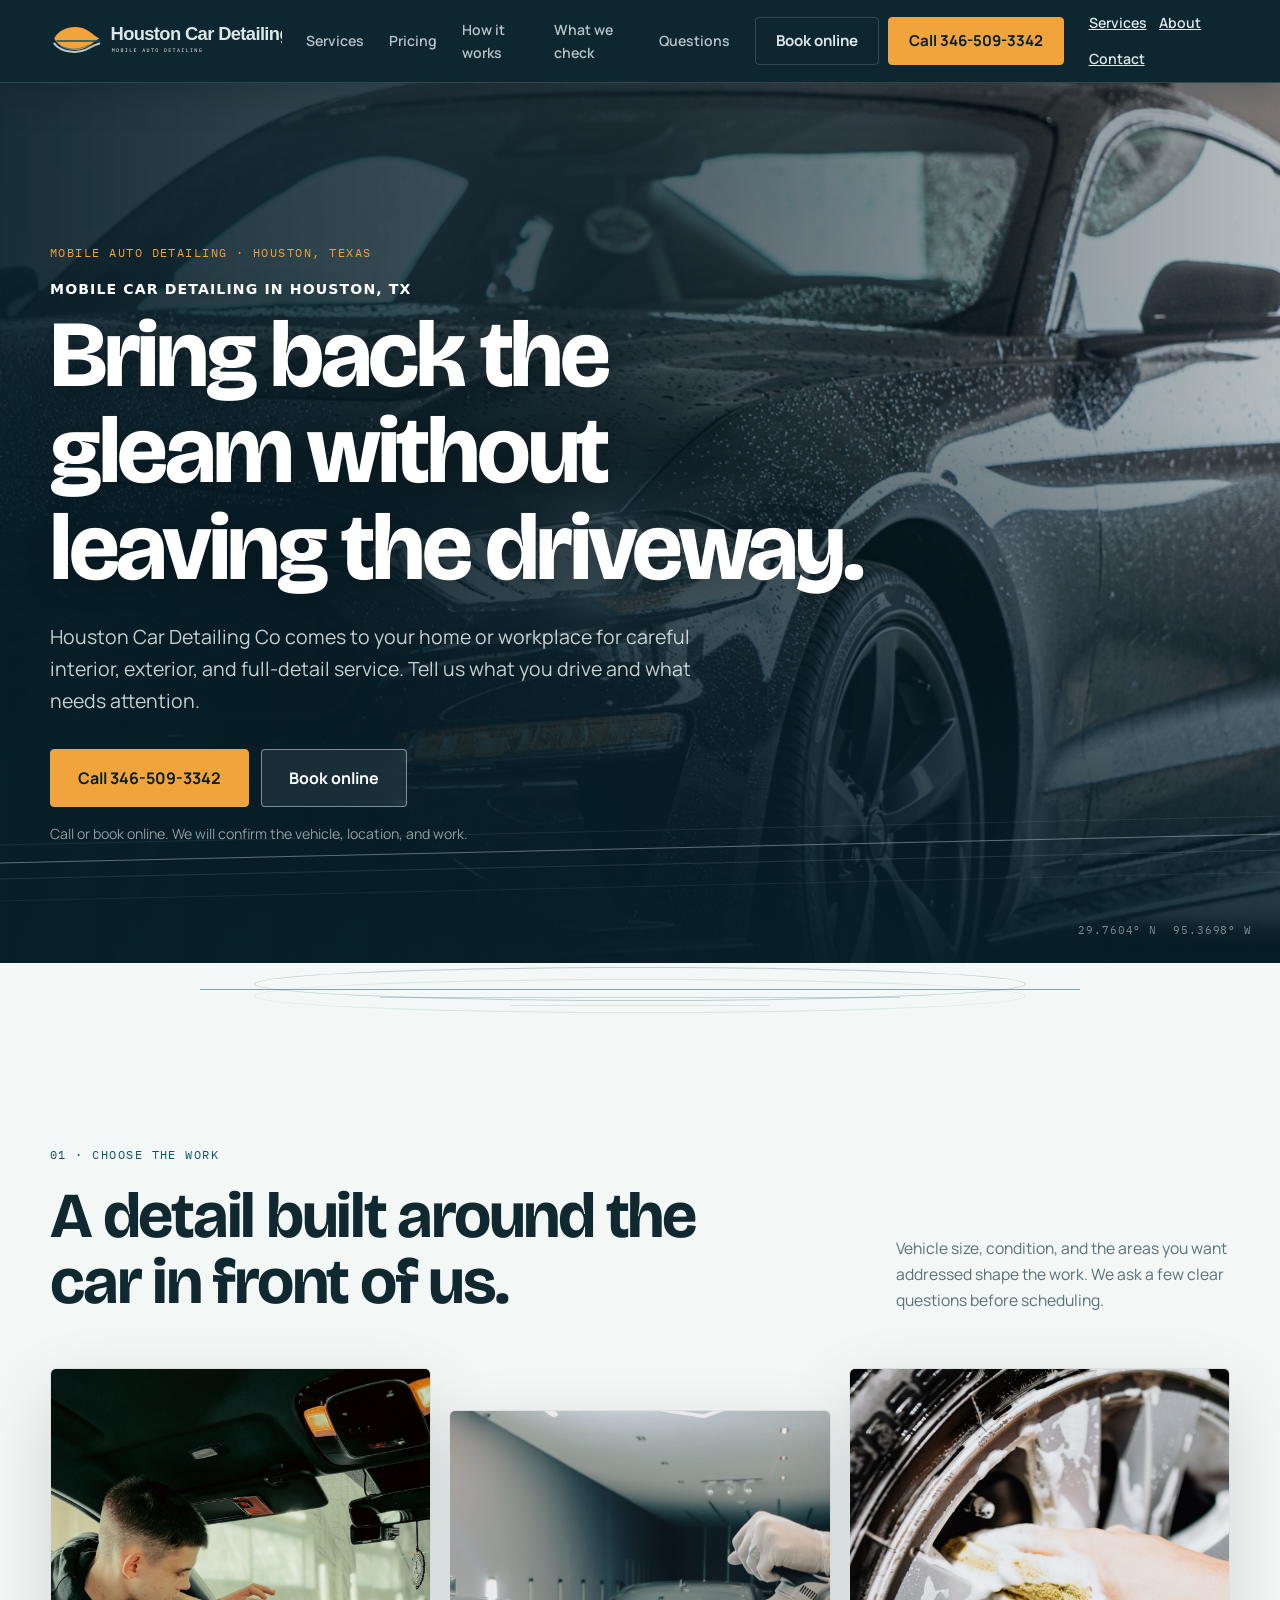
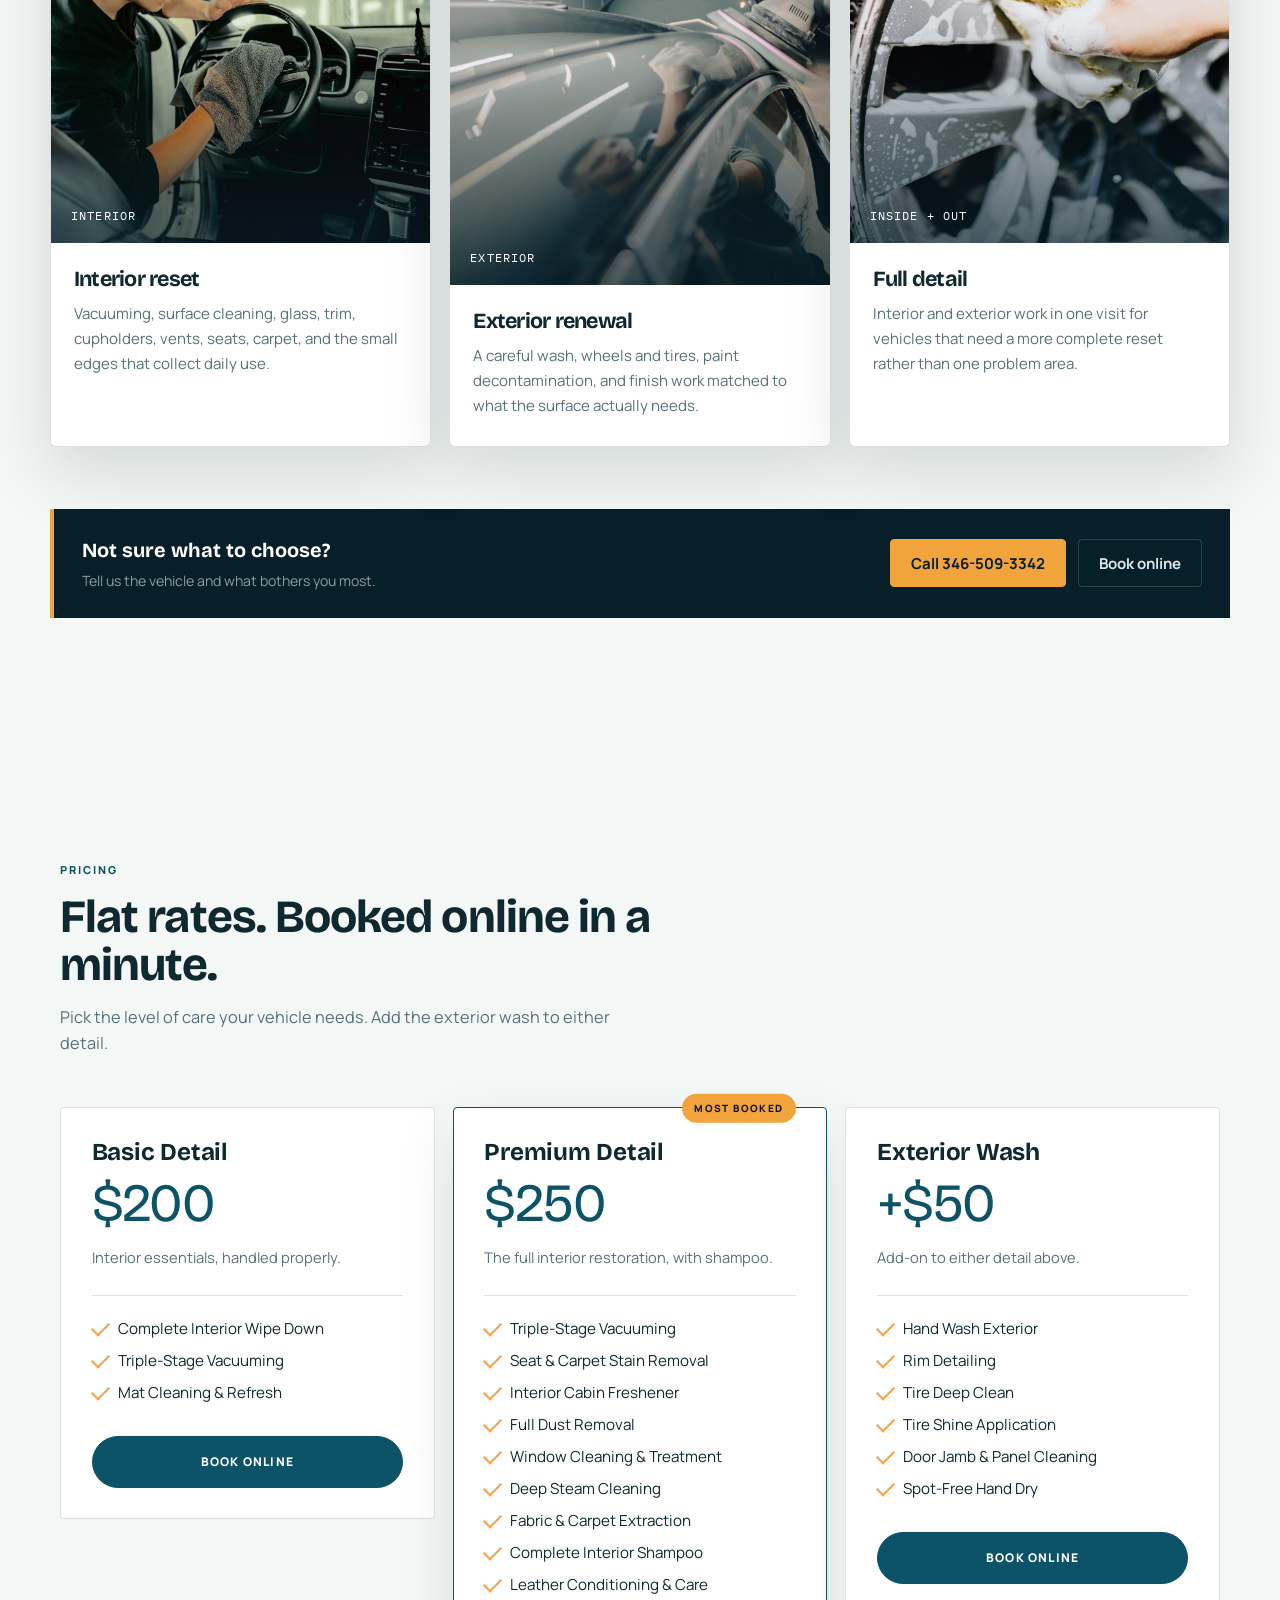
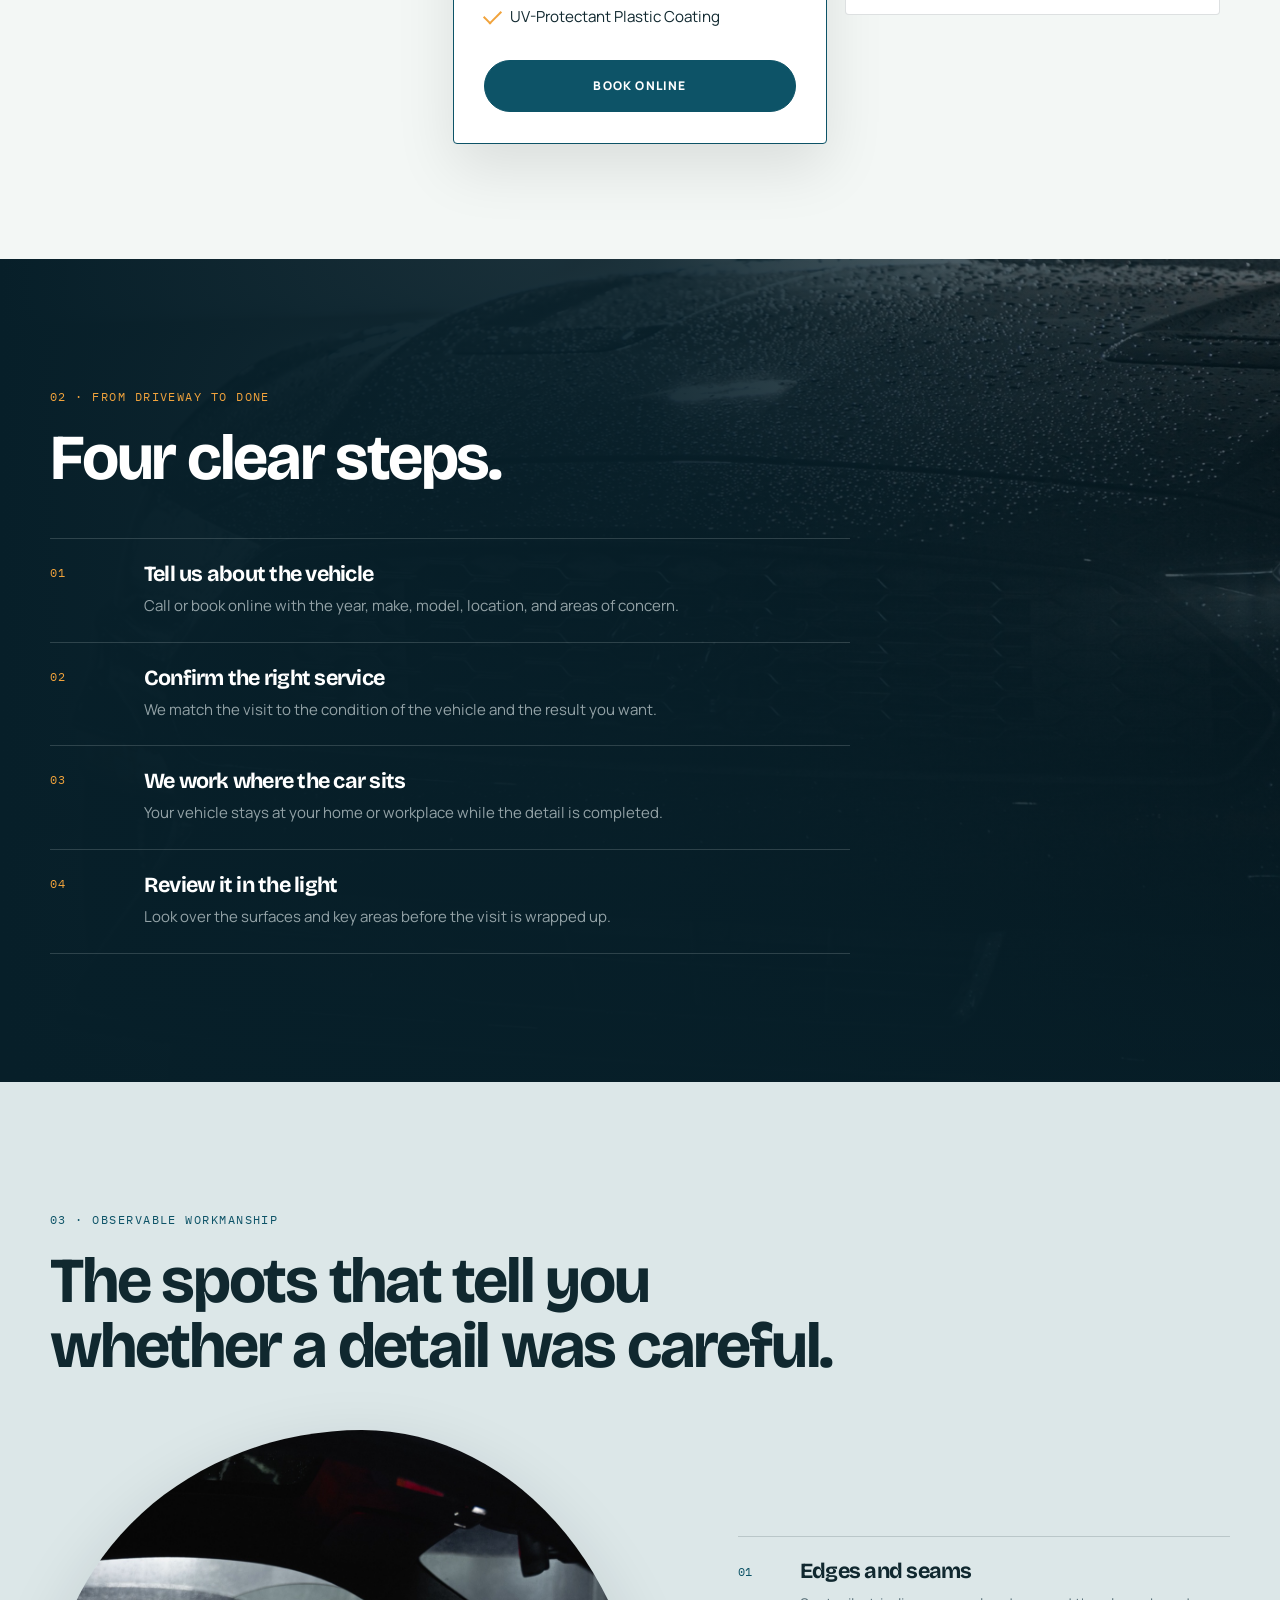
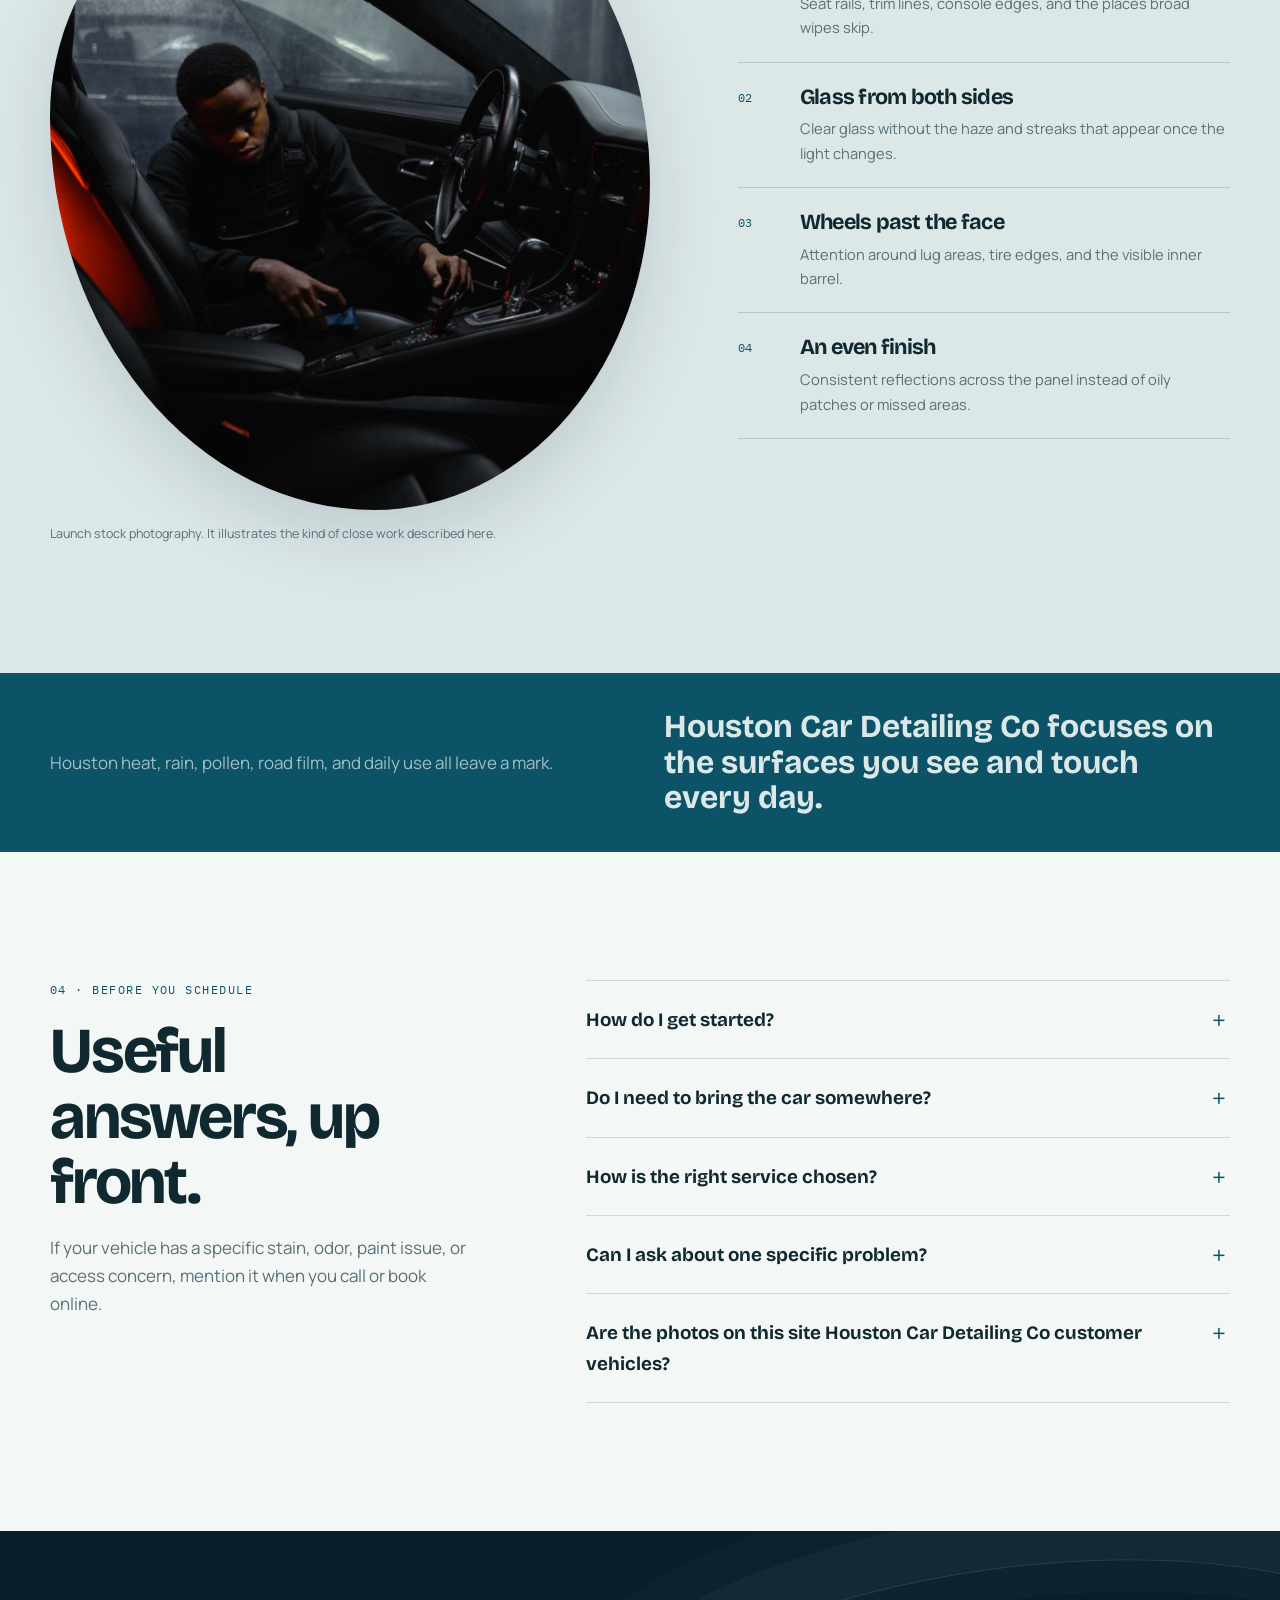
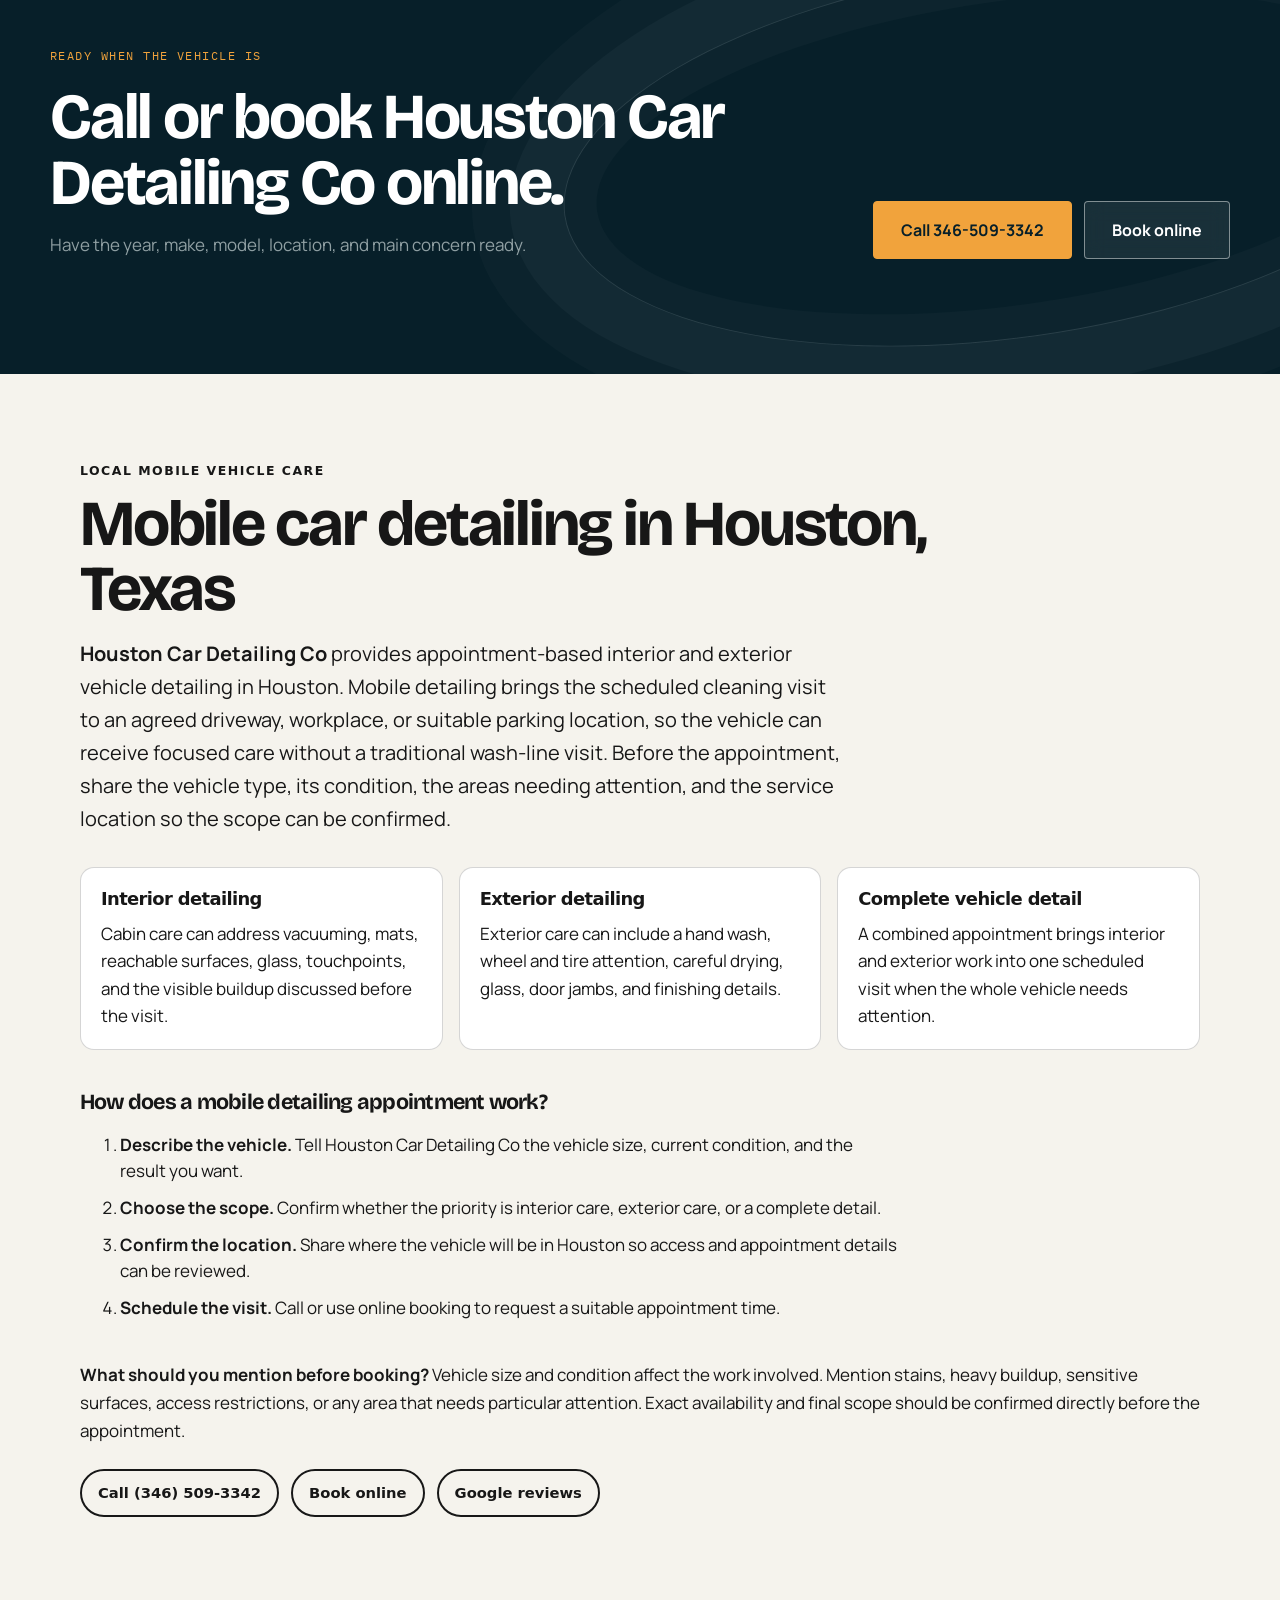
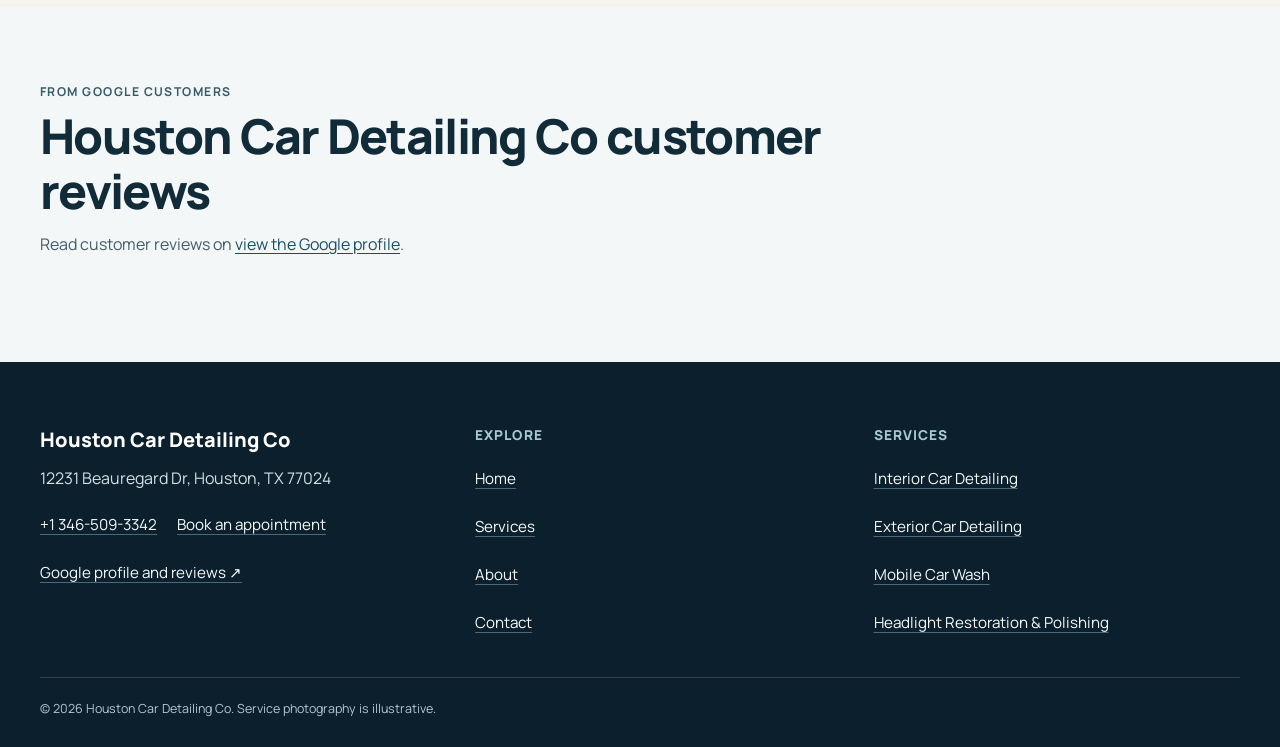
<file: index.html>
<!doctype html>
<html lang="en">
  <head>
    <meta charset="UTF-8" />
    <meta name="viewport" content="width=device-width, initial-scale=1" />
    <title>Mobile Car Detailing in Houston, TX | Houston Car Detailing Co</title>
    <meta name="theme-color" content="#071f29" />
    <link rel="canonical" href="https://houstoncardetailingco.shop/" />
    <link rel="icon" href="assets/favicon.svg" type="image/svg+xml" />
    <link rel="preconnect" href="https://fonts.googleapis.com" />
    <link rel="preconnect" href="https://fonts.gstatic.com" crossorigin />
    <link
      href="https://fonts.googleapis.com/css2?family=Bricolage+Grotesque:opsz,wdth,wght@12..96,75..100,500..800&family=IBM+Plex+Mono:wght@500&family=Manrope:wght@400;500;600;700&display=swap"
      rel="stylesheet"
    />
    <link rel="stylesheet" href="styles.css" />
    <script>document.documentElement.classList.add("js");</script>
    <script type="application/ld+json">
{
  "@context": "https://schema.org",
  "@type": "AutoWash",
  "name": "Houston Car Detailing Co",
  "url": "https://houstoncardetailingco.shop/",
  "telephone": "+1 346-509-3342",
  "address": {
    "@type": "PostalAddress",
    "streetAddress": "12231 Beauregard Dr",
    "addressLocality": "Houston",
    "addressRegion": "TX",
    "postalCode": "77024",
    "addressCountry": "US"
  },
  "description": "Mobile auto detailing in Houston, Texas, including interior, exterior, and full-detail service.",
  "areaServed": {
    "@type": "City",
    "name": "Houston",
    "containedInPlace": {
      "@type": "State",
      "name": "Texas"
    }
  },
  "image": "https://houstoncardetailingco.shop/assets/hero-wet-black-car.jpg",
  "potentialAction": {
    "@type": "ReserveAction",
    "target": "https://cal.com/sumitdatta/auto-detail-service"
  },
  "hasOfferCatalog": {
    "@type": "OfferCatalog",
    "name": "Detailing packages",
    "itemListElement": [
      {
        "@type": "Offer",
        "name": "Basic Detail",
        "price": "200",
        "priceCurrency": "USD",
        "availability": "https://schema.org/InStock",
        "url": "https://houstoncardetailingco.shop/#pricing",
        "itemOffered": {
          "@type": "Service",
          "name": "Basic Detail",
          "description": "Interior essentials: complete interior wipe down, triple-stage vacuuming, and mat cleaning and refresh."
        }
      },
      {
        "@type": "Offer",
        "name": "Premium Detail",
        "price": "250",
        "priceCurrency": "USD",
        "availability": "https://schema.org/InStock",
        "url": "https://houstoncardetailingco.shop/#pricing",
        "itemOffered": {
          "@type": "Service",
          "name": "Premium Detail",
          "description": "Full interior restoration: triple-stage vacuuming, seat and carpet stain removal, cabin freshener, full dust removal, window cleaning and treatment, deep steam cleaning, fabric and carpet extraction, complete interior shampoo, leather conditioning, and UV-protectant plastic coating."
        }
      },
      {
        "@type": "Offer",
        "name": "Exterior Wash",
        "price": "50",
        "priceCurrency": "USD",
        "availability": "https://schema.org/InStock",
        "url": "https://houstoncardetailingco.shop/#pricing",
        "itemOffered": {
          "@type": "Service",
          "name": "Exterior Wash",
          "description": "Add-on to either detail: hand wash exterior, rim detailing, tire deep clean, tire shine application, door jamb and panel cleaning, and spot-free hand dry."
        }
      }
    ]
  },
  "priceRange": "$200-$250",
  "@id": "https://houstoncardetailingco.shop/#business",
  "geo": {
    "@type": "GeoCoordinates",
    "latitude": 29.765985655678,
    "longitude": -95.542816651251
  },
  "sameAs": [
    "https://g.page/r/CanDEZOemDqSEBM/review"
  ],
  "contactPoint": {
    "@type": "ContactPoint",
    "telephone": "+1 346-509-3342",
    "contactType": "customer service",
    "areaServed": "US-TX",
    "availableLanguage": "English"
  }
}
    </script>
<!-- SEO-GEO:START -->
  <meta name="description" content="Mobile car detailing in Houston, TX from Houston Car Detailing Co, with interior cleaning, exterior hand washing, and complete details. Call or book online.">
  <meta name="robots" content="index, follow, max-image-preview:large, max-snippet:-1, max-video-preview:-1">
  <meta property="og:locale" content="en_US">
  <meta property="og:type" content="website">
  <meta property="og:site_name" content="Houston Car Detailing Co">
  <meta property="og:title" content="Mobile Car Detailing in Houston, TX | Houston Car Detailing Co">
  <meta property="og:description" content="Mobile car detailing in Houston, TX from Houston Car Detailing Co, with interior cleaning, exterior hand washing, and complete details. Call or book online.">
  <meta property="og:url" content="https://houstoncardetailingco.shop/">
  <meta property="og:image" content="https://houstoncardetailingco.shop/assets/hero-wet-black-car.jpg">
  <meta name="twitter:image" content="https://houstoncardetailingco.shop/assets/hero-wet-black-car.jpg">
  <meta name="twitter:card" content="summary_large_image">
  <meta name="twitter:title" content="Mobile Car Detailing in Houston, TX | Houston Car Detailing Co">
  <meta name="twitter:description" content="Mobile car detailing in Houston, TX from Houston Car Detailing Co, with interior cleaning, exterior hand washing, and complete details. Call or book online.">
  <style id="seo-geo-styles">
    .seo-local-intent { display:block; margin:0 0 .55rem; font:700 clamp(.78rem,1.1vw,.95rem)/1.2 system-ui,sans-serif; letter-spacing:.08em; text-transform:uppercase; }
    .seo-geo-section { background:#f5f3ed; color:#171717; padding:clamp(3.5rem,7vw,6.5rem) clamp(1.25rem,5vw,5rem); }
    .seo-geo-inner { width:min(1120px,100%); margin:0 auto; }
    .seo-geo-kicker { margin:0 0 .75rem; font:700 .78rem/1.2 system-ui,sans-serif; letter-spacing:.12em; text-transform:uppercase; }
    .seo-geo-section h2 { max-width:22ch; margin:0 0 1rem; color:inherit; font-size:clamp(2rem,5vw,4rem); line-height:1.02; }
    .seo-geo-answer { max-width:760px; margin:0 0 2rem; font-size:clamp(1.05rem,2vw,1.25rem); line-height:1.65; }
    .seo-geo-grid { display:grid; grid-template-columns:repeat(3,minmax(0,1fr)); gap:1rem; margin:2rem 0; }
    .seo-geo-card { border:1px solid rgba(23,23,23,.18); border-radius:14px; padding:1.25rem; background:#fff; }
    .seo-geo-card h3 { margin:0 0 .6rem; color:inherit; font:700 1.12rem/1.25 system-ui,sans-serif; }
    .seo-geo-card p { margin:0; line-height:1.6; }
    .seo-geo-steps { max-width:820px; margin:2.5rem 0; }
    .seo-geo-steps li { margin:.65rem 0; line-height:1.55; }
    .seo-geo-actions { display:flex; flex-wrap:wrap; gap:.75rem; margin-top:1.5rem; }
    .seo-geo-action { display:inline-flex; align-items:center; min-height:48px; padding:.75rem 1rem; border:2px solid currentColor; border-radius:999px; color:inherit; font:700 .92rem/1 system-ui,sans-serif; text-decoration:none; }
    @media (max-width:760px) { .seo-geo-grid { grid-template-columns:1fr; } }
  </style>
<!-- SEO-GEO:END -->
  <script id="seo-geo-entity-schema" type="application/ld+json">
{
  "@context": "https://schema.org",
  "@graph": [
    {
      "@type": "WebSite",
      "@id": "https://houstoncardetailingco.shop/#website",
      "url": "https://houstoncardetailingco.shop/",
      "name": "Houston Car Detailing Co",
      "inLanguage": "en-US",
      "publisher": {
        "@id": "https://houstoncardetailingco.shop/#business"
      }
    },
    {
      "@type": "Service",
      "@id": "https://houstoncardetailingco.shop/#mobile-car-detailing",
      "name": "Mobile Car Detailing in Houston, Texas",
      "serviceType": "Mobile car detailing",
      "provider": {
        "@id": "https://houstoncardetailingco.shop/#business"
      },
      "areaServed": {
        "@type": "City",
        "name": "Houston",
        "containedInPlace": {
          "@type": "State",
          "name": "Texas"
        }
      },
      "url": "https://houstoncardetailingco.shop/#services"
    }
  ]
}
  </script>
<style id="SEO-NEXT-NAV-CSS">.seo-next-nav{display:flex;gap:.8rem;flex-wrap:wrap}.seo-next-footer-nav{padding:1rem}.seo-next-footer-nav a{color:inherit}</style><link rel="stylesheet" href="/portfolio-components.css">
</head>
  <body>
    <a class="skip-link" href="#main">Skip to content</a>

    <header class="site-header">
      <div class="header-inner">
        <a class="brand" href="#top" aria-label="Houston Car Detailing Co, home">
          <img src="assets/logo.svg" alt="" width="278" height="56" />
        </a>

        <button
          class="menu-toggle"
          type="button"
          data-menu-toggle
          aria-expanded="false"
          aria-controls="primary-nav"
        >
          <span aria-hidden="true"><i></i><i></i><i></i></span>
          <span class="sr-only">Open menu</span>
        </button>

        <nav class="site-nav" id="primary-nav" data-nav aria-label="Primary">
          <a href="#services">Services</a>
          <a href="#pricing">Pricing</a>
          <a href="#process">How it works</a>
          <a href="#workmanship">What we check</a>
          <a href="#faq">Questions</a>
          <span class="nav-actions">
            <a class="btn btn-secondary" href="https://cal.com/sumitdatta/auto-detail-service">
              Book online
            </a>
            <a class="btn btn-primary" href="tel:+13465093342">Call 346-509-3342</a>
          </span>
        <!-- SEO-NEXT-NAV:START --><div class="seo-next-nav" aria-label="Expanded site pages"><a href="/services/">Services</a><a href="/about/">About</a><a href="/contact/">Contact</a></div><!-- SEO-NEXT-NAV:END --></nav>
      </div>
    </header>

    <main id="main">
      <section class="hero" id="top">
        <div class="hero-image" aria-hidden="true">
          <img
            src="assets/hero-wet-black-car.jpg"
            alt=""
            width="3519"
            height="5279"
            fetchpriority="high"
          />
        </div>
        <div class="hero-shade" aria-hidden="true"></div>
        <div class="hero-waterline" aria-hidden="true"></div>

        <div class="hero-content shell">
          <p class="eyebrow">Mobile auto detailing · Houston, Texas</p>
          <h1><span class="seo-local-intent" data-seo-local-intent>Mobile Car Detailing in Houston, TX</span>Bring back the gleam without leaving the driveway.</h1>
          <p class="hero-lead">
            Houston Car Detailing Co comes to your home or workplace for careful interior, exterior,
            and full-detail service. Tell us what you drive and what needs attention.
          </p>
          <div class="cta-row">
            <a class="btn btn-primary btn-large" href="tel:+13465093342">
              Call 346-509-3342
            </a>
            <a
              class="btn btn-glass btn-large"
              href="https://cal.com/sumitdatta/auto-detail-service"
            >
              Book online
            </a>
          </div>
          <p class="cta-note">Call or book online. We will confirm the vehicle, location, and work.</p>
        </div>

        <div class="hero-index" aria-hidden="true">
          <span>29.7604° N</span>
          <span>95.3698° W</span>
        </div>
      </section>

      <div class="reflection-divider" aria-hidden="true">
        <span></span><span></span><span></span>
      </div>

      <section class="services section" id="services">
        <div class="shell">
          <div class="section-heading">
            <div>
              <p class="section-label">01 · Choose the work</p>
              <h2>A detail built around the car in front of us.</h2>
            </div>
            <p>
              Vehicle size, condition, and the areas you want addressed shape the work.
              We ask a few clear questions before scheduling.
            </p>
          </div>

          <div class="service-grid">
            <article class="service-card reveal">
              <div class="service-image">
                <img
                  src="assets/interior-care.jpg"
                  alt="A detailer wiping a car steering wheel and dashboard"
                  width="3154"
                  height="5606"
                  loading="lazy"
                />
                <span>Interior</span>
              </div>
              <div class="service-copy">
                <h3>Interior reset</h3>
                <p>
                  Vacuuming, surface cleaning, glass, trim, cupholders, vents, seats,
                  carpet, and the small edges that collect daily use.
                </p>
              </div>
            </article>

            <article class="service-card service-card-lift reveal">
              <div class="service-image">
                <img
                  src="assets/polish-reflection.jpg"
                  alt="A polishing machine working across a reflective car surface"
                  width="6960"
                  height="4640"
                  loading="lazy"
                />
                <span>Exterior</span>
              </div>
              <div class="service-copy">
                <h3>Exterior renewal</h3>
                <p>
                  A careful wash, wheels and tires, paint decontamination, and finish work
                  matched to what the surface actually needs.
                </p>
              </div>
            </article>

            <article class="service-card reveal">
              <div class="service-image">
                <img
                  src="assets/wheel-wash.jpg"
                  alt="A car wheel and tire covered in cleaning foam"
                  width="6720"
                  height="4480"
                  loading="lazy"
                />
                <span>Inside + out</span>
              </div>
              <div class="service-copy">
                <h3>Full detail</h3>
                <p>
                  Interior and exterior work in one visit for vehicles that need a more
                  complete reset rather than one problem area.
                </p>
              </div>
            </article>
          </div>

          <div class="inline-cta">
            <div>
              <strong>Not sure what to choose?</strong>
              <span>Tell us the vehicle and what bothers you most.</span>
            </div>
            <div class="cta-row">
              <a class="btn btn-primary" href="tel:+13465093342">Call 346-509-3342</a>
              <a class="btn btn-outline" href="https://cal.com/sumitdatta/auto-detail-service">
                Book online
              </a>
            </div>
          </div>
        </div>
      </section>

      <section class="rates" id="pricing" aria-labelledby="pricing-title">
        <div class="rates-shell">
          <div class="rates-head">
            <p class="rates-eyebrow">Pricing</p>
            <h2 id="pricing-title">Flat rates. Booked online in a minute.</h2>
            <p class="rates-intro">Pick the level of care your vehicle needs. Add the exterior wash to either detail.</p>
          </div>

          <div class="rate-grid">
            <article class="rate-card">
              <h3>Basic Detail</h3>
              <p class="rate-figure">$200</p>
              <p class="rate-note">Interior essentials, handled properly.</p>
              <ul class="rate-list">
                <li>Complete Interior Wipe Down</li>
                <li>Triple-Stage Vacuuming</li>
                <li>Mat Cleaning &amp; Refresh</li>
              </ul>
              <a class="rate-cta" href="https://cal.com/sumitdatta/auto-detail-service" target="_blank" rel="noopener">Book Online</a>
            </article>
            <article class="rate-card rate-card-featured">
              <span class="rate-badge">Most booked</span>
              <h3>Premium Detail</h3>
              <p class="rate-figure">$250</p>
              <p class="rate-note">The full interior restoration, with shampoo.</p>
              <ul class="rate-list">
                <li>Triple-Stage Vacuuming</li>
                <li>Seat &amp; Carpet Stain Removal</li>
                <li>Interior Cabin Freshener</li>
                <li>Full Dust Removal</li>
                <li>Window Cleaning &amp; Treatment</li>
                <li>Deep Steam Cleaning</li>
                <li>Fabric &amp; Carpet Extraction</li>
                <li>Complete Interior Shampoo</li>
                <li>Leather Conditioning &amp; Care</li>
                <li>UV-Protectant Plastic Coating</li>
              </ul>
              <a class="rate-cta" href="https://cal.com/sumitdatta/auto-detail-service" target="_blank" rel="noopener">Book Online</a>
            </article>
            <article class="rate-card">
              <h3>Exterior Wash</h3>
              <p class="rate-figure">+$50</p>
              <p class="rate-note">Add-on to either detail above.</p>
              <ul class="rate-list">
                <li>Hand Wash Exterior</li>
                <li>Rim Detailing</li>
                <li>Tire Deep Clean</li>
                <li>Tire Shine Application</li>
                <li>Door Jamb &amp; Panel Cleaning</li>
                <li>Spot-Free Hand Dry</li>
              </ul>
              <a class="rate-cta" href="https://cal.com/sumitdatta/auto-detail-service" target="_blank" rel="noopener">Book Online</a>
            </article>
          </div>
        </div>
      </section>

      <section class="process section" id="process">
        <div class="process-image" aria-hidden="true">
          <img
            src="assets/waterline-detail.jpg"
            alt=""
            width="3602"
            height="5403"
            loading="lazy"
          />
        </div>
        <div class="process-scrim" aria-hidden="true"></div>

        <div class="shell process-content">
          <p class="section-label section-label-light">02 · From driveway to done</p>
          <h2>Four clear steps.</h2>

          <ol class="process-list">
            <li class="reveal">
              <span>01</span>
              <div>
                <h3>Tell us about the vehicle</h3>
                <p>Call or book online with the year, make, model, location, and areas of concern.</p>
              </div>
            </li>
            <li class="reveal">
              <span>02</span>
              <div>
                <h3>Confirm the right service</h3>
                <p>We match the visit to the condition of the vehicle and the result you want.</p>
              </div>
            </li>
            <li class="reveal">
              <span>03</span>
              <div>
                <h3>We work where the car sits</h3>
                <p>Your vehicle stays at your home or workplace while the detail is completed.</p>
              </div>
            </li>
            <li class="reveal">
              <span>04</span>
              <div>
                <h3>Review it in the light</h3>
                <p>Look over the surfaces and key areas before the visit is wrapped up.</p>
              </div>
            </li>
          </ol>
        </div>
      </section>

      <section class="workmanship section" id="workmanship">
        <div class="shell">
          <div class="section-heading section-heading-tight">
            <div>
              <p class="section-label">03 · Observable workmanship</p>
              <h2>The spots that tell you whether a detail was careful.</h2>
            </div>
          </div>

          <div class="workmanship-layout">
            <figure class="workmanship-photo reveal">
              <img
                src="assets/interior-night.jpg"
                alt="A detailer cleaning a dark vehicle interior by hand"
                width="5971"
                height="3981"
                loading="lazy"
              />
              <figcaption>Launch stock photography. It illustrates the kind of close work described here.</figcaption>
            </figure>

            <ul class="inspection-list">
              <li class="reveal">
                <span>01</span>
                <div>
                  <h3>Edges and seams</h3>
                  <p>Seat rails, trim lines, console edges, and the places broad wipes skip.</p>
                </div>
              </li>
              <li class="reveal">
                <span>02</span>
                <div>
                  <h3>Glass from both sides</h3>
                  <p>Clear glass without the haze and streaks that appear once the light changes.</p>
                </div>
              </li>
              <li class="reveal">
                <span>03</span>
                <div>
                  <h3>Wheels past the face</h3>
                  <p>Attention around lug areas, tire edges, and the visible inner barrel.</p>
                </div>
              </li>
              <li class="reveal">
                <span>04</span>
                <div>
                  <h3>An even finish</h3>
                  <p>Consistent reflections across the panel instead of oily patches or missed areas.</p>
                </div>
              </li>
            </ul>
          </div>
        </div>
      </section>

      <section class="quote-band">
        <div class="shell quote-band-inner">
          <p>Houston heat, rain, pollen, road film, and daily use all leave a mark.</p>
          <strong>Houston Car Detailing Co focuses on the surfaces you see and touch every day.</strong>
        </div>
      </section>

      <section class="faq section" id="faq">
        <div class="shell faq-layout">
          <div class="faq-intro">
            <p class="section-label">04 · Before you schedule</p>
            <h2>Useful answers, up front.</h2>
            <p>
              If your vehicle has a specific stain, odor, paint issue, or access concern,
              mention it when you call or book online.
            </p>
          </div>

          <div class="faq-list">
            <details>
              <summary>How do I get started?</summary>
              <p>
                Call <a href="tel:+13465093342">346-509-3342</a> or
                <a href="https://cal.com/sumitdatta/auto-detail-service">book online</a>.
                Share the vehicle, location, and what you want addressed.
              </p>
            </details>
            <details>
              <summary>Do I need to bring the car somewhere?</summary>
              <p>
                No. Houston Car Detailing Co is a mobile service. The work is scheduled where the vehicle
                is parked at your Houston home or workplace.
              </p>
            </details>
            <details>
              <summary>How is the right service chosen?</summary>
              <p>
                We use the vehicle size, current condition, and your priorities to determine
                whether an interior, exterior, or full detail fits best.
              </p>
            </details>
            <details>
              <summary>Can I ask about one specific problem?</summary>
              <p>
                Yes. Describe the issue when you call or book. Photos can help explain stains,
                heavy buildup, or a paint concern before the visit.
              </p>
            </details>
            <details>
              <summary>Are the photos on this site Houston Car Detailing Co customer vehicles?</summary>
              <p>
                No. They are licensed stock photos used to show detailing subjects and
                surfaces. They are not presented as Houston Car Detailing Co's completed work.
              </p>
            </details>
          </div>
        </div>
      </section>

      <section class="final-cta">
        <div class="final-ripple" aria-hidden="true"></div>
        <div class="shell final-cta-inner">
          <div>
            <p class="section-label section-label-light">Ready when the vehicle is</p>
            <h2>Call or book Houston Car Detailing Co online.</h2>
            <p>Have the year, make, model, location, and main concern ready.</p>
          </div>
          <div class="cta-row">
            <a class="btn btn-primary btn-large" href="tel:+13465093342">
              Call 346-509-3342
            </a>
            <a
              class="btn btn-glass btn-large"
              href="https://cal.com/sumitdatta/auto-detail-service"
            >
              Book online
            </a>
          </div>
        </div>
      </section>
    <!-- SEO-GEO-LOCAL:START -->
    <section class="seo-geo-section" id="local-detailing" aria-labelledby="local-detailing-title">
      <div class="seo-geo-inner">
        <p class="seo-geo-kicker">Local mobile vehicle care</p>
        <h2 id="local-detailing-title">Mobile car detailing in Houston, Texas</h2>
        <p class="seo-geo-answer"><strong>Houston Car Detailing Co</strong> provides appointment-based interior and exterior vehicle detailing in Houston. Mobile detailing brings the scheduled cleaning visit to an agreed driveway, workplace, or suitable parking location, so the vehicle can receive focused care without a traditional wash-line visit. Before the appointment, share the vehicle type, its condition, the areas needing attention, and the service location so the scope can be confirmed.</p>

        <div class="seo-geo-grid" aria-label="Available detailing options">
          <article class="seo-geo-card">
            <h3>Interior detailing</h3>
            <p>Cabin care can address vacuuming, mats, reachable surfaces, glass, touchpoints, and the visible buildup discussed before the visit.</p>
          </article>
          <article class="seo-geo-card">
            <h3>Exterior detailing</h3>
            <p>Exterior care can include a hand wash, wheel and tire attention, careful drying, glass, door jambs, and finishing details.</p>
          </article>
          <article class="seo-geo-card">
            <h3>Complete vehicle detail</h3>
            <p>A combined appointment brings interior and exterior work into one scheduled visit when the whole vehicle needs attention.</p>
          </article>
        </div>

        <div class="seo-geo-steps">
          <h3>How does a mobile detailing appointment work?</h3>
          <ol>
            <li><strong>Describe the vehicle.</strong> Tell Houston Car Detailing Co the vehicle size, current condition, and the result you want.</li>
            <li><strong>Choose the scope.</strong> Confirm whether the priority is interior care, exterior care, or a complete detail.</li>
            <li><strong>Confirm the location.</strong> Share where the vehicle will be in Houston so access and appointment details can be reviewed.</li>
            <li><strong>Schedule the visit.</strong> Call or use online booking to request a suitable appointment time.</li>
          </ol>
        </div>

        <p><strong>What should you mention before booking?</strong> Vehicle size and condition affect the work involved. Mention stains, heavy buildup, sensitive surfaces, access restrictions, or any area that needs particular attention. Exact availability and final scope should be confirmed directly before the appointment.</p>
        <div class="seo-geo-actions">
          <a class="seo-geo-action" href="tel:+13465093342">Call (346) 509-3342</a>
          <a class="seo-geo-action" href="https://cal.com/sumitdatta/auto-detail-service" target="_blank" rel="noopener">Book online</a>
          <a class="seo-geo-action" href="https://g.page/r/CanDEZOemDqSEBM/review" target="_blank" rel="noopener">Google reviews</a>
        </div>
      </div>
    </section>
<!-- SEO-GEO-LOCAL:END -->
  <!-- PORTFOLIO-REVIEWS:START --><section class="portfolio-reviews" aria-labelledby="portfolio-reviews-title"><div class="portfolio-reviews__heading"><div><p class="portfolio-reviews__kicker">From Google customers</p><h2 id="portfolio-reviews-title">Houston Car Detailing Co customer reviews</h2><p class="portfolio-reviews__intro">Read customer reviews on <a href="https://www.google.com/maps?cid=10536902085026366377" target="_blank" rel="noopener noreferrer">view the Google profile</a>.</p></div></div></section><!-- PORTFOLIO-REVIEWS:END -->
</main>

    <footer class="portfolio-footer"><div class="portfolio-footer__grid"><div><strong class="portfolio-footer__name">Houston Car Detailing Co</strong><address>12231 Beauregard Dr, Houston, TX 77024</address><div class="portfolio-footer__contact"><a href="tel:+13465093342">+1 346-509-3342</a><a href="https://cal.com/sumitdatta/auto-detail-service">Book an appointment</a></div><a href="https://www.google.com/maps?cid=10536902085026366377" target="_blank" rel="noopener noreferrer">Google profile and reviews ↗</a></div><div><h2>Explore</h2><nav aria-label="Footer navigation"><a href="/">Home</a><a href="/services/">Services</a><a href="/about/">About</a><a href="/contact/">Contact</a></nav></div><div><h2>Services</h2><nav aria-label="Service pages"><a href="/services/interior-car-detailing/">Interior Car Detailing</a><a href="/services/exterior-car-detailing/">Exterior Car Detailing</a><a href="/services/mobile-car-wash/">Mobile Car Wash</a><a href="/services/headlight-restoration/">Headlight Restoration &amp; Polishing</a></nav></div></div><p class="portfolio-footer__bottom">© <span id="year">2026</span> Houston Car Detailing Co. Service photography is illustrative.</p></footer>

    <div class="mobile-actions" aria-label="Contact options">
      <a href="tel:+13465093342">Call</a>
      <a href="https://cal.com/sumitdatta/auto-detail-service">Book online</a>
    </div>

    <script src="script.js"></script>
  <script src="/portfolio-components.js" defer></script>
</body>
</html>
</file>
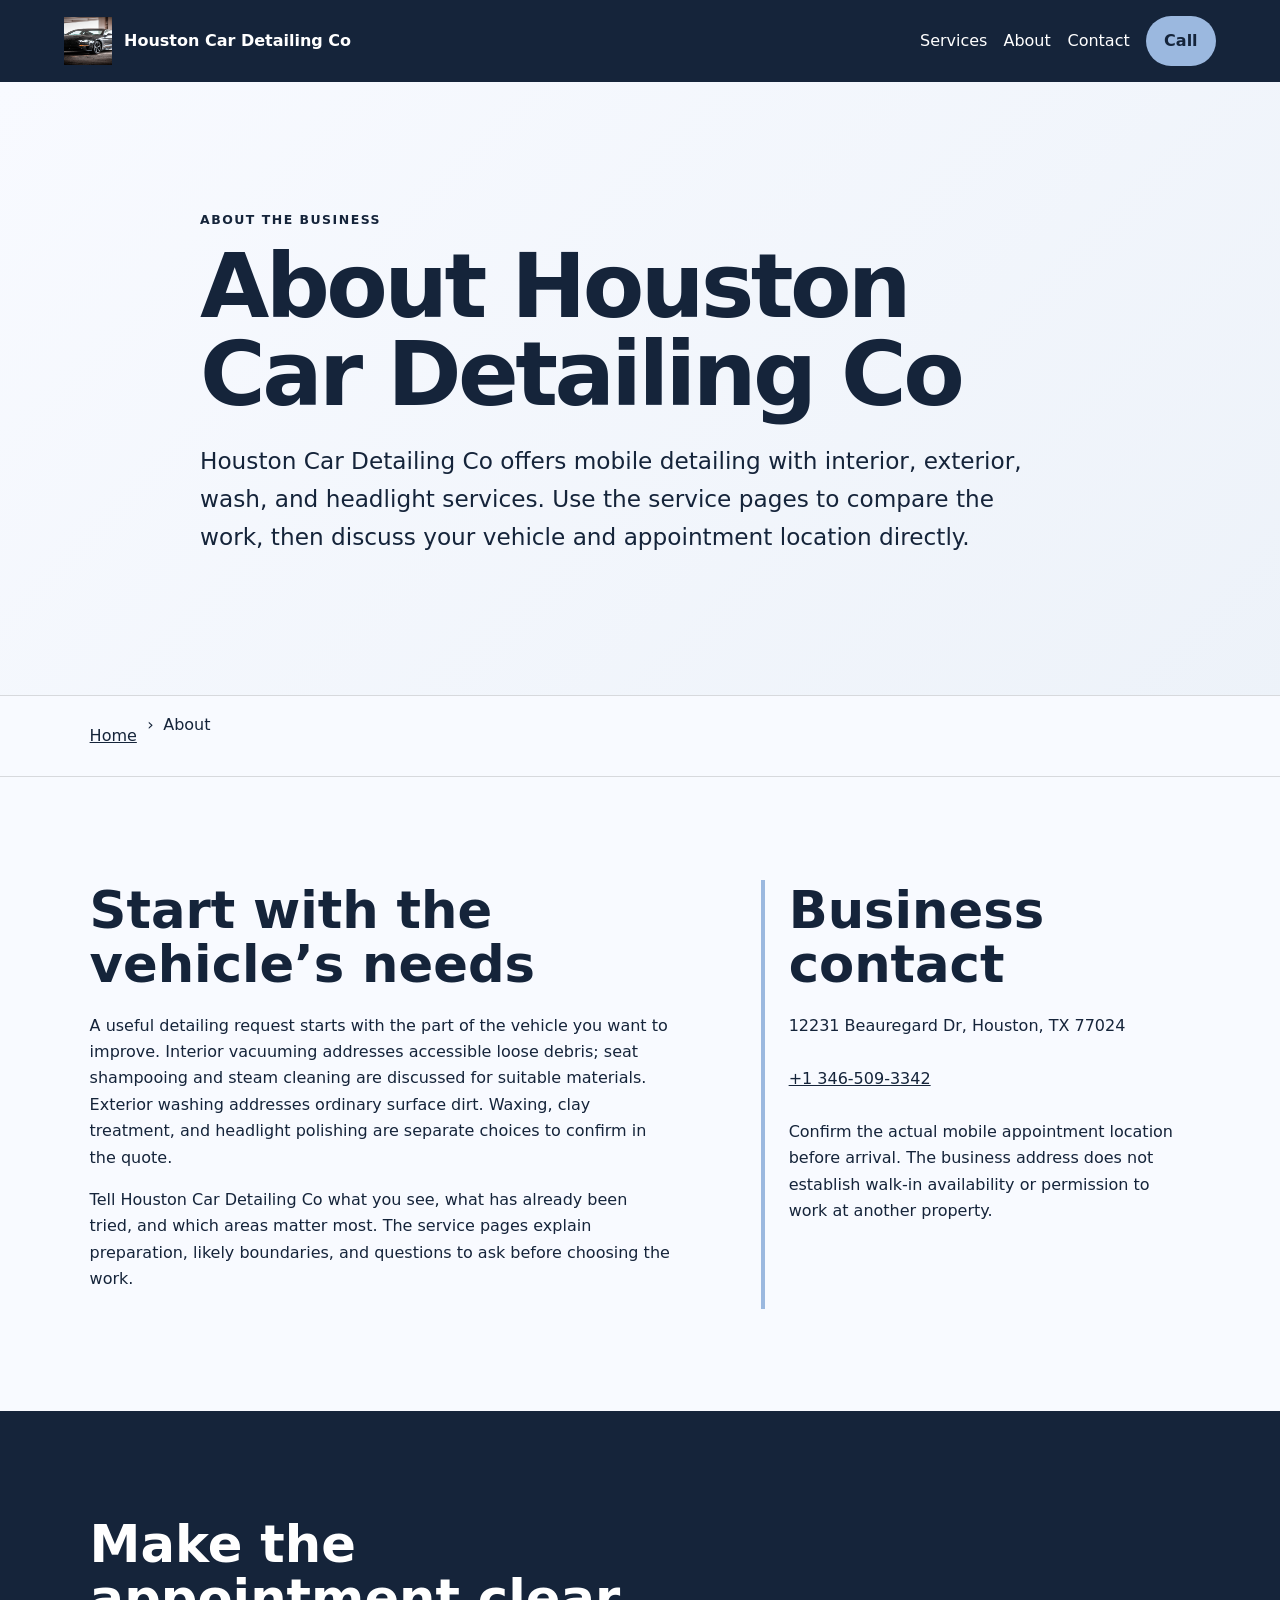
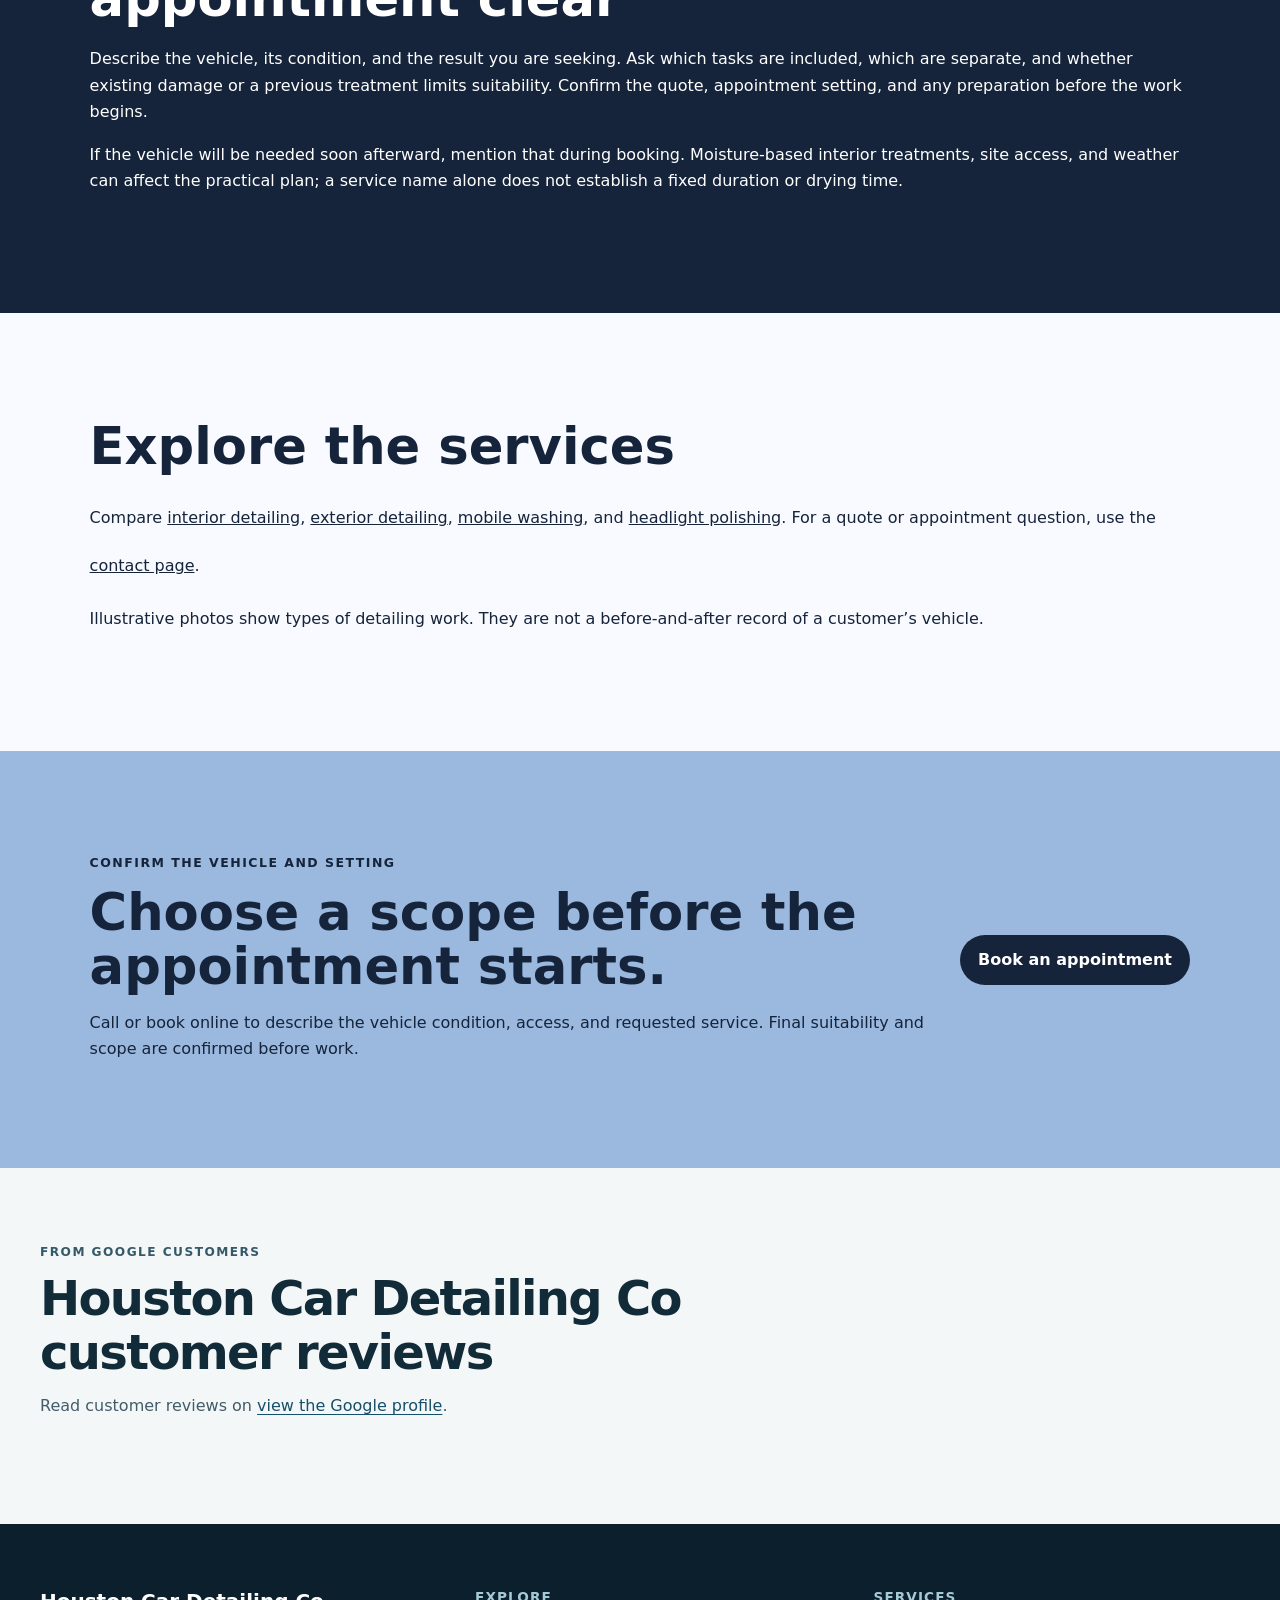
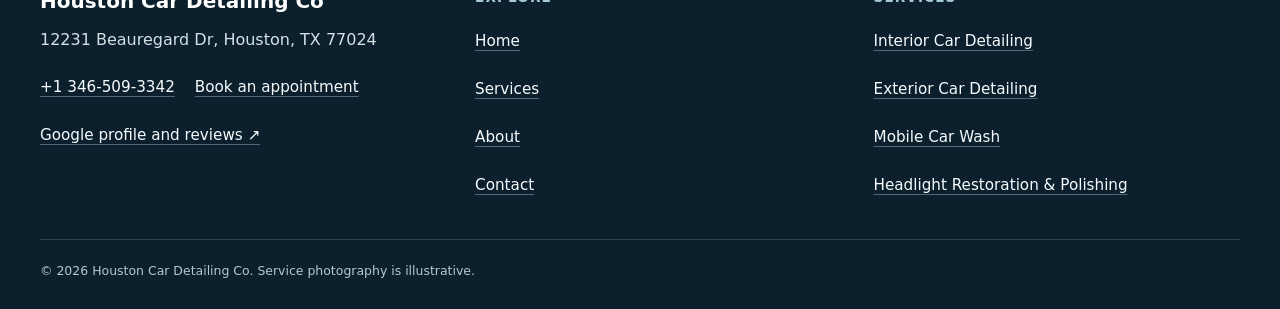
<file: about/index.html>
<!doctype html>
<html lang="en"><head>
  <meta charset="utf-8"><meta name="viewport" content="width=device-width,initial-scale=1">
  <title>About Houston Car Detailing Co | Houston, TX</title>
  <meta name="description" content="Verified identity, evidence boundaries, and appointment-planning approach for Houston Car Detailing Co in Houston, TX.">
  <meta name="robots" content="index, follow, max-image-preview:large, max-snippet:-1">
  <link rel="canonical" href="https://houstoncardetailingco.shop/about/">
  <meta property="og:type" content="website"><meta property="og:title" content="About Houston Car Detailing Co | Houston, TX">
  <meta property="og:description" content="Verified identity, evidence boundaries, and appointment-planning approach for Houston Car Detailing Co in Houston, TX."><meta property="og:url" content="https://houstoncardetailingco.shop/about/">
  <meta property="og:image" content="https://houstoncardetailingco.shop/assets/hero-wet-black-car.jpg"><meta name="twitter:card" content="summary_large_image">
  <link rel="icon" href="/assets/favicon.svg"><link rel="stylesheet" href="/seo-pages.css"><script type="application/ld+json">{
  "@context": "https://schema.org",
  "@graph": [
    {
      "@type": "BreadcrumbList",
      "@id": "https://houstoncardetailingco.shop/about/#breadcrumb",
      "itemListElement": [
        {
          "@type": "ListItem",
          "position": 1,
          "name": "Home",
          "item": "https://houstoncardetailingco.shop/"
        },
        {
          "@type": "ListItem",
          "position": 2,
          "name": "About Houston Car Detailing Co | Houston, TX",
          "item": "https://houstoncardetailingco.shop/about/"
        }
      ]
    },
    {
      "@type": "WebPage",
      "@id": "https://houstoncardetailingco.shop/about/#webpage",
      "url": "https://houstoncardetailingco.shop/about/",
      "name": "About Houston Car Detailing Co | Houston, TX",
      "description": "Verified identity, evidence boundaries, and appointment-planning approach for Houston Car Detailing Co in Houston, TX.",
      "breadcrumb": {
        "@id": "https://houstoncardetailingco.shop/about/#breadcrumb"
      },
      "isPartOf": {
        "@id": "https://houstoncardetailingco.shop/#website"
      },
      "about": {
        "@id": "https://houstoncardetailingco.shop/#business"
      }
    },
    {
      "@type": "ImageObject",
      "@id": "https://houstoncardetailingco.shop/about/#primaryimage",
      "contentUrl": "https://houstoncardetailingco.shop/assets/hero-wet-black-car.jpg",
      "caption": "Illustrative detailing artwork for Houston Car Detailing Co",
      "representativeOfPage": true
    }
  ]
}</script>
<link rel="stylesheet" href="/portfolio-components.css">
</head><body style="--pilot-accent:#9bb8df;--pilot-dark:#15243a;--pilot-paper:#f8faff">
<a class="skip-link" href="#content">Skip to content</a>
<header class="pilot-header"><a class="pilot-brand" href="/"><img src="/assets/hero-wet-black-car.jpg" width="48" height="48" alt=""><span>Houston Car Detailing Co</span></a>
<nav aria-label="Primary navigation"><a href="/services/">Services</a><a href="/about/">About</a><a href="/contact/">Contact</a><a class="pilot-call" href="tel:+13465093342">Call</a></nav></header>
<main id="content"><section class="pilot-hero text-only"><div><p class="eyebrow">About the business</p><h1>About Houston Car Detailing Co</h1><p class="pilot-answer">Houston Car Detailing Co offers mobile detailing with interior, exterior, wash, and headlight services. Use the service pages to compare the work, then discuss your vehicle and appointment location directly.</p></div></section><nav class="breadcrumbs" aria-label="Breadcrumb"><a href="/">Home</a><span>›</span><span>About</span></nav>
<section class="pilot-section pilot-grid"><div><h2>Start with the vehicle’s needs</h2><p>A useful detailing request starts with the part of the vehicle you want to improve. Interior vacuuming addresses accessible loose debris; seat shampooing and steam cleaning are discussed for suitable materials. Exterior washing addresses ordinary surface dirt. Waxing, clay treatment, and headlight polishing are separate choices to confirm in the quote.</p><p>Tell Houston Car Detailing Co what you see, what has already been tried, and which areas matter most. The service pages explain preparation, likely boundaries, and questions to ask before choosing the work.</p></div><aside><h2>Business contact</h2><p>12231 Beauregard Dr, Houston, TX 77024</p><p><a href="tel:+13465093342">+1 346-509-3342</a></p><p>Confirm the actual mobile appointment location before arrival. The business address does not establish walk-in availability or permission to work at another property.</p></aside></section>
<section class="pilot-section tone"><h2>Make the appointment clear</h2><p>Describe the vehicle, its condition, and the result you are seeking. Ask which tasks are included, which are separate, and whether existing damage or a previous treatment limits suitability. Confirm the quote, appointment setting, and any preparation before the work begins.</p><p>If the vehicle will be needed soon afterward, mention that during booking. Moisture-based interior treatments, site access, and weather can affect the practical plan; a service name alone does not establish a fixed duration or drying time.</p></section>
<section class="pilot-section"><h2>Explore the services</h2><p>Compare <a href="/services/interior-car-detailing/">interior detailing</a>, <a href="/services/exterior-car-detailing/">exterior detailing</a>, <a href="/services/mobile-car-wash/">mobile washing</a>, and <a href="/services/headlight-restoration/">headlight polishing</a>. For a quote or appointment question, use the <a href="/contact/">contact page</a>.</p><p>Illustrative photos show types of detailing work. They are not a before-and-after record of a customer’s vehicle.</p></section>
<section class="pilot-cta"><div><p class="eyebrow">Confirm the vehicle and setting</p><h2>Choose a scope before the appointment starts.</h2><p>Call or book online to describe the vehicle condition, access, and requested service. Final suitability and scope are confirmed before work.</p></div><a class="pilot-button" href="https://cal.com/sumitdatta/auto-detail-service">Book an appointment</a></section>
<!-- PORTFOLIO-REVIEWS:START --><section class="portfolio-reviews" aria-labelledby="portfolio-reviews-title"><div class="portfolio-reviews__heading"><div><p class="portfolio-reviews__kicker">From Google customers</p><h2 id="portfolio-reviews-title">Houston Car Detailing Co customer reviews</h2><p class="portfolio-reviews__intro">Read customer reviews on <a href="https://www.google.com/maps?cid=10536902085026366377" target="_blank" rel="noopener noreferrer">view the Google profile</a>.</p></div></div></section><!-- PORTFOLIO-REVIEWS:END -->
</main><footer class="portfolio-footer"><div class="portfolio-footer__grid"><div><strong class="portfolio-footer__name">Houston Car Detailing Co</strong><address>12231 Beauregard Dr, Houston, TX 77024</address><div class="portfolio-footer__contact"><a href="tel:+13465093342">+1 346-509-3342</a><a href="https://cal.com/sumitdatta/auto-detail-service">Book an appointment</a></div><a href="https://www.google.com/maps?cid=10536902085026366377" target="_blank" rel="noopener noreferrer">Google profile and reviews ↗</a></div><div><h2>Explore</h2><nav aria-label="Footer navigation"><a href="/">Home</a><a href="/services/">Services</a><a href="/about/">About</a><a href="/contact/">Contact</a></nav></div><div><h2>Services</h2><nav aria-label="Service pages"><a href="/services/interior-car-detailing/">Interior Car Detailing</a><a href="/services/exterior-car-detailing/">Exterior Car Detailing</a><a href="/services/mobile-car-wash/">Mobile Car Wash</a><a href="/services/headlight-restoration/">Headlight Restoration &amp; Polishing</a></nav></div></div><p class="portfolio-footer__bottom">© <span id="year">2026</span> Houston Car Detailing Co. Service photography is illustrative.</p></footer>
<script src="/portfolio-components.js" defer></script>
</body></html>
</file>
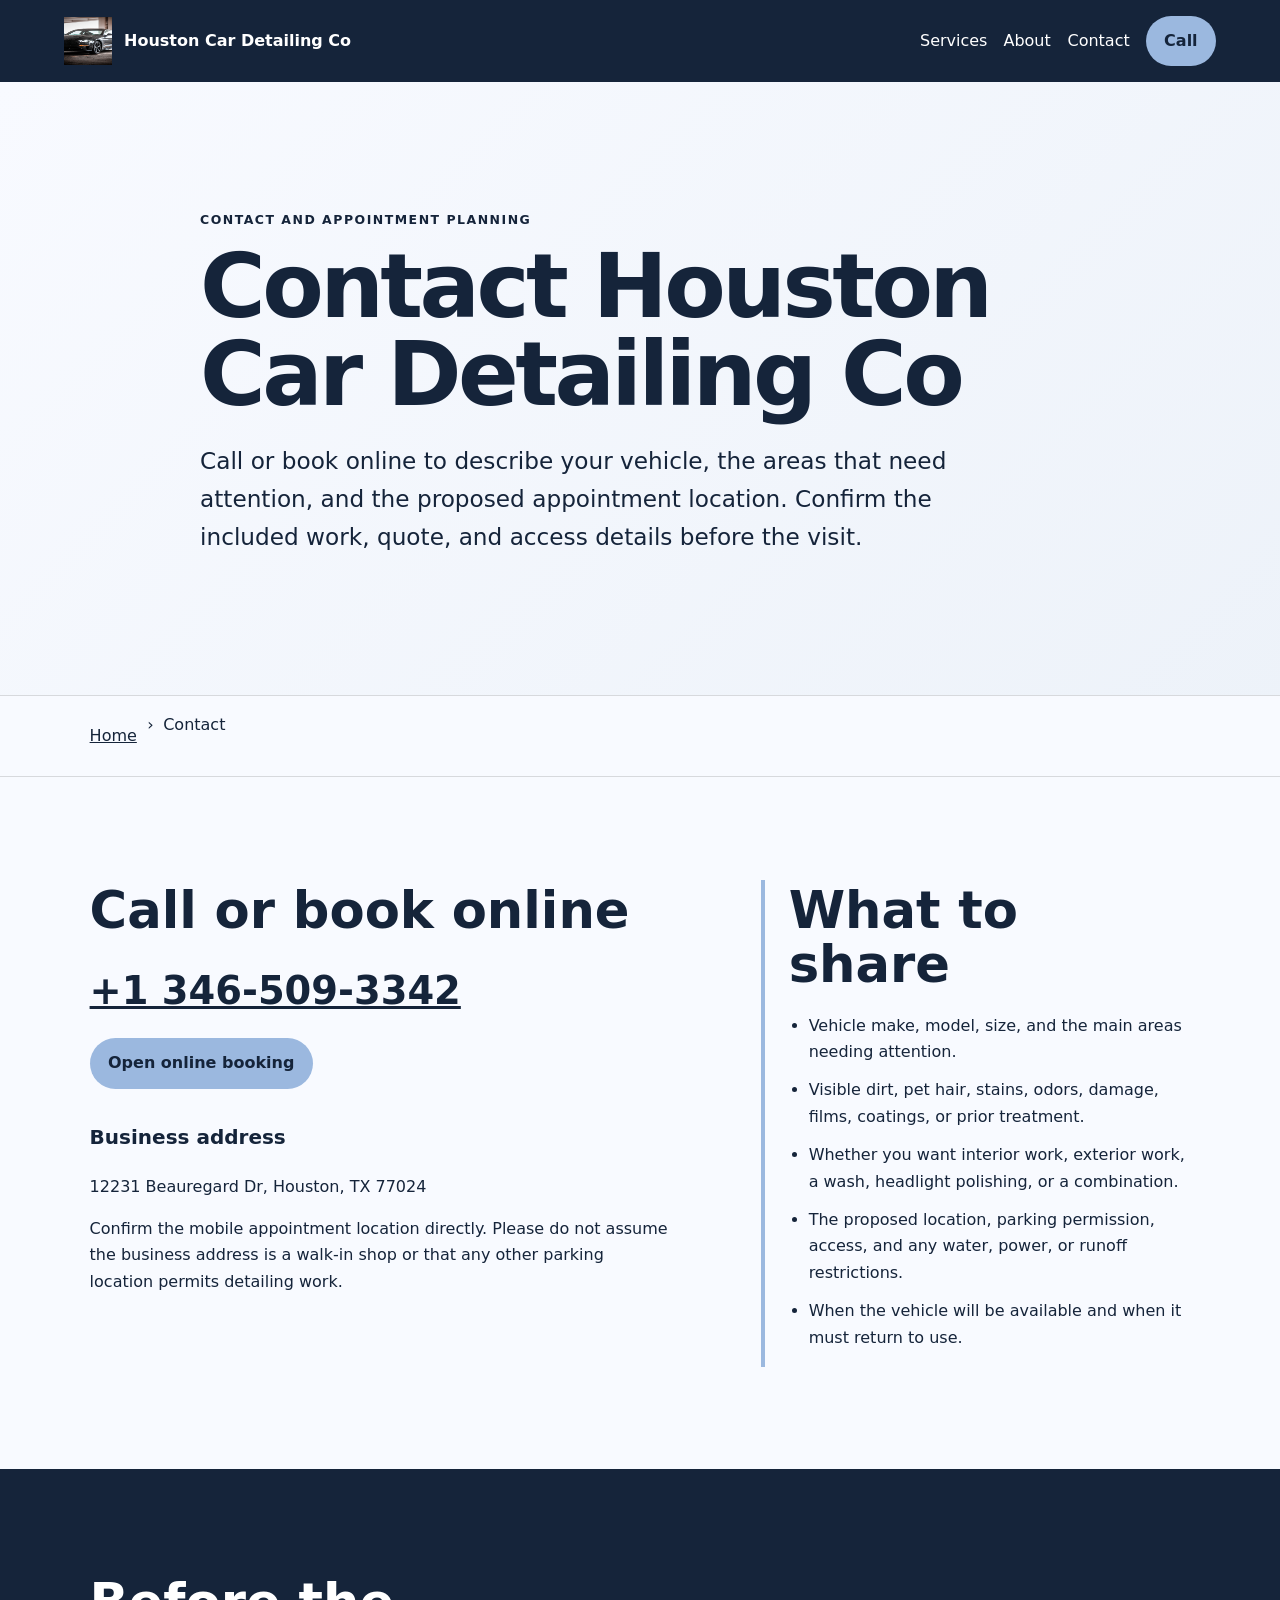
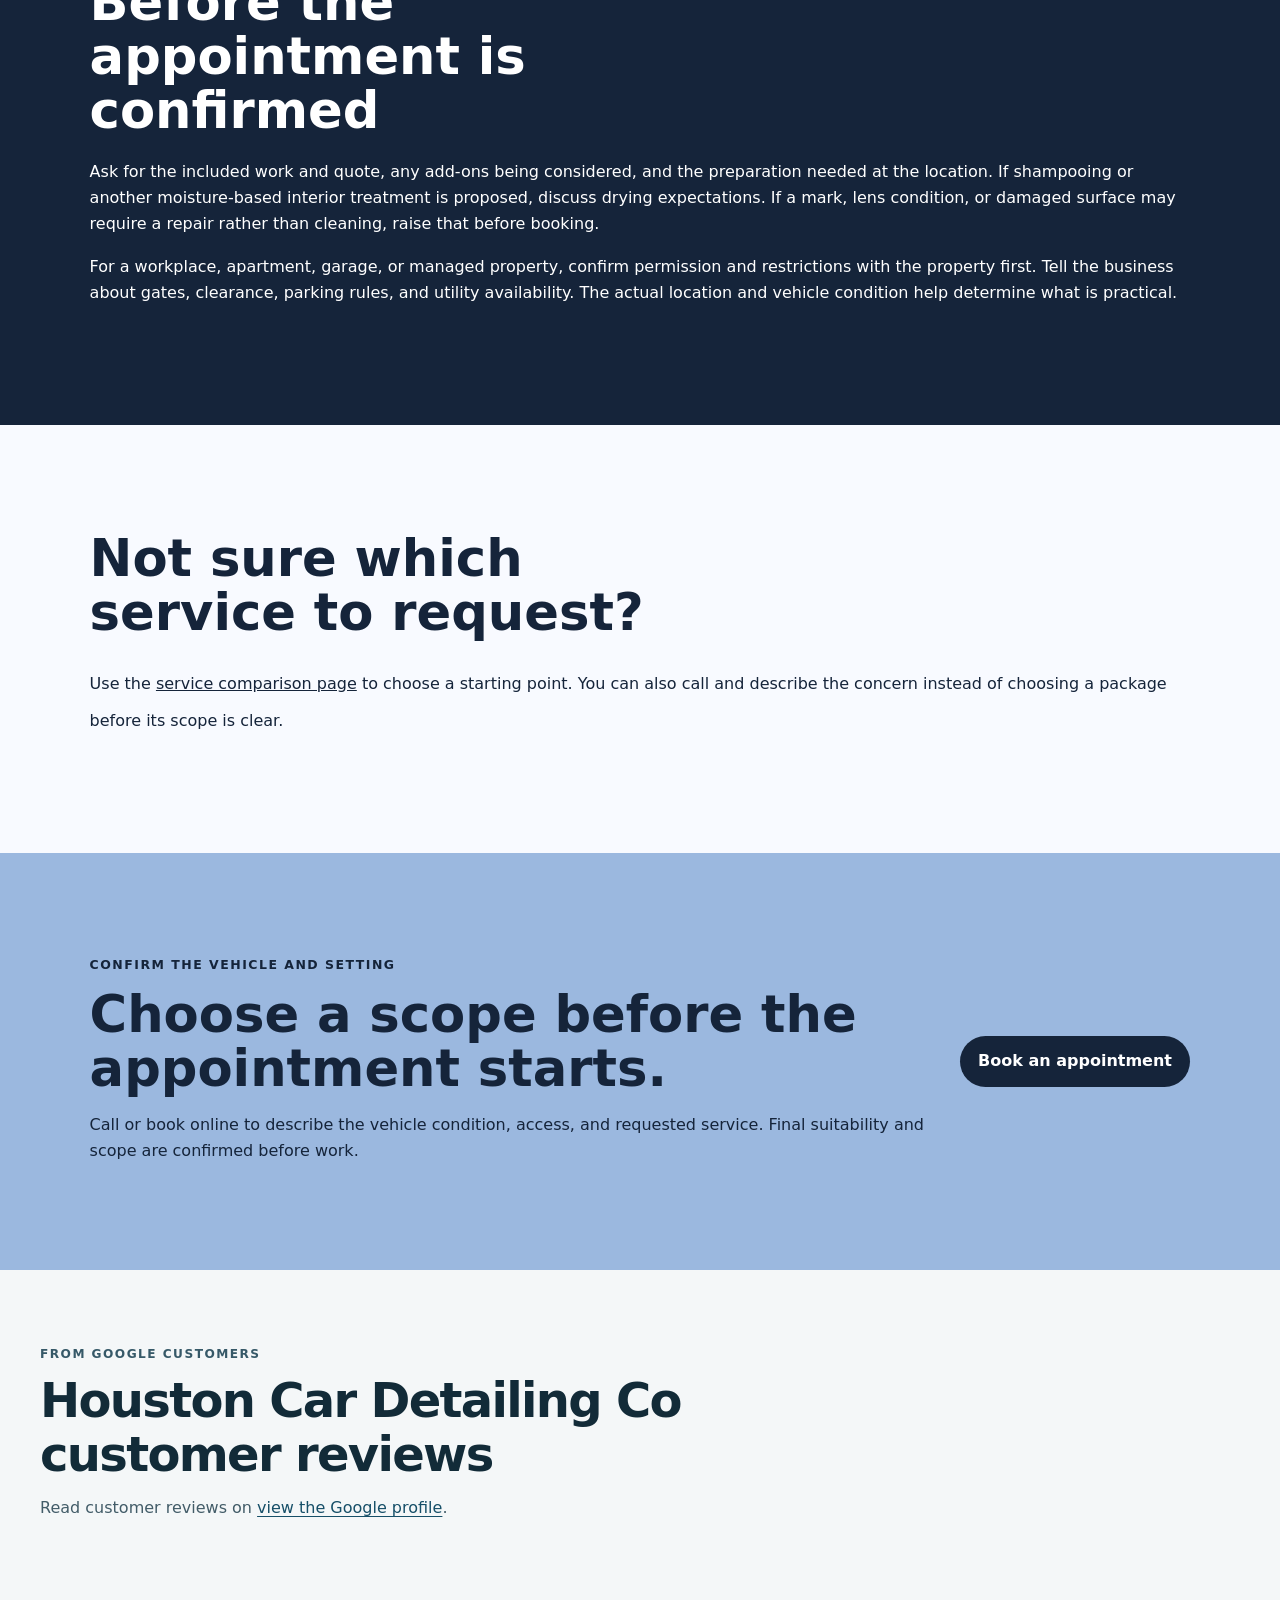
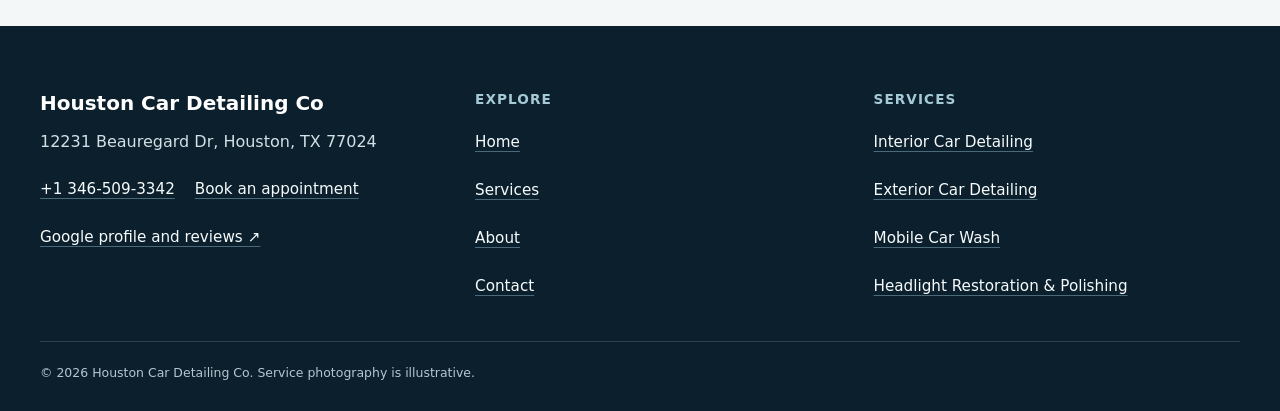
<file: contact/index.html>
<!doctype html>
<html lang="en"><head>
  <meta charset="utf-8"><meta name="viewport" content="width=device-width,initial-scale=1">
  <title>Contact Houston Car Detailing Co | Houston, TX</title>
  <meta name="description" content="Call or book Houston Car Detailing Co and confirm vehicle condition, access, and detailing scope in Houston, TX.">
  <meta name="robots" content="index, follow, max-image-preview:large, max-snippet:-1">
  <link rel="canonical" href="https://houstoncardetailingco.shop/contact/">
  <meta property="og:type" content="website"><meta property="og:title" content="Contact Houston Car Detailing Co | Houston, TX">
  <meta property="og:description" content="Call or book Houston Car Detailing Co and confirm vehicle condition, access, and detailing scope in Houston, TX."><meta property="og:url" content="https://houstoncardetailingco.shop/contact/">
  <meta property="og:image" content="https://houstoncardetailingco.shop/assets/hero-wet-black-car.jpg"><meta name="twitter:card" content="summary_large_image">
  <link rel="icon" href="/assets/favicon.svg"><link rel="stylesheet" href="/seo-pages.css"><script type="application/ld+json">{
  "@context": "https://schema.org",
  "@graph": [
    {
      "@type": "BreadcrumbList",
      "@id": "https://houstoncardetailingco.shop/contact/#breadcrumb",
      "itemListElement": [
        {
          "@type": "ListItem",
          "position": 1,
          "name": "Home",
          "item": "https://houstoncardetailingco.shop/"
        },
        {
          "@type": "ListItem",
          "position": 2,
          "name": "Contact Houston Car Detailing Co | Houston, TX",
          "item": "https://houstoncardetailingco.shop/contact/"
        }
      ]
    },
    {
      "@type": "WebPage",
      "@id": "https://houstoncardetailingco.shop/contact/#webpage",
      "url": "https://houstoncardetailingco.shop/contact/",
      "name": "Contact Houston Car Detailing Co | Houston, TX",
      "description": "Call or book Houston Car Detailing Co and confirm vehicle condition, access, and detailing scope in Houston, TX.",
      "breadcrumb": {
        "@id": "https://houstoncardetailingco.shop/contact/#breadcrumb"
      },
      "isPartOf": {
        "@id": "https://houstoncardetailingco.shop/#website"
      },
      "about": {
        "@id": "https://houstoncardetailingco.shop/#business"
      }
    },
    {
      "@type": "ImageObject",
      "@id": "https://houstoncardetailingco.shop/contact/#primaryimage",
      "contentUrl": "https://houstoncardetailingco.shop/assets/hero-wet-black-car.jpg",
      "caption": "Illustrative detailing artwork for Houston Car Detailing Co",
      "representativeOfPage": true
    }
  ]
}</script>
<link rel="stylesheet" href="/portfolio-components.css">
</head><body style="--pilot-accent:#9bb8df;--pilot-dark:#15243a;--pilot-paper:#f8faff">
<a class="skip-link" href="#content">Skip to content</a>
<header class="pilot-header"><a class="pilot-brand" href="/"><img src="/assets/hero-wet-black-car.jpg" width="48" height="48" alt=""><span>Houston Car Detailing Co</span></a>
<nav aria-label="Primary navigation"><a href="/services/">Services</a><a href="/about/">About</a><a href="/contact/">Contact</a><a class="pilot-call" href="tel:+13465093342">Call</a></nav></header>
<main id="content"><section class="pilot-hero text-only"><div><p class="eyebrow">Contact and appointment planning</p><h1>Contact Houston Car Detailing Co</h1><p class="pilot-answer">Call or book online to describe your vehicle, the areas that need attention, and the proposed appointment location. Confirm the included work, quote, and access details before the visit.</p></div></section><nav class="breadcrumbs" aria-label="Breadcrumb"><a href="/">Home</a><span>›</span><span>Contact</span></nav>
<section class="pilot-section pilot-grid"><div><h2>Call or book online</h2><p><a class="large-link" href="tel:+13465093342">+1 346-509-3342</a></p><p><a class="pilot-button" href="https://cal.com/sumitdatta/auto-detail-service">Open online booking</a></p><h3>Business address</h3><p>12231 Beauregard Dr, Houston, TX 77024</p><p>Confirm the mobile appointment location directly. Please do not assume the business address is a walk-in shop or that any other parking location permits detailing work.</p></div><aside><h2>What to share</h2><ul class="checklist"><li>Vehicle make, model, size, and the main areas needing attention.</li><li>Visible dirt, pet hair, stains, odors, damage, films, coatings, or prior treatment.</li><li>Whether you want interior work, exterior work, a wash, headlight polishing, or a combination.</li><li>The proposed location, parking permission, access, and any water, power, or runoff restrictions.</li><li>When the vehicle will be available and when it must return to use.</li></ul></aside></section>
<section class="pilot-section tone"><h2>Before the appointment is confirmed</h2><p>Ask for the included work and quote, any add-ons being considered, and the preparation needed at the location. If shampooing or another moisture-based interior treatment is proposed, discuss drying expectations. If a mark, lens condition, or damaged surface may require a repair rather than cleaning, raise that before booking.</p><p>For a workplace, apartment, garage, or managed property, confirm permission and restrictions with the property first. Tell the business about gates, clearance, parking rules, and utility availability. The actual location and vehicle condition help determine what is practical.</p></section>
<section class="pilot-section"><h2>Not sure which service to request?</h2><p>Use the <a href="/services/">service comparison page</a> to choose a starting point. You can also call and describe the concern instead of choosing a package before its scope is clear.</p></section>
<section class="pilot-cta"><div><p class="eyebrow">Confirm the vehicle and setting</p><h2>Choose a scope before the appointment starts.</h2><p>Call or book online to describe the vehicle condition, access, and requested service. Final suitability and scope are confirmed before work.</p></div><a class="pilot-button" href="https://cal.com/sumitdatta/auto-detail-service">Book an appointment</a></section>
<!-- PORTFOLIO-REVIEWS:START --><section class="portfolio-reviews" aria-labelledby="portfolio-reviews-title"><div class="portfolio-reviews__heading"><div><p class="portfolio-reviews__kicker">From Google customers</p><h2 id="portfolio-reviews-title">Houston Car Detailing Co customer reviews</h2><p class="portfolio-reviews__intro">Read customer reviews on <a href="https://www.google.com/maps?cid=10536902085026366377" target="_blank" rel="noopener noreferrer">view the Google profile</a>.</p></div></div></section><!-- PORTFOLIO-REVIEWS:END -->
</main><footer class="portfolio-footer"><div class="portfolio-footer__grid"><div><strong class="portfolio-footer__name">Houston Car Detailing Co</strong><address>12231 Beauregard Dr, Houston, TX 77024</address><div class="portfolio-footer__contact"><a href="tel:+13465093342">+1 346-509-3342</a><a href="https://cal.com/sumitdatta/auto-detail-service">Book an appointment</a></div><a href="https://www.google.com/maps?cid=10536902085026366377" target="_blank" rel="noopener noreferrer">Google profile and reviews ↗</a></div><div><h2>Explore</h2><nav aria-label="Footer navigation"><a href="/">Home</a><a href="/services/">Services</a><a href="/about/">About</a><a href="/contact/">Contact</a></nav></div><div><h2>Services</h2><nav aria-label="Service pages"><a href="/services/interior-car-detailing/">Interior Car Detailing</a><a href="/services/exterior-car-detailing/">Exterior Car Detailing</a><a href="/services/mobile-car-wash/">Mobile Car Wash</a><a href="/services/headlight-restoration/">Headlight Restoration &amp; Polishing</a></nav></div></div><p class="portfolio-footer__bottom">© <span id="year">2026</span> Houston Car Detailing Co. Service photography is illustrative.</p></footer>
<script src="/portfolio-components.js" defer></script>
</body></html>
</file>
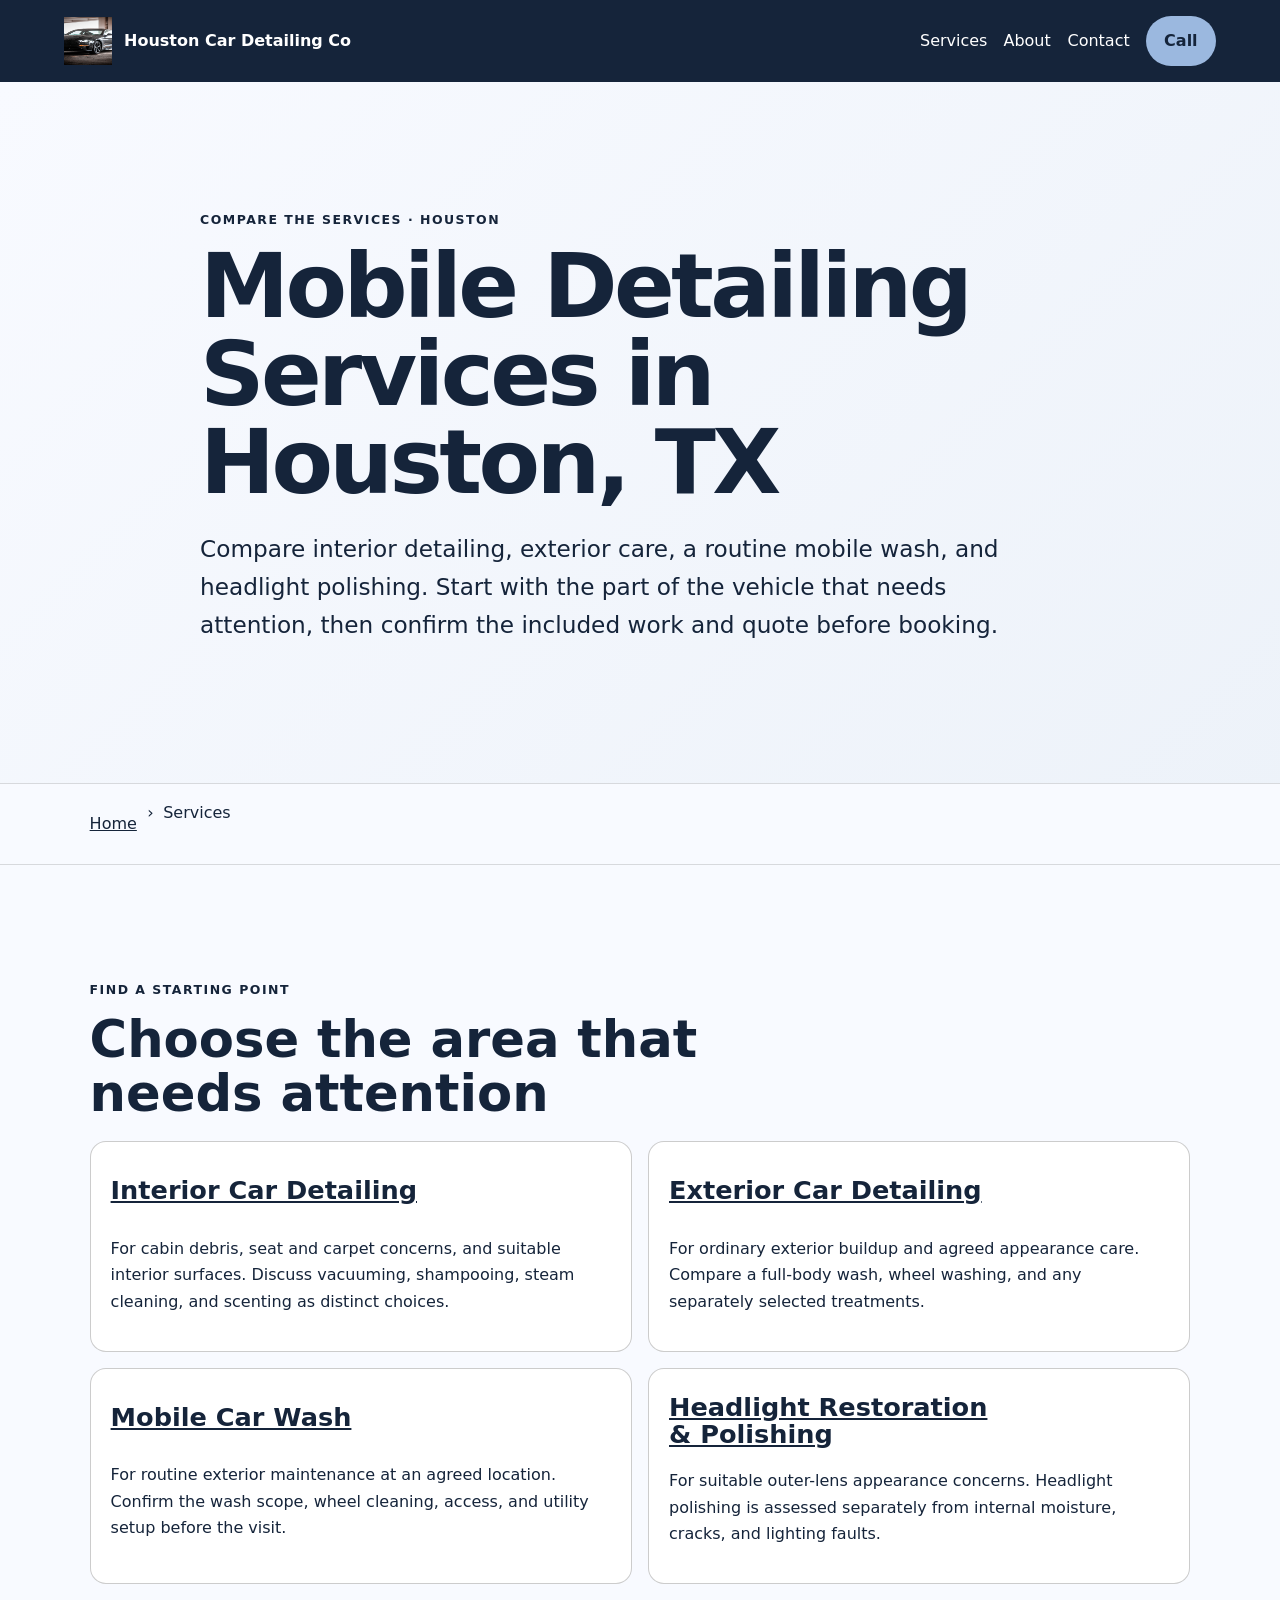
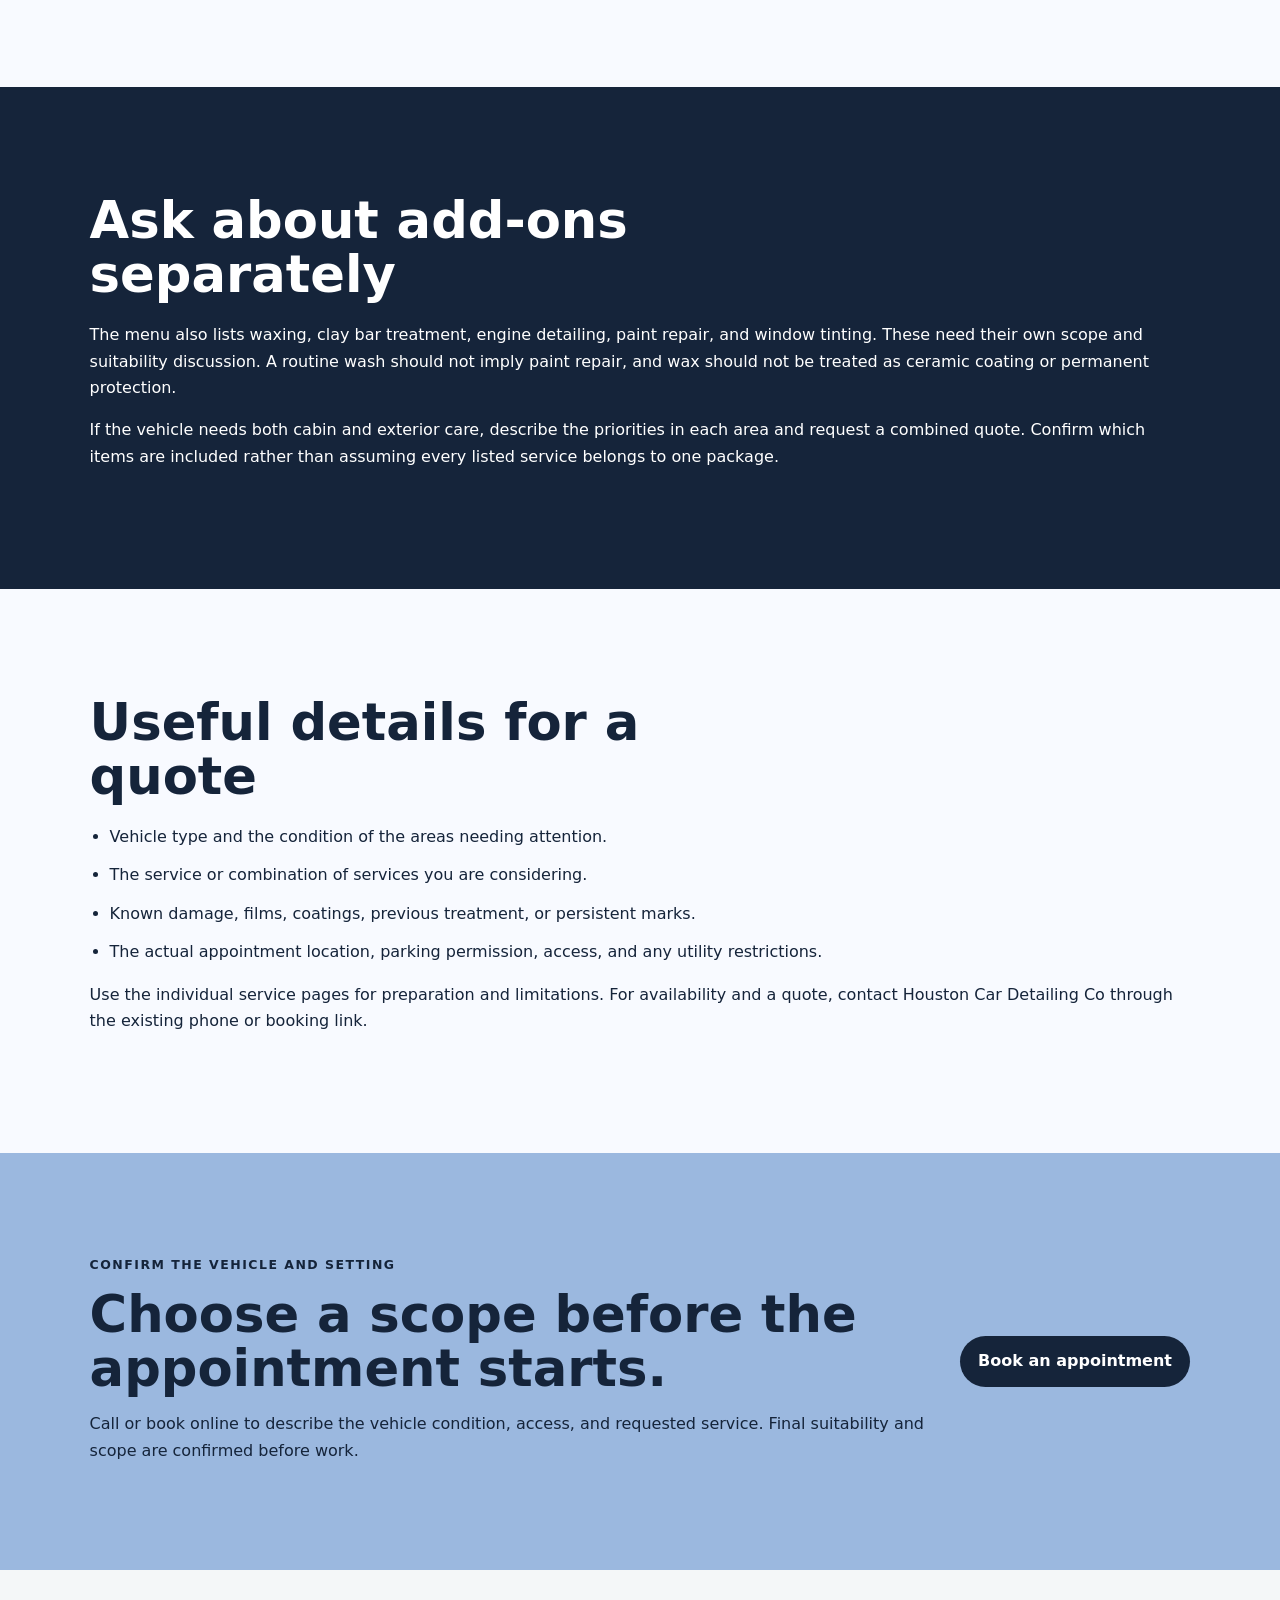
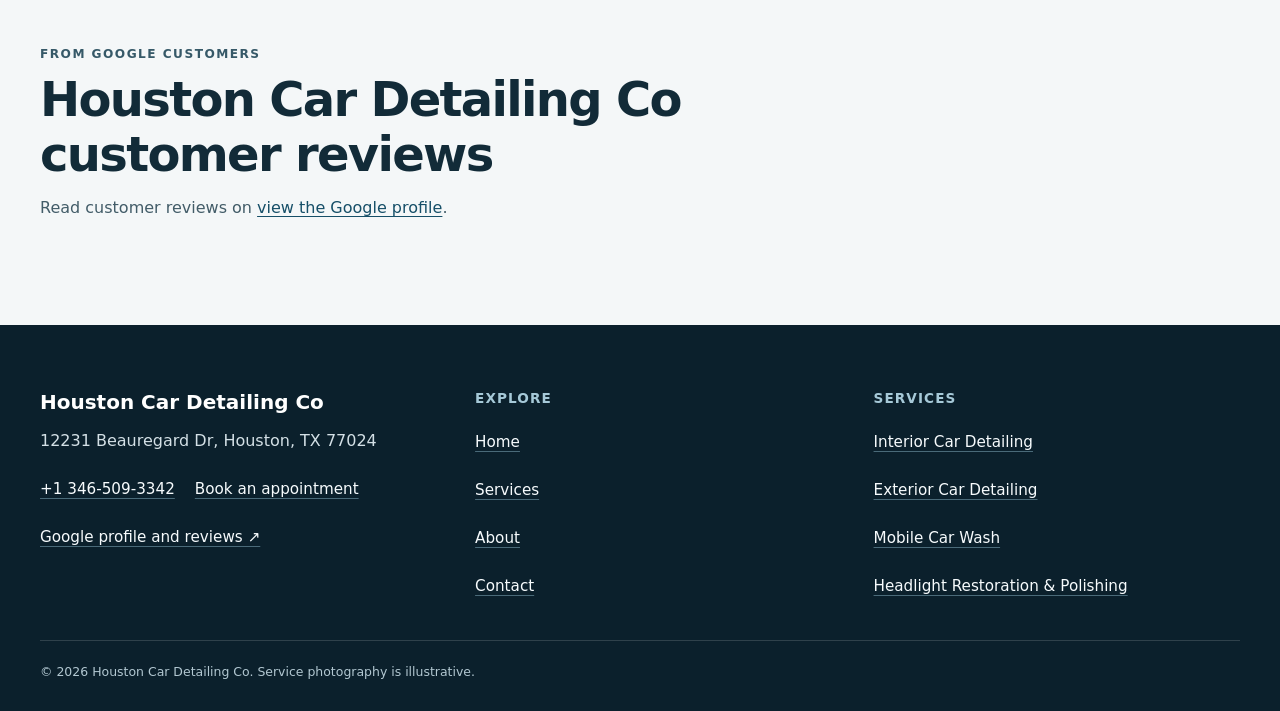
<file: services/index.html>
<!doctype html>
<html lang="en"><head>
  <meta charset="utf-8"><meta name="viewport" content="width=device-width,initial-scale=1">
  <title>Mobile Detailing Services in Houston, TX | Houston Car Detailing Co</title>
  <meta name="description" content="Compare documented mobile detailing choices from Houston Car Detailing Co in Houston, TX, including preparation, access, and scope boundaries.">
  <meta name="robots" content="index, follow, max-image-preview:large, max-snippet:-1">
  <link rel="canonical" href="https://houstoncardetailingco.shop/services/">
  <meta property="og:type" content="website"><meta property="og:title" content="Mobile Detailing Services in Houston, TX | Houston Car Detailing Co">
  <meta property="og:description" content="Compare documented mobile detailing choices from Houston Car Detailing Co in Houston, TX, including preparation, access, and scope boundaries."><meta property="og:url" content="https://houstoncardetailingco.shop/services/">
  <meta property="og:image" content="https://houstoncardetailingco.shop/assets/hero-wet-black-car.jpg"><meta name="twitter:card" content="summary_large_image">
  <link rel="icon" href="/assets/favicon.svg"><link rel="stylesheet" href="/seo-pages.css"><script type="application/ld+json">{
  "@context": "https://schema.org",
  "@graph": [
    {
      "@type": "BreadcrumbList",
      "@id": "https://houstoncardetailingco.shop/services/#breadcrumb",
      "itemListElement": [
        {
          "@type": "ListItem",
          "position": 1,
          "name": "Home",
          "item": "https://houstoncardetailingco.shop/"
        },
        {
          "@type": "ListItem",
          "position": 2,
          "name": "Services",
          "item": "https://houstoncardetailingco.shop/services/"
        }
      ]
    },
    {
      "@type": "WebPage",
      "@id": "https://houstoncardetailingco.shop/services/#webpage",
      "url": "https://houstoncardetailingco.shop/services/",
      "name": "Mobile Detailing Services in Houston, TX | Houston Car Detailing Co",
      "description": "Compare documented mobile detailing choices from Houston Car Detailing Co in Houston, TX, including preparation, access, and scope boundaries.",
      "breadcrumb": {
        "@id": "https://houstoncardetailingco.shop/services/#breadcrumb"
      },
      "isPartOf": {
        "@id": "https://houstoncardetailingco.shop/#website"
      },
      "about": {
        "@id": "https://houstoncardetailingco.shop/#business"
      }
    },
    {
      "@type": "ImageObject",
      "@id": "https://houstoncardetailingco.shop/services/#primaryimage",
      "contentUrl": "https://houstoncardetailingco.shop/assets/hero-wet-black-car.jpg",
      "caption": "Illustrative detailing artwork for Houston Car Detailing Co",
      "representativeOfPage": true
    }
  ]
}</script>
<link rel="stylesheet" href="/portfolio-components.css">
</head><body style="--pilot-accent:#9bb8df;--pilot-dark:#15243a;--pilot-paper:#f8faff">
<a class="skip-link" href="#content">Skip to content</a>
<header class="pilot-header"><a class="pilot-brand" href="/"><img src="/assets/hero-wet-black-car.jpg" width="48" height="48" alt=""><span>Houston Car Detailing Co</span></a>
<nav aria-label="Primary navigation"><a href="/services/">Services</a><a href="/about/">About</a><a href="/contact/">Contact</a><a class="pilot-call" href="tel:+13465093342">Call</a></nav></header>
<main id="content"><section class="pilot-hero text-only"><div><p class="eyebrow">Compare the services · Houston</p><h1>Mobile Detailing Services in Houston, TX</h1><p class="pilot-answer">Compare interior detailing, exterior care, a routine mobile wash, and headlight polishing. Start with the part of the vehicle that needs attention, then confirm the included work and quote before booking.</p></div></section>
<nav class="breadcrumbs" aria-label="Breadcrumb"><a href="/">Home</a><span>›</span><span>Services</span></nav>
<section class="pilot-section"><p class="eyebrow">Find a starting point</p><h2>Choose the area that needs attention</h2><div class="service-cards"><article><h2><a href="/services/interior-car-detailing/">Interior Car Detailing</a></h2><p>For cabin debris, seat and carpet concerns, and suitable interior surfaces. Discuss vacuuming, shampooing, steam cleaning, and scenting as distinct choices.</p></article><article><h2><a href="/services/exterior-car-detailing/">Exterior Car Detailing</a></h2><p>For ordinary exterior buildup and agreed appearance care. Compare a full-body wash, wheel washing, and any separately selected treatments.</p></article><article><h2><a href="/services/mobile-car-wash/">Mobile Car Wash</a></h2><p>For routine exterior maintenance at an agreed location. Confirm the wash scope, wheel cleaning, access, and utility setup before the visit.</p></article><article><h2><a href="/services/headlight-restoration/">Headlight Restoration &amp; Polishing</a></h2><p>For suitable outer-lens appearance concerns. Headlight polishing is assessed separately from internal moisture, cracks, and lighting faults.</p></article></div></section>
<section class="pilot-section tone"><h2>Ask about add-ons separately</h2><p>The menu also lists waxing, clay bar treatment, engine detailing, paint repair, and window tinting. These need their own scope and suitability discussion. A routine wash should not imply paint repair, and wax should not be treated as ceramic coating or permanent protection.</p><p>If the vehicle needs both cabin and exterior care, describe the priorities in each area and request a combined quote. Confirm which items are included rather than assuming every listed service belongs to one package.</p></section>
<section class="pilot-section"><h2>Useful details for a quote</h2><ul class="checklist"><li>Vehicle type and the condition of the areas needing attention.</li><li>The service or combination of services you are considering.</li><li>Known damage, films, coatings, previous treatment, or persistent marks.</li><li>The actual appointment location, parking permission, access, and any utility restrictions.</li></ul><p>Use the individual service pages for preparation and limitations. For availability and a quote, contact Houston Car Detailing Co through the existing phone or booking link.</p></section>
<section class="pilot-cta"><div><p class="eyebrow">Confirm the vehicle and setting</p><h2>Choose a scope before the appointment starts.</h2><p>Call or book online to describe the vehicle condition, access, and requested service. Final suitability and scope are confirmed before work.</p></div><a class="pilot-button" href="https://cal.com/sumitdatta/auto-detail-service">Book an appointment</a></section>
<!-- PORTFOLIO-REVIEWS:START --><section class="portfolio-reviews" aria-labelledby="portfolio-reviews-title"><div class="portfolio-reviews__heading"><div><p class="portfolio-reviews__kicker">From Google customers</p><h2 id="portfolio-reviews-title">Houston Car Detailing Co customer reviews</h2><p class="portfolio-reviews__intro">Read customer reviews on <a href="https://www.google.com/maps?cid=10536902085026366377" target="_blank" rel="noopener noreferrer">view the Google profile</a>.</p></div></div></section><!-- PORTFOLIO-REVIEWS:END -->
</main><footer class="portfolio-footer"><div class="portfolio-footer__grid"><div><strong class="portfolio-footer__name">Houston Car Detailing Co</strong><address>12231 Beauregard Dr, Houston, TX 77024</address><div class="portfolio-footer__contact"><a href="tel:+13465093342">+1 346-509-3342</a><a href="https://cal.com/sumitdatta/auto-detail-service">Book an appointment</a></div><a href="https://www.google.com/maps?cid=10536902085026366377" target="_blank" rel="noopener noreferrer">Google profile and reviews ↗</a></div><div><h2>Explore</h2><nav aria-label="Footer navigation"><a href="/">Home</a><a href="/services/">Services</a><a href="/about/">About</a><a href="/contact/">Contact</a></nav></div><div><h2>Services</h2><nav aria-label="Service pages"><a href="/services/interior-car-detailing/">Interior Car Detailing</a><a href="/services/exterior-car-detailing/">Exterior Car Detailing</a><a href="/services/mobile-car-wash/">Mobile Car Wash</a><a href="/services/headlight-restoration/">Headlight Restoration &amp; Polishing</a></nav></div></div><p class="portfolio-footer__bottom">© <span id="year">2026</span> Houston Car Detailing Co. Service photography is illustrative.</p></footer>
<script src="/portfolio-components.js" defer></script>
</body></html>
</file>
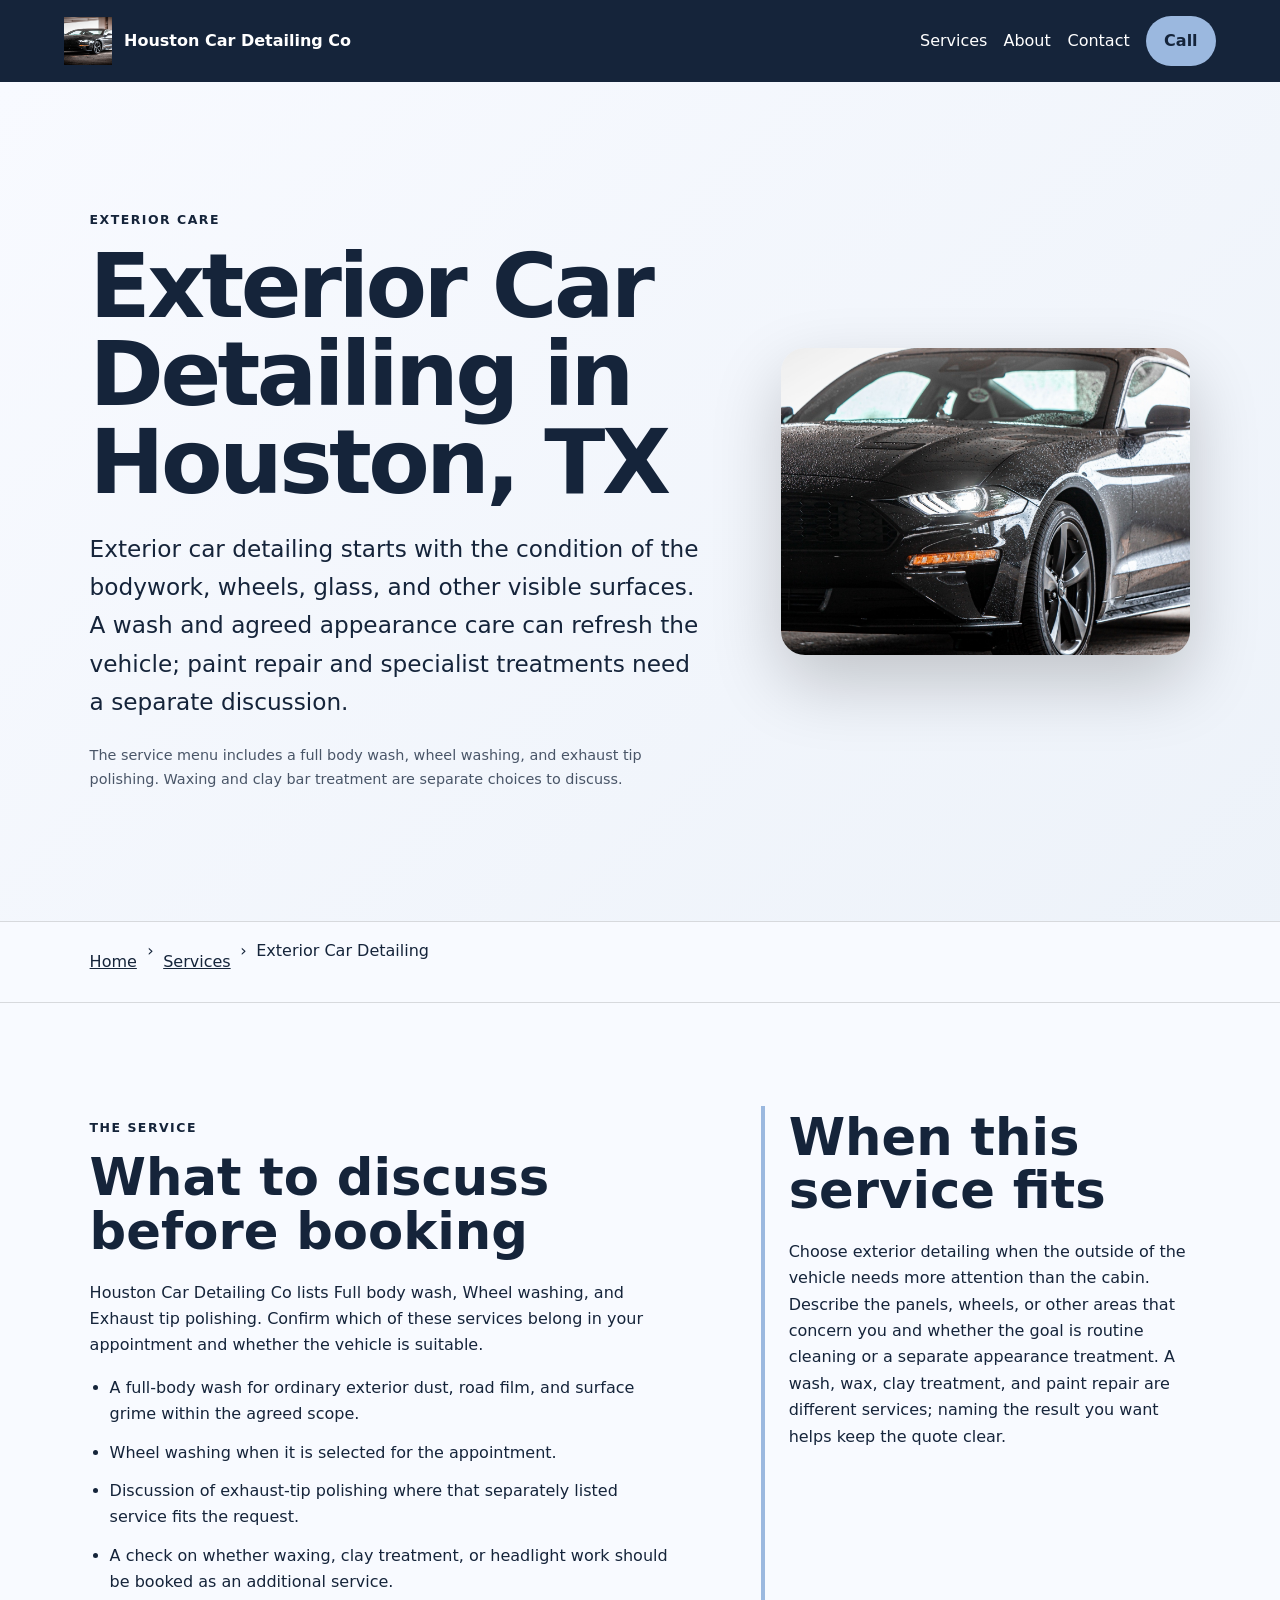
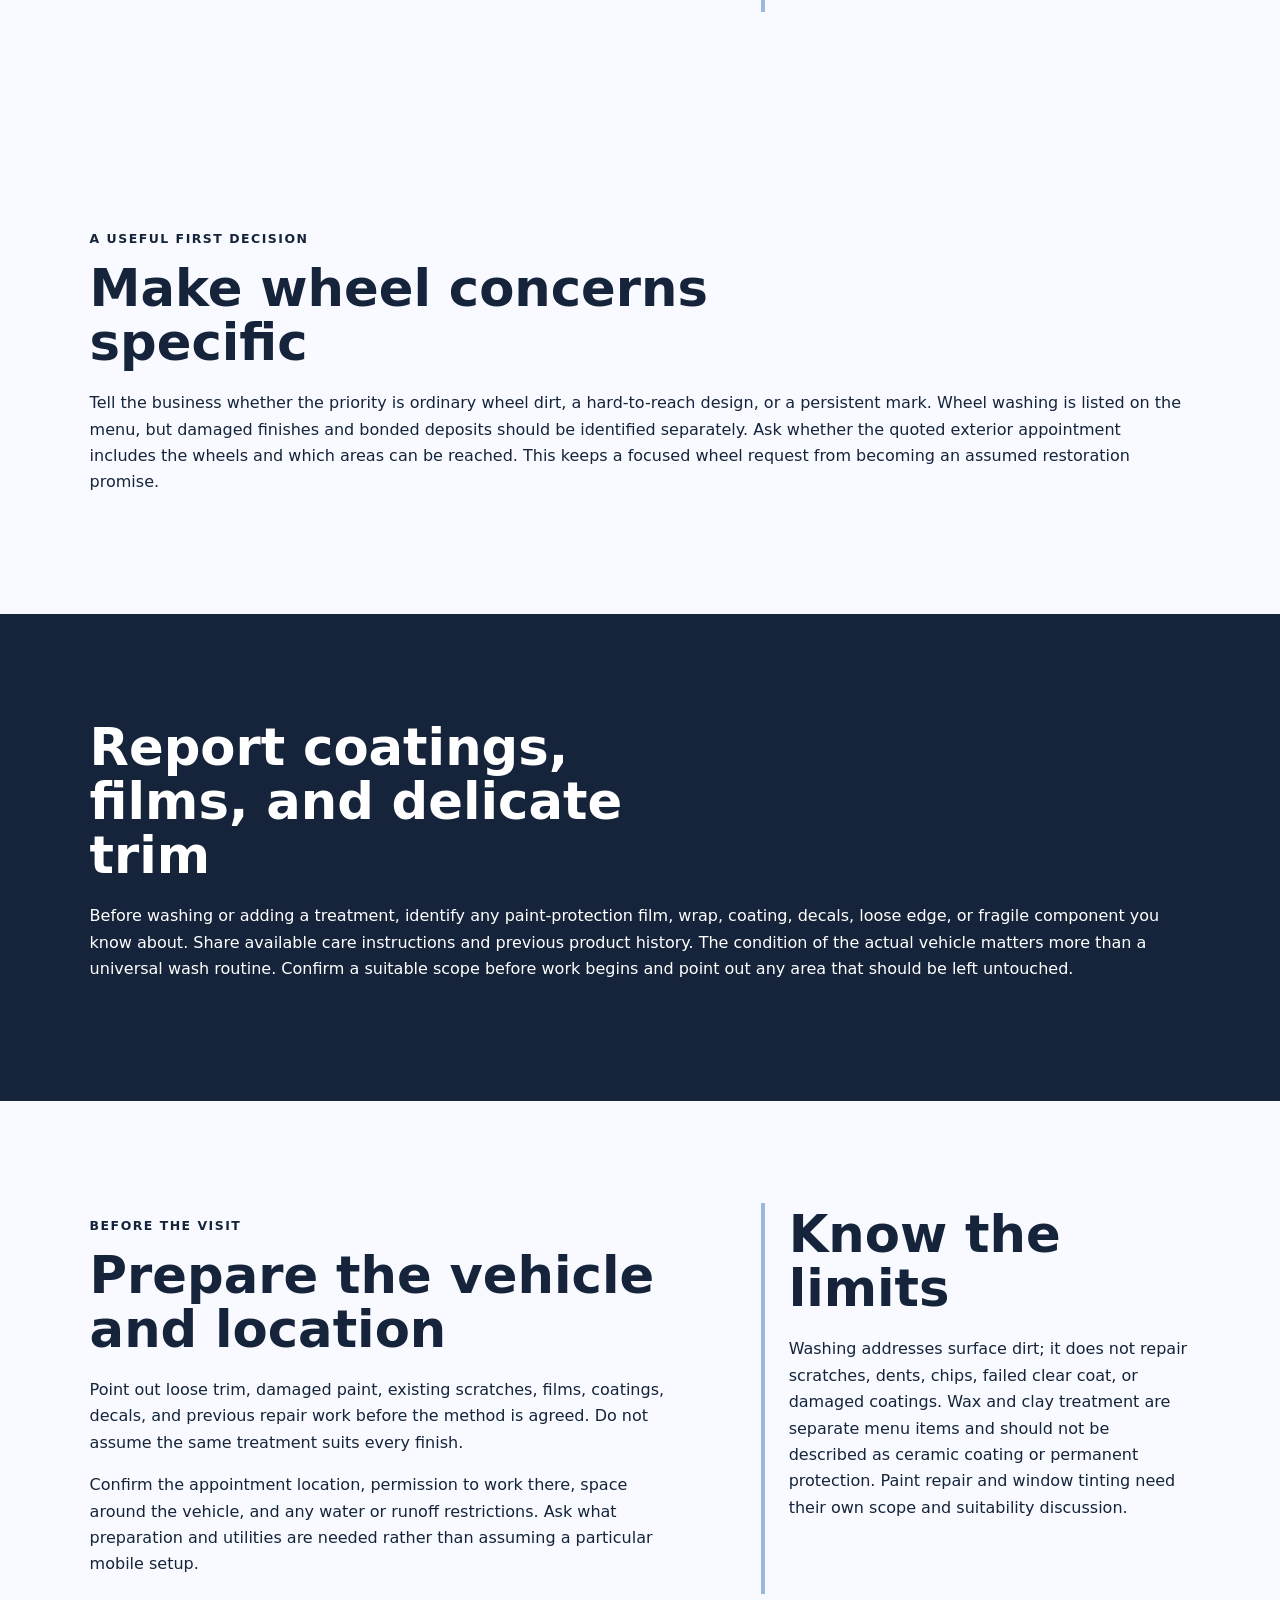
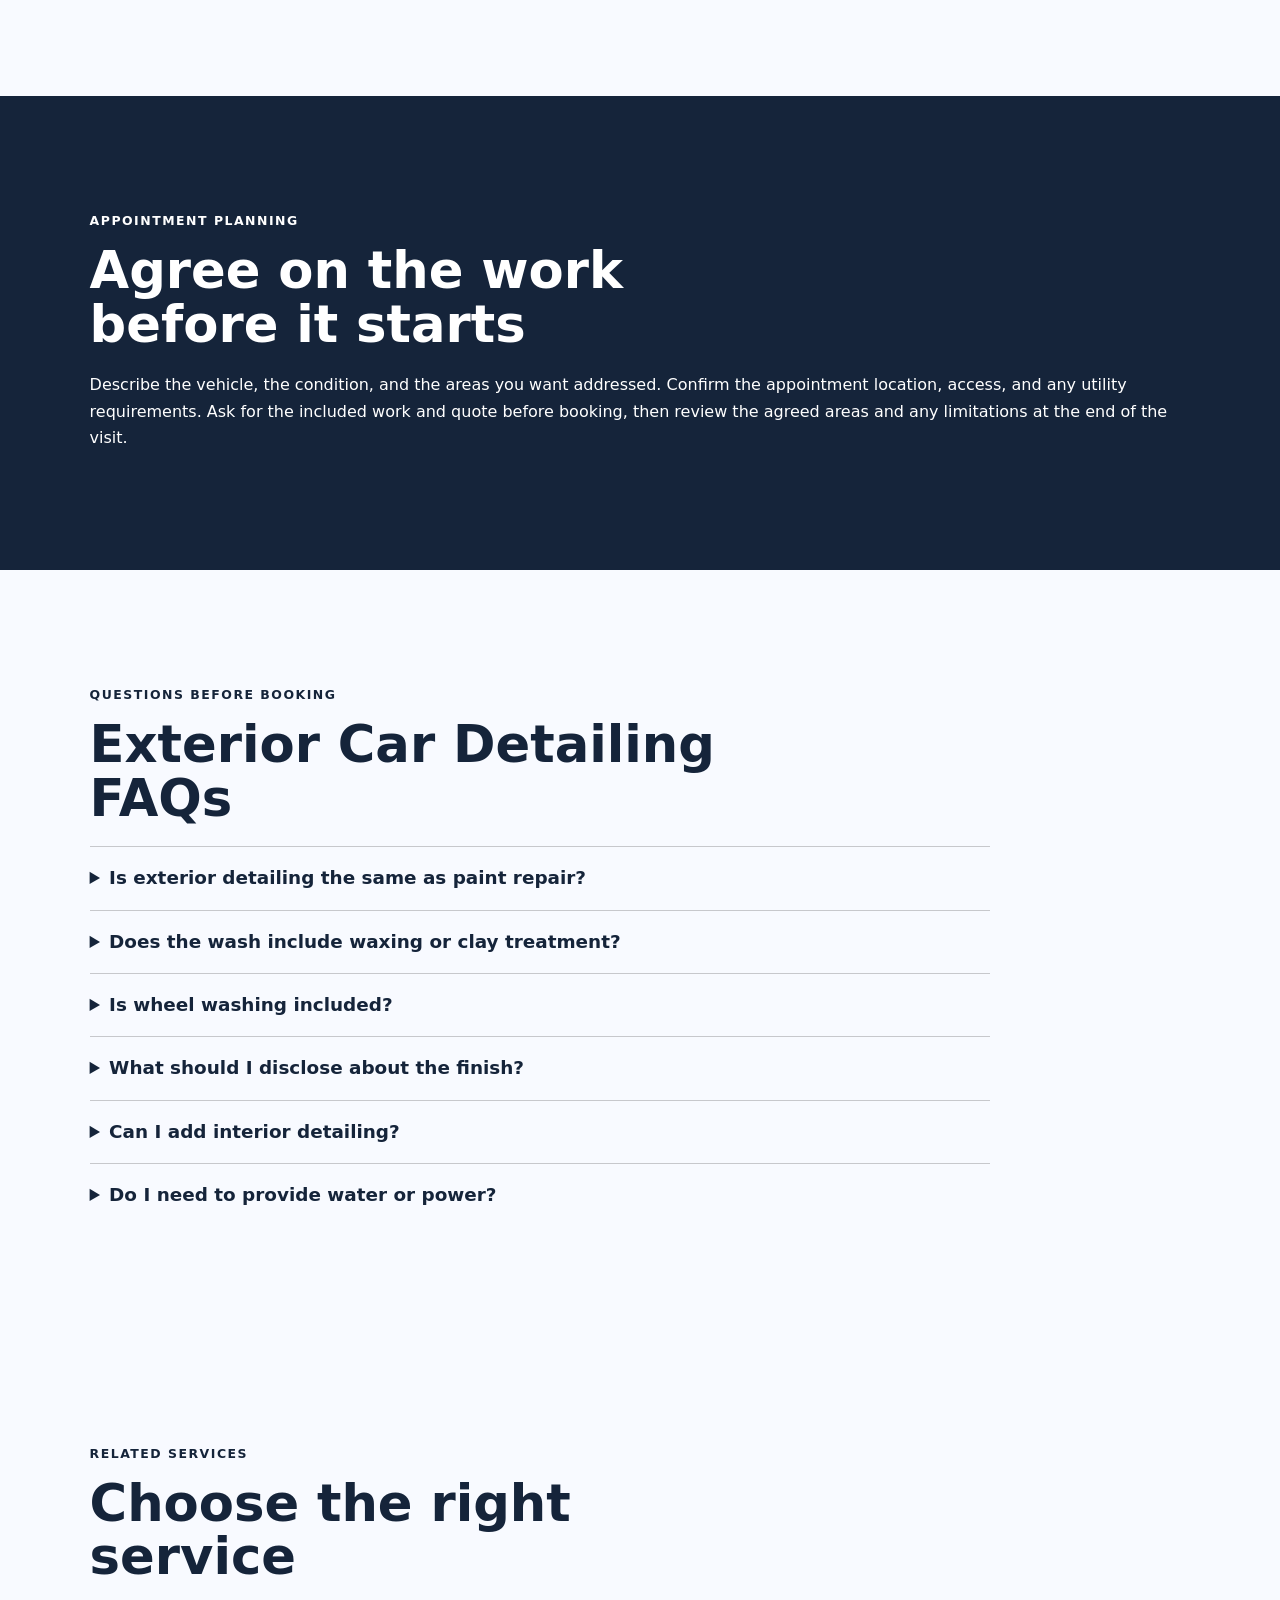
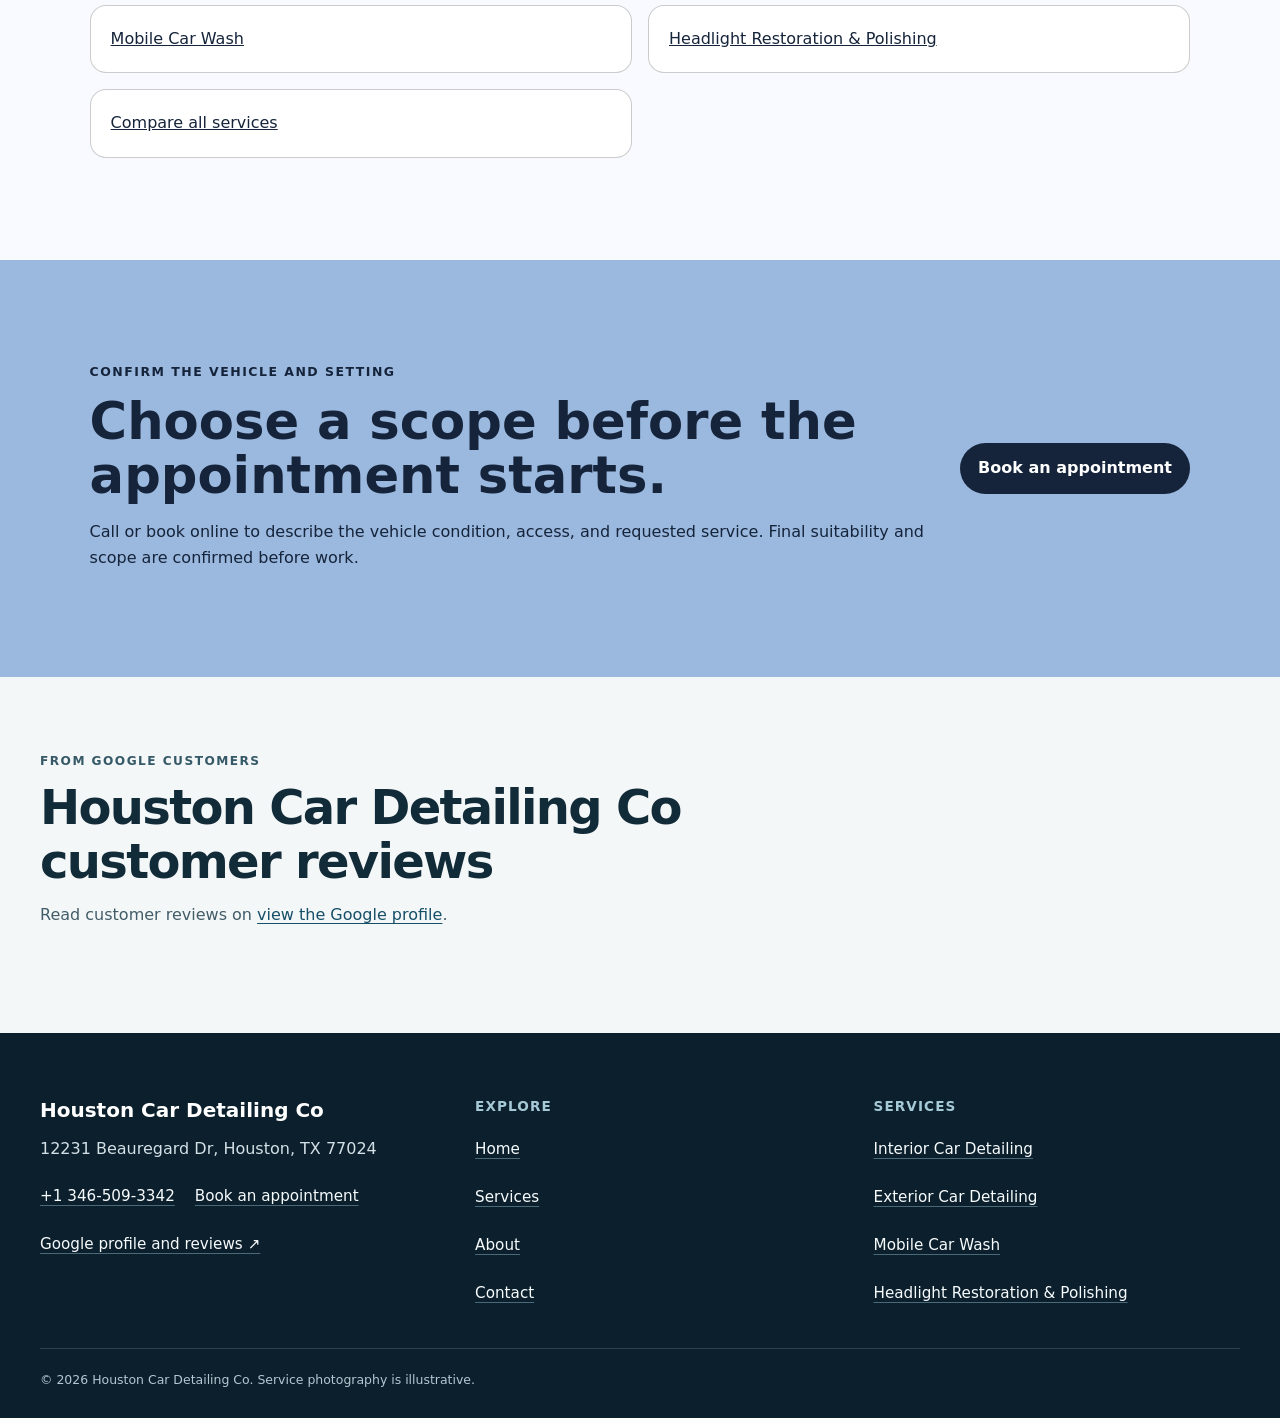
<file: services/exterior-car-detailing/index.html>
<!doctype html>
<html lang="en"><head>
  <meta charset="utf-8"><meta name="viewport" content="width=device-width,initial-scale=1">
  <title>Exterior Car Detailing in Houston, TX | Houston Car Detailing Co</title>
  <meta name="description" content="Plan exterior car detailing with Houston Car Detailing Co in Houston: documented scope, vehicle preparation, access checks, and limitations.">
  <meta name="robots" content="index, follow, max-image-preview:large, max-snippet:-1">
  <link rel="canonical" href="https://houstoncardetailingco.shop/services/exterior-car-detailing/">
  <meta property="og:type" content="website"><meta property="og:title" content="Exterior Car Detailing in Houston, TX | Houston Car Detailing Co">
  <meta property="og:description" content="Plan exterior car detailing with Houston Car Detailing Co in Houston: documented scope, vehicle preparation, access checks, and limitations."><meta property="og:url" content="https://houstoncardetailingco.shop/services/exterior-car-detailing/">
  <meta property="og:image" content="https://houstoncardetailingco.shop/assets/hero-wet-black-car.jpg"><meta name="twitter:card" content="summary_large_image">
  <link rel="icon" href="/assets/favicon.svg"><link rel="stylesheet" href="/seo-pages.css"><script type="application/ld+json">{
  "@context": "https://schema.org",
  "@graph": [
    {
      "@type": "BreadcrumbList",
      "@id": "https://houstoncardetailingco.shop/services/exterior-car-detailing/#breadcrumb",
      "itemListElement": [
        {
          "@type": "ListItem",
          "position": 1,
          "name": "Home",
          "item": "https://houstoncardetailingco.shop/"
        },
        {
          "@type": "ListItem",
          "position": 2,
          "name": "Services",
          "item": "https://houstoncardetailingco.shop/services/"
        },
        {
          "@type": "ListItem",
          "position": 3,
          "name": "Exterior Car Detailing",
          "item": "https://houstoncardetailingco.shop/services/exterior-car-detailing/"
        }
      ]
    },
    {
      "@type": "WebPage",
      "@id": "https://houstoncardetailingco.shop/services/exterior-car-detailing/#webpage",
      "url": "https://houstoncardetailingco.shop/services/exterior-car-detailing/",
      "name": "Exterior Car Detailing in Houston, TX | Houston Car Detailing Co",
      "description": "Plan exterior car detailing with Houston Car Detailing Co in Houston: documented scope, vehicle preparation, access checks, and limitations.",
      "breadcrumb": {
        "@id": "https://houstoncardetailingco.shop/services/exterior-car-detailing/#breadcrumb"
      },
      "isPartOf": {
        "@id": "https://houstoncardetailingco.shop/#website"
      },
      "about": {
        "@id": "https://houstoncardetailingco.shop/#business"
      }
    },
    {
      "@type": "Service",
      "@id": "https://houstoncardetailingco.shop/services/exterior-car-detailing/#service",
      "name": "Exterior Car Detailing",
      "serviceType": "exterior car detailing",
      "url": "https://houstoncardetailingco.shop/services/exterior-car-detailing/",
      "description": "Exterior car detailing begins with the visible outside surfaces of the vehicle and may combine a full-body wash with wheel washing and other documented appearance-care add-ons.",
      "provider": {
        "@id": "https://houstoncardetailingco.shop/#business"
      },
      "areaServed": {
        "@type": "City",
        "name": "Houston"
      }
    },
    {
      "@type": "ImageObject",
      "@id": "https://houstoncardetailingco.shop/services/exterior-car-detailing/#primaryimage",
      "contentUrl": "https://houstoncardetailingco.shop/assets/hero-wet-black-car.jpg",
      "caption": "Illustrative detailing artwork for Houston Car Detailing Co",
      "representativeOfPage": true
    }
  ]
}</script>
<link rel="stylesheet" href="/portfolio-components.css">
</head><body style="--pilot-accent:#9bb8df;--pilot-dark:#15243a;--pilot-paper:#f8faff">
<a class="skip-link" href="#content">Skip to content</a>
<header class="pilot-header"><a class="pilot-brand" href="/"><img src="/assets/hero-wet-black-car.jpg" width="48" height="48" alt=""><span>Houston Car Detailing Co</span></a>
<nav aria-label="Primary navigation"><a href="/services/">Services</a><a href="/about/">About</a><a href="/contact/">Contact</a><a class="pilot-call" href="tel:+13465093342">Call</a></nav></header>
<main id="content"><section class="pilot-hero"><div><p class="eyebrow">Exterior care</p><h1>Exterior Car Detailing in Houston, TX</h1><p class="pilot-answer">Exterior car detailing starts with the condition of the bodywork, wheels, glass, and other visible surfaces. A wash and agreed appearance care can refresh the vehicle; paint repair and specialist treatments need a separate discussion.</p><p class="pilot-proof">The service menu includes a full body wash, wheel washing, and exhaust tip polishing. Waxing and clay bar treatment are separate choices to discuss.</p></div><img alt="Illustrative detailing artwork for Houston Car Detailing Co" fetchpriority="high" height="720" src="/assets/hero-wet-black-car.jpg" width="960"/></section>
<nav aria-label="Breadcrumb" class="breadcrumbs"><a href="/">Home</a><span>›</span><a href="/services/">Services</a><span>›</span><span>Exterior Car Detailing</span></nav>
<section class="pilot-section pilot-grid"><div><p class="eyebrow">The service</p><h2>What to discuss before booking</h2><p>Houston Car Detailing Co lists Full body wash, Wheel washing, and Exhaust tip polishing. Confirm which of these services belong in your appointment and whether the vehicle is suitable.</p><ul class="checklist"><li>A full-body wash for ordinary exterior dust, road film, and surface grime within the agreed scope.</li><li>Wheel washing when it is selected for the appointment.</li><li>Discussion of exhaust-tip polishing where that separately listed service fits the request.</li><li>A check on whether waxing, clay treatment, or headlight work should be booked as an additional service.</li></ul></div><aside><h2>When this service fits</h2><p>Choose exterior detailing when the outside of the vehicle needs more attention than the cabin. Describe the panels, wheels, or other areas that concern you and whether the goal is routine cleaning or a separate appearance treatment. A wash, wax, clay treatment, and paint repair are different services; naming the result you want helps keep the quote clear.</p></aside></section>
<section class="pilot-section"><p class="eyebrow">A useful first decision</p><h2>Make wheel concerns specific</h2><p>Tell the business whether the priority is ordinary wheel dirt, a hard-to-reach design, or a persistent mark. Wheel washing is listed on the menu, but damaged finishes and bonded deposits should be identified separately. Ask whether the quoted exterior appointment includes the wheels and which areas can be reached. This keeps a focused wheel request from becoming an assumed restoration promise.</p></section><section class="pilot-section tone"><h2>Report coatings, films, and delicate trim</h2><p>Before washing or adding a treatment, identify any paint-protection film, wrap, coating, decals, loose edge, or fragile component you know about. Share available care instructions and previous product history. The condition of the actual vehicle matters more than a universal wash routine. Confirm a suitable scope before work begins and point out any area that should be left untouched.</p></section>
<section class="pilot-section pilot-grid"><div><p class="eyebrow">Before the visit</p><h2>Prepare the vehicle and location</h2><p>Point out loose trim, damaged paint, existing scratches, films, coatings, decals, and previous repair work before the method is agreed. Do not assume the same treatment suits every finish.</p><p>Confirm the appointment location, permission to work there, space around the vehicle, and any water or runoff restrictions. Ask what preparation and utilities are needed rather than assuming a particular mobile setup.</p></div><aside><h2>Know the limits</h2><p>Washing addresses surface dirt; it does not repair scratches, dents, chips, failed clear coat, or damaged coatings. Wax and clay treatment are separate menu items and should not be described as ceramic coating or permanent protection. Paint repair and window tinting need their own scope and suitability discussion.</p></aside></section>
<section class="pilot-section tone"><p class="eyebrow">Appointment planning</p><h2>Agree on the work before it starts</h2><p>Describe the vehicle, the condition, and the areas you want addressed. Confirm the appointment location, access, and any utility requirements. Ask for the included work and quote before booking, then review the agreed areas and any limitations at the end of the visit.</p></section>
<section class="pilot-section"><p class="eyebrow">Questions before booking</p><h2>Exterior Car Detailing FAQs</h2><div class="faq-list"><details><summary>Is exterior detailing the same as paint repair?</summary><p>No. Cleaning addresses surface dirt and the agreed appearance care. Scratches, chips, dents, and damaged paint require a separate assessment; a wash should not be presented as a repair.</p></details><details><summary>Does the wash include waxing or clay treatment?</summary><p>Waxing and clay bar treatment are listed separately. Confirm whether either is included in the quote and whether it is suitable for the vehicle before the appointment.</p></details><details><summary>Is wheel washing included?</summary><p>Wheel washing is on the menu, but the included areas depend on the appointment you book. Ask for it explicitly if wheels are a priority.</p></details><details><summary>What should I disclose about the finish?</summary><p>Mention known coatings, wraps, films, decals, loose trim, paint damage, and previous repair. Share any care instructions so suitability can be discussed before a method is chosen.</p></details><details><summary>Can I add interior detailing?</summary><p>Yes, interior services are also listed. Ask for both areas when requesting a quote and confirm which tasks belong to each part of the appointment.</p></details><details><summary>Do I need to provide water or power?</summary><p>Confirm that directly when booking. Share the actual site conditions and confirm the utility arrangement for the planned visit before booking.</p></details></div></section>
<section class="pilot-section related"><p class="eyebrow">Related services</p><h2>Choose the right service</h2><div class="related-links"><a href="/services/mobile-car-wash/">Mobile Car Wash</a><a href="/services/headlight-restoration/">Headlight Restoration &amp; Polishing</a><a href="/services/">Compare all services</a></div></section>
<section class="pilot-cta"><div><p class="eyebrow">Confirm the vehicle and setting</p><h2>Choose a scope before the appointment starts.</h2><p>Call or book online to describe the vehicle condition, access, and requested service. Final suitability and scope are confirmed before work.</p></div><a class="pilot-button" href="https://cal.com/sumitdatta/auto-detail-service">Book an appointment</a></section>
<!-- PORTFOLIO-REVIEWS:START --><section class="portfolio-reviews" aria-labelledby="portfolio-reviews-title"><div class="portfolio-reviews__heading"><div><p class="portfolio-reviews__kicker">From Google customers</p><h2 id="portfolio-reviews-title">Houston Car Detailing Co customer reviews</h2><p class="portfolio-reviews__intro">Read customer reviews on <a href="https://www.google.com/maps?cid=10536902085026366377" target="_blank" rel="noopener noreferrer">view the Google profile</a>.</p></div></div></section><!-- PORTFOLIO-REVIEWS:END -->
</main><footer class="portfolio-footer"><div class="portfolio-footer__grid"><div><strong class="portfolio-footer__name">Houston Car Detailing Co</strong><address>12231 Beauregard Dr, Houston, TX 77024</address><div class="portfolio-footer__contact"><a href="tel:+13465093342">+1 346-509-3342</a><a href="https://cal.com/sumitdatta/auto-detail-service">Book an appointment</a></div><a href="https://www.google.com/maps?cid=10536902085026366377" target="_blank" rel="noopener noreferrer">Google profile and reviews ↗</a></div><div><h2>Explore</h2><nav aria-label="Footer navigation"><a href="/">Home</a><a href="/services/">Services</a><a href="/about/">About</a><a href="/contact/">Contact</a></nav></div><div><h2>Services</h2><nav aria-label="Service pages"><a href="/services/interior-car-detailing/">Interior Car Detailing</a><a href="/services/exterior-car-detailing/">Exterior Car Detailing</a><a href="/services/mobile-car-wash/">Mobile Car Wash</a><a href="/services/headlight-restoration/">Headlight Restoration &amp; Polishing</a></nav></div></div><p class="portfolio-footer__bottom">© <span id="year">2026</span> Houston Car Detailing Co. Service photography is illustrative.</p></footer>
<script src="/portfolio-components.js" defer></script>
</body></html>
</file>
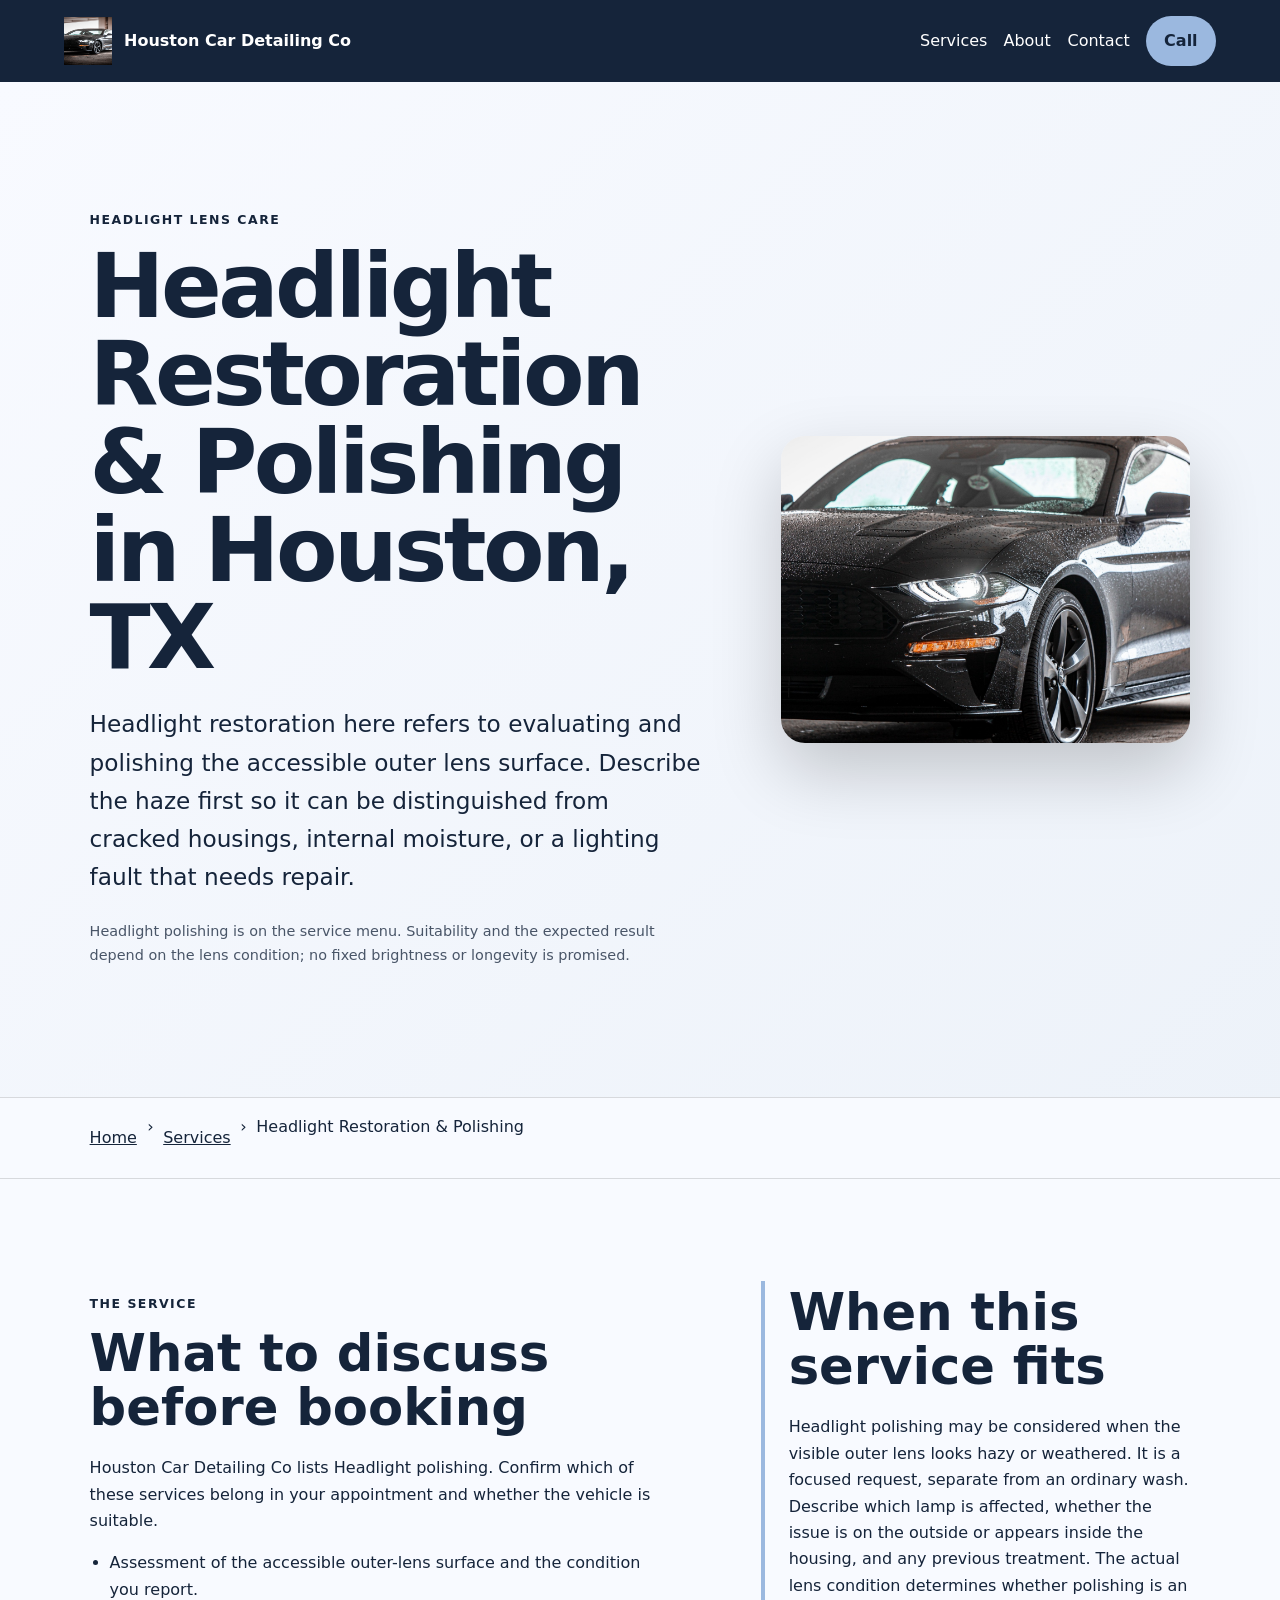
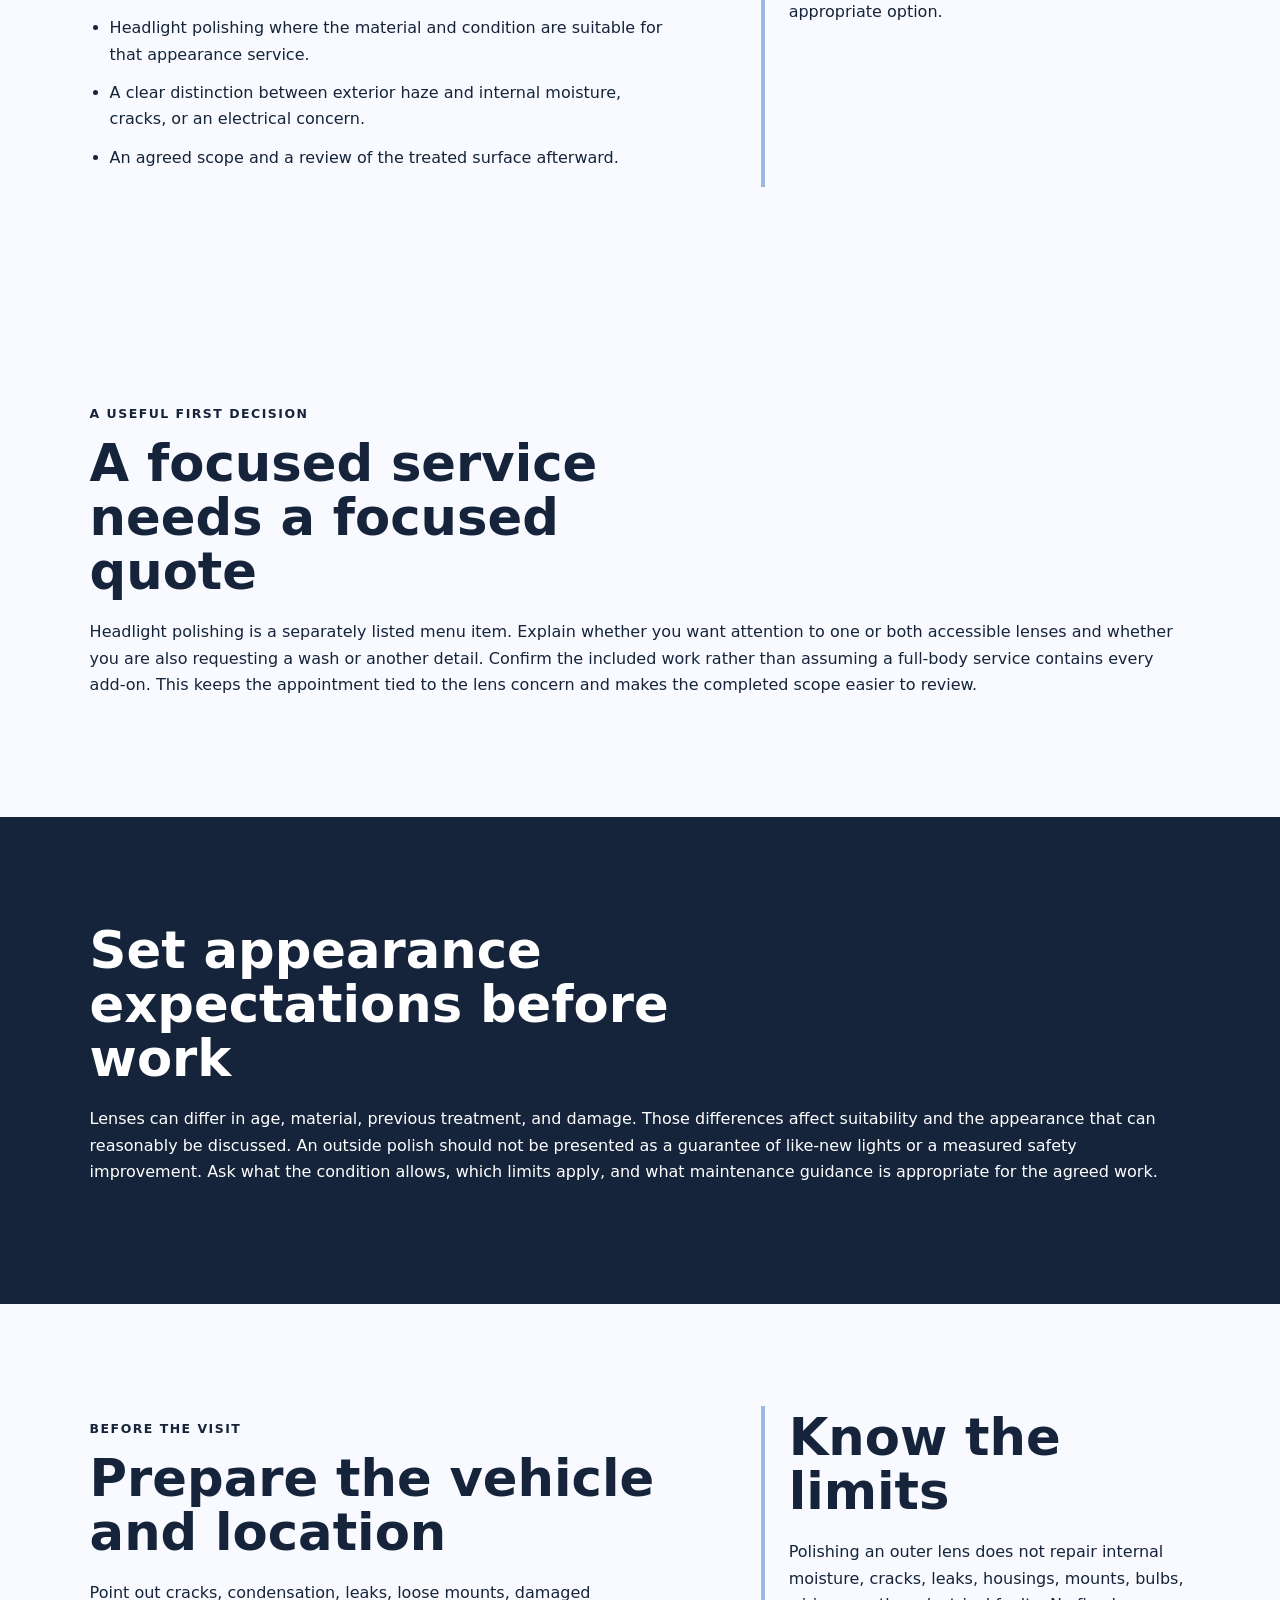
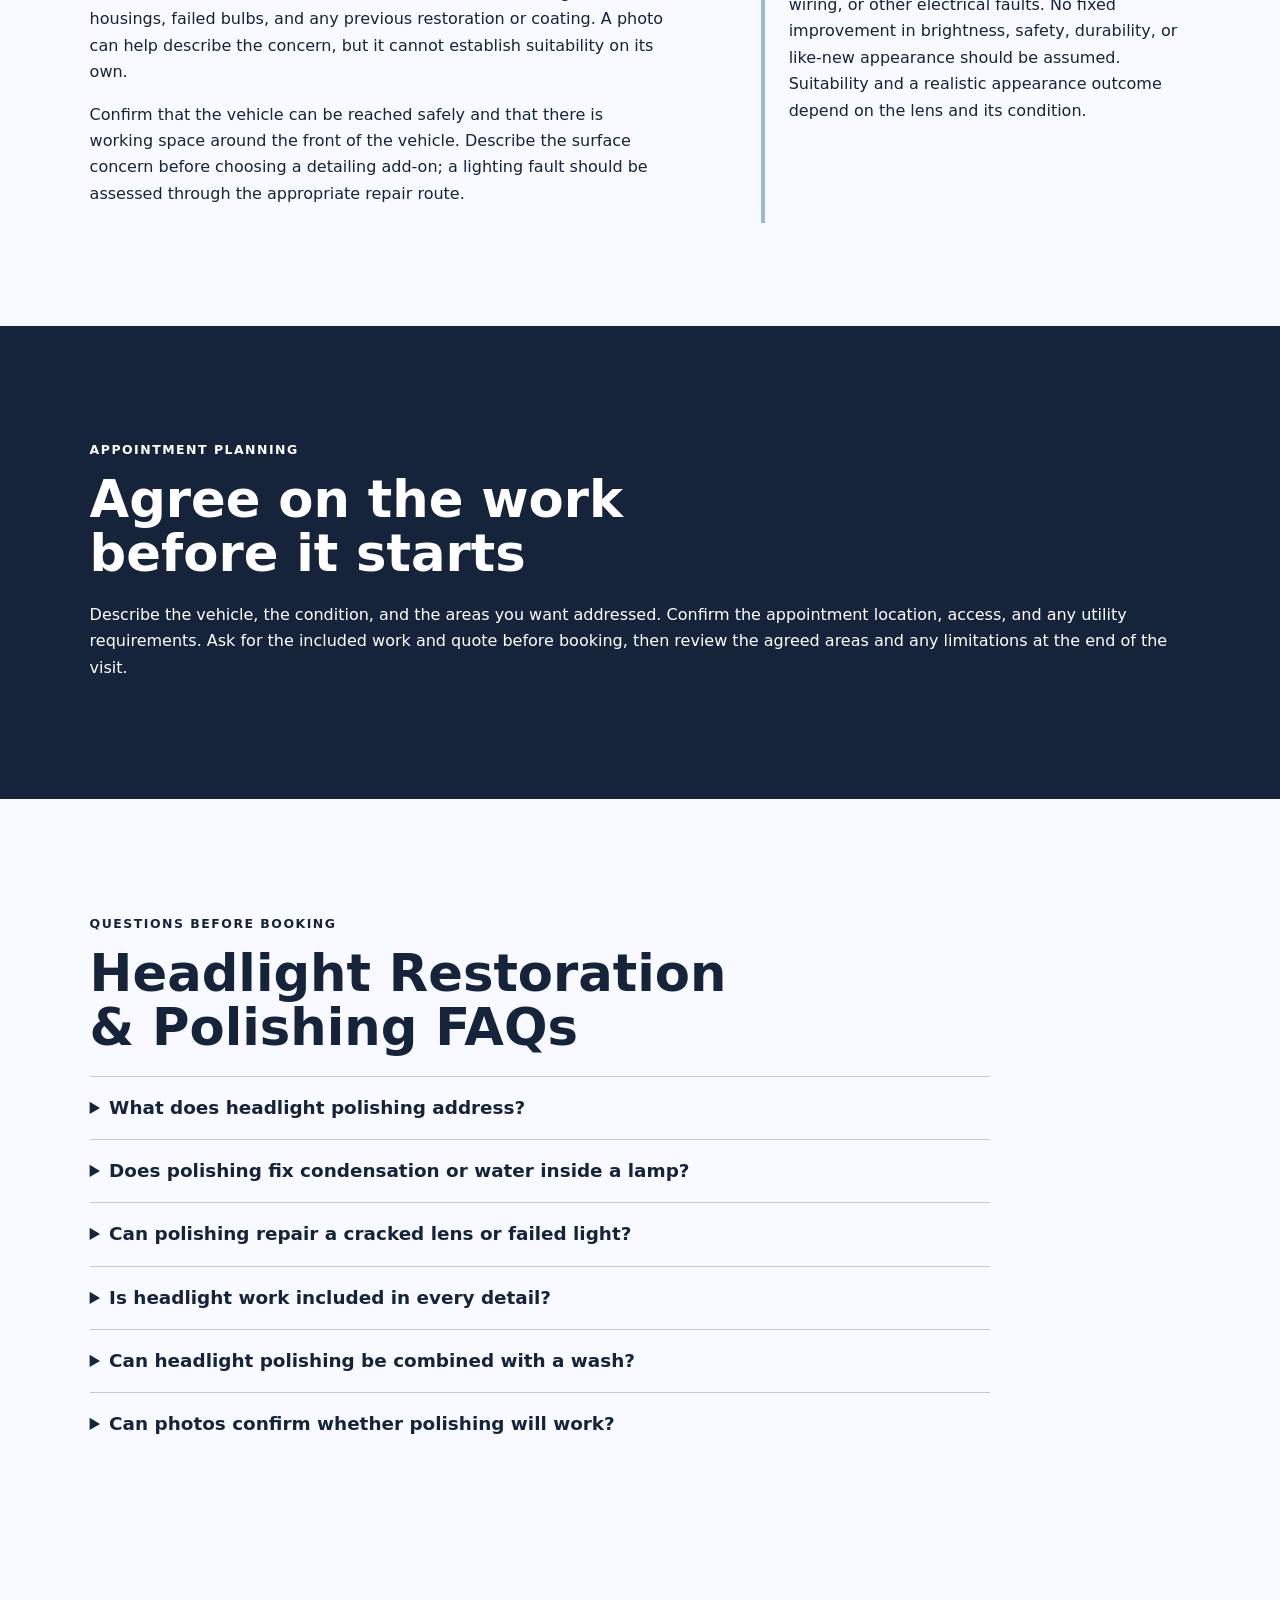
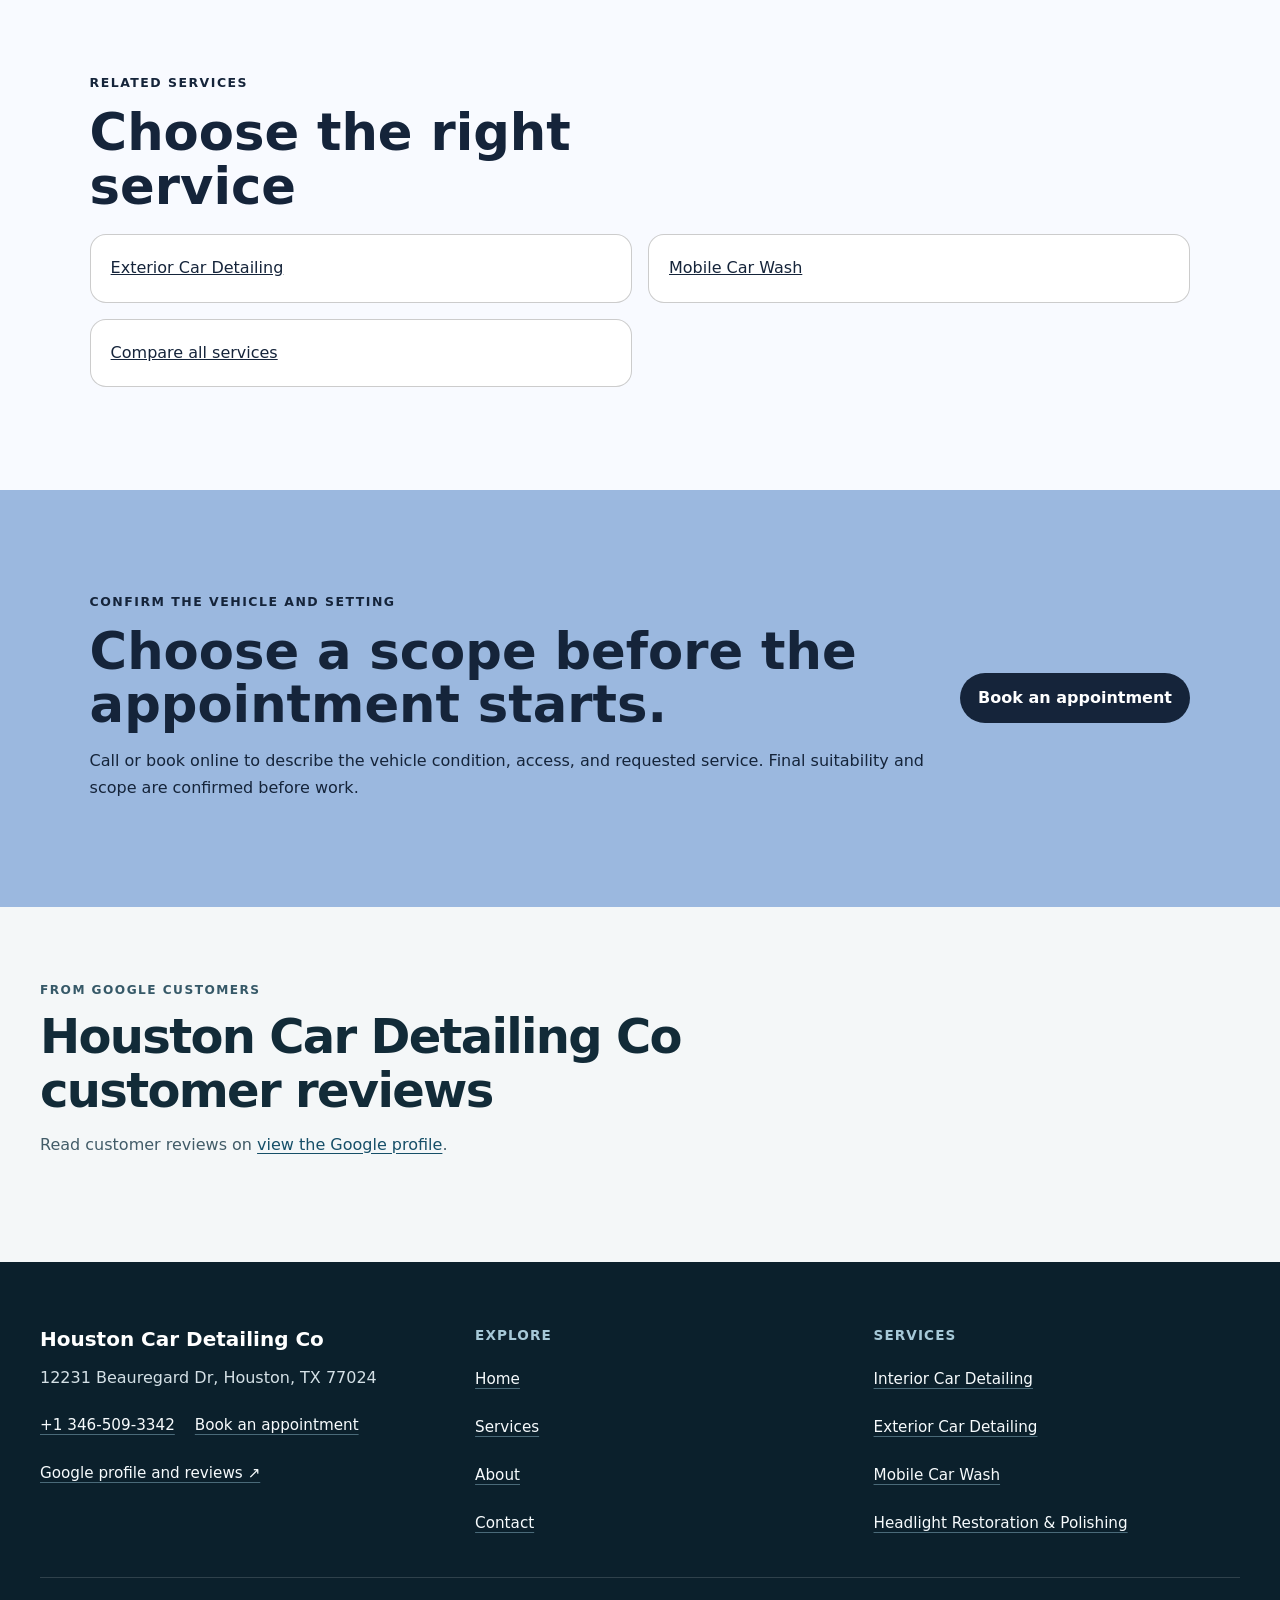
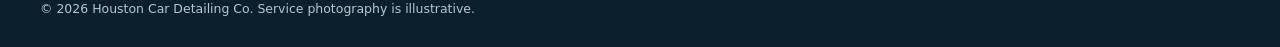
<file: services/headlight-restoration/index.html>
<!doctype html>
<html lang="en"><head>
  <meta charset="utf-8"><meta name="viewport" content="width=device-width,initial-scale=1">
  <title>Headlight Restoration &amp; Polishing in Houston, TX | Houston Car Detailing Co</title>
  <meta name="description" content="Plan headlight restoration and polishing with Houston Car Detailing Co in Houston: documented scope, vehicle preparation, access checks, and limitations.">
  <meta name="robots" content="index, follow, max-image-preview:large, max-snippet:-1">
  <link rel="canonical" href="https://houstoncardetailingco.shop/services/headlight-restoration/">
  <meta property="og:type" content="website"><meta property="og:title" content="Headlight Restoration &amp; Polishing in Houston, TX | Houston Car Detailing Co">
  <meta property="og:description" content="Plan headlight restoration and polishing with Houston Car Detailing Co in Houston: documented scope, vehicle preparation, access checks, and limitations."><meta property="og:url" content="https://houstoncardetailingco.shop/services/headlight-restoration/">
  <meta property="og:image" content="https://houstoncardetailingco.shop/assets/hero-wet-black-car.jpg"><meta name="twitter:card" content="summary_large_image">
  <link rel="icon" href="/assets/favicon.svg"><link rel="stylesheet" href="/seo-pages.css"><script type="application/ld+json">{
  "@context": "https://schema.org",
  "@graph": [
    {
      "@type": "BreadcrumbList",
      "@id": "https://houstoncardetailingco.shop/services/headlight-restoration/#breadcrumb",
      "itemListElement": [
        {
          "@type": "ListItem",
          "position": 1,
          "name": "Home",
          "item": "https://houstoncardetailingco.shop/"
        },
        {
          "@type": "ListItem",
          "position": 2,
          "name": "Services",
          "item": "https://houstoncardetailingco.shop/services/"
        },
        {
          "@type": "ListItem",
          "position": 3,
          "name": "Headlight Restoration & Polishing",
          "item": "https://houstoncardetailingco.shop/services/headlight-restoration/"
        }
      ]
    },
    {
      "@type": "WebPage",
      "@id": "https://houstoncardetailingco.shop/services/headlight-restoration/#webpage",
      "url": "https://houstoncardetailingco.shop/services/headlight-restoration/",
      "name": "Headlight Restoration & Polishing in Houston, TX | Houston Car Detailing Co",
      "description": "Plan headlight restoration and polishing with Houston Car Detailing Co in Houston: documented scope, vehicle preparation, access checks, and limitations.",
      "breadcrumb": {
        "@id": "https://houstoncardetailingco.shop/services/headlight-restoration/#breadcrumb"
      },
      "isPartOf": {
        "@id": "https://houstoncardetailingco.shop/#website"
      },
      "about": {
        "@id": "https://houstoncardetailingco.shop/#business"
      }
    },
    {
      "@type": "Service",
      "@id": "https://houstoncardetailingco.shop/services/headlight-restoration/#service",
      "name": "Headlight Restoration & Polishing",
      "serviceType": "headlight restoration and polishing",
      "url": "https://houstoncardetailingco.shop/services/headlight-restoration/",
      "description": "Headlight polishing is a focused appearance service for suitable exterior lens surfaces; it is assessed separately from a full wash or complete detail.",
      "provider": {
        "@id": "https://houstoncardetailingco.shop/#business"
      },
      "areaServed": {
        "@type": "City",
        "name": "Houston"
      }
    },
    {
      "@type": "ImageObject",
      "@id": "https://houstoncardetailingco.shop/services/headlight-restoration/#primaryimage",
      "contentUrl": "https://houstoncardetailingco.shop/assets/hero-wet-black-car.jpg",
      "caption": "Illustrative detailing artwork for Houston Car Detailing Co",
      "representativeOfPage": true
    }
  ]
}</script>
<link rel="stylesheet" href="/portfolio-components.css">
</head><body style="--pilot-accent:#9bb8df;--pilot-dark:#15243a;--pilot-paper:#f8faff">
<a class="skip-link" href="#content">Skip to content</a>
<header class="pilot-header"><a class="pilot-brand" href="/"><img src="/assets/hero-wet-black-car.jpg" width="48" height="48" alt=""><span>Houston Car Detailing Co</span></a>
<nav aria-label="Primary navigation"><a href="/services/">Services</a><a href="/about/">About</a><a href="/contact/">Contact</a><a class="pilot-call" href="tel:+13465093342">Call</a></nav></header>
<main id="content"><section class="pilot-hero"><div><p class="eyebrow">Headlight lens care</p><h1>Headlight Restoration &amp; Polishing in Houston, TX</h1><p class="pilot-answer">Headlight restoration here refers to evaluating and polishing the accessible outer lens surface. Describe the haze first so it can be distinguished from cracked housings, internal moisture, or a lighting fault that needs repair.</p><p class="pilot-proof">Headlight polishing is on the service menu. Suitability and the expected result depend on the lens condition; no fixed brightness or longevity is promised.</p></div><img alt="Illustrative detailing artwork for Houston Car Detailing Co" fetchpriority="high" height="720" src="/assets/hero-wet-black-car.jpg" width="960"/></section>
<nav aria-label="Breadcrumb" class="breadcrumbs"><a href="/">Home</a><span>›</span><a href="/services/">Services</a><span>›</span><span>Headlight Restoration &amp; Polishing</span></nav>
<section class="pilot-section pilot-grid"><div><p class="eyebrow">The service</p><h2>What to discuss before booking</h2><p>Houston Car Detailing Co lists Headlight polishing. Confirm which of these services belong in your appointment and whether the vehicle is suitable.</p><ul class="checklist"><li>Assessment of the accessible outer-lens surface and the condition you report.</li><li>Headlight polishing where the material and condition are suitable for that appearance service.</li><li>A clear distinction between exterior haze and internal moisture, cracks, or an electrical concern.</li><li>An agreed scope and a review of the treated surface afterward.</li></ul></div><aside><h2>When this service fits</h2><p>Headlight polishing may be considered when the visible outer lens looks hazy or weathered. It is a focused request, separate from an ordinary wash. Describe which lamp is affected, whether the issue is on the outside or appears inside the housing, and any previous treatment. The actual lens condition determines whether polishing is an appropriate option.</p></aside></section>
<section class="pilot-section"><p class="eyebrow">A useful first decision</p><h2>A focused service needs a focused quote</h2><p>Headlight polishing is a separately listed menu item. Explain whether you want attention to one or both accessible lenses and whether you are also requesting a wash or another detail. Confirm the included work rather than assuming a full-body service contains every add-on. This keeps the appointment tied to the lens concern and makes the completed scope easier to review.</p></section><section class="pilot-section tone"><h2>Set appearance expectations before work</h2><p>Lenses can differ in age, material, previous treatment, and damage. Those differences affect suitability and the appearance that can reasonably be discussed. An outside polish should not be presented as a guarantee of like-new lights or a measured safety improvement. Ask what the condition allows, which limits apply, and what maintenance guidance is appropriate for the agreed work.</p></section>
<section class="pilot-section pilot-grid"><div><p class="eyebrow">Before the visit</p><h2>Prepare the vehicle and location</h2><p>Point out cracks, condensation, leaks, loose mounts, damaged housings, failed bulbs, and any previous restoration or coating. A photo can help describe the concern, but it cannot establish suitability on its own.</p><p>Confirm that the vehicle can be reached safely and that there is working space around the front of the vehicle. Describe the surface concern before choosing a detailing add-on; a lighting fault should be assessed through the appropriate repair route.</p></div><aside><h2>Know the limits</h2><p>Polishing an outer lens does not repair internal moisture, cracks, leaks, housings, mounts, bulbs, wiring, or other electrical faults. No fixed improvement in brightness, safety, durability, or like-new appearance should be assumed. Suitability and a realistic appearance outcome depend on the lens and its condition.</p></aside></section>
<section class="pilot-section tone"><p class="eyebrow">Appointment planning</p><h2>Agree on the work before it starts</h2><p>Describe the vehicle, the condition, and the areas you want addressed. Confirm the appointment location, access, and any utility requirements. Ask for the included work and quote before booking, then review the agreed areas and any limitations at the end of the visit.</p></section>
<section class="pilot-section"><p class="eyebrow">Questions before booking</p><h2>Headlight Restoration &amp; Polishing FAQs</h2><div class="faq-list"><details><summary>What does headlight polishing address?</summary><p>It is an appearance service for suitable outer-lens surfaces. Exterior haze can be assessed for polishing, but the actual material and condition must be reviewed before work is agreed.</p></details><details><summary>Does polishing fix condensation or water inside a lamp?</summary><p>No. An exterior polish does not fix internal moisture, a leak, or a damaged housing. Describe those signs before booking so a different repair need is not mistaken for surface haze.</p></details><details><summary>Can polishing repair a cracked lens or failed light?</summary><p>No. Cracks, loose mounts, failed bulbs, wiring faults, and similar damage are different repair paths. Headlight polishing should not be represented as a substitute.</p></details><details><summary>Is headlight work included in every detail?</summary><p>No. It is separately listed on the menu. Confirm whether it is part of your quote and whether one or both lenses are being considered.</p></details><details><summary>Can headlight polishing be combined with a wash?</summary><p>Both services are listed. Request them together and confirm the separate scopes and quote; a wash does not automatically include headlight polishing.</p></details><details><summary>Can photos confirm whether polishing will work?</summary><p>Photos can help describe visible haze or damage, but lighting and viewing angle can hide details. The actual condition still needs to be assessed before suitability or a result is represented.</p></details></div></section>
<section class="pilot-section related"><p class="eyebrow">Related services</p><h2>Choose the right service</h2><div class="related-links"><a href="/services/exterior-car-detailing/">Exterior Car Detailing</a><a href="/services/mobile-car-wash/">Mobile Car Wash</a><a href="/services/">Compare all services</a></div></section>
<section class="pilot-cta"><div><p class="eyebrow">Confirm the vehicle and setting</p><h2>Choose a scope before the appointment starts.</h2><p>Call or book online to describe the vehicle condition, access, and requested service. Final suitability and scope are confirmed before work.</p></div><a class="pilot-button" href="https://cal.com/sumitdatta/auto-detail-service">Book an appointment</a></section>
<!-- PORTFOLIO-REVIEWS:START --><section class="portfolio-reviews" aria-labelledby="portfolio-reviews-title"><div class="portfolio-reviews__heading"><div><p class="portfolio-reviews__kicker">From Google customers</p><h2 id="portfolio-reviews-title">Houston Car Detailing Co customer reviews</h2><p class="portfolio-reviews__intro">Read customer reviews on <a href="https://www.google.com/maps?cid=10536902085026366377" target="_blank" rel="noopener noreferrer">view the Google profile</a>.</p></div></div></section><!-- PORTFOLIO-REVIEWS:END -->
</main><footer class="portfolio-footer"><div class="portfolio-footer__grid"><div><strong class="portfolio-footer__name">Houston Car Detailing Co</strong><address>12231 Beauregard Dr, Houston, TX 77024</address><div class="portfolio-footer__contact"><a href="tel:+13465093342">+1 346-509-3342</a><a href="https://cal.com/sumitdatta/auto-detail-service">Book an appointment</a></div><a href="https://www.google.com/maps?cid=10536902085026366377" target="_blank" rel="noopener noreferrer">Google profile and reviews ↗</a></div><div><h2>Explore</h2><nav aria-label="Footer navigation"><a href="/">Home</a><a href="/services/">Services</a><a href="/about/">About</a><a href="/contact/">Contact</a></nav></div><div><h2>Services</h2><nav aria-label="Service pages"><a href="/services/interior-car-detailing/">Interior Car Detailing</a><a href="/services/exterior-car-detailing/">Exterior Car Detailing</a><a href="/services/mobile-car-wash/">Mobile Car Wash</a><a href="/services/headlight-restoration/">Headlight Restoration &amp; Polishing</a></nav></div></div><p class="portfolio-footer__bottom">© <span id="year">2026</span> Houston Car Detailing Co. Service photography is illustrative.</p></footer>
<script src="/portfolio-components.js" defer></script>
</body></html>
</file>
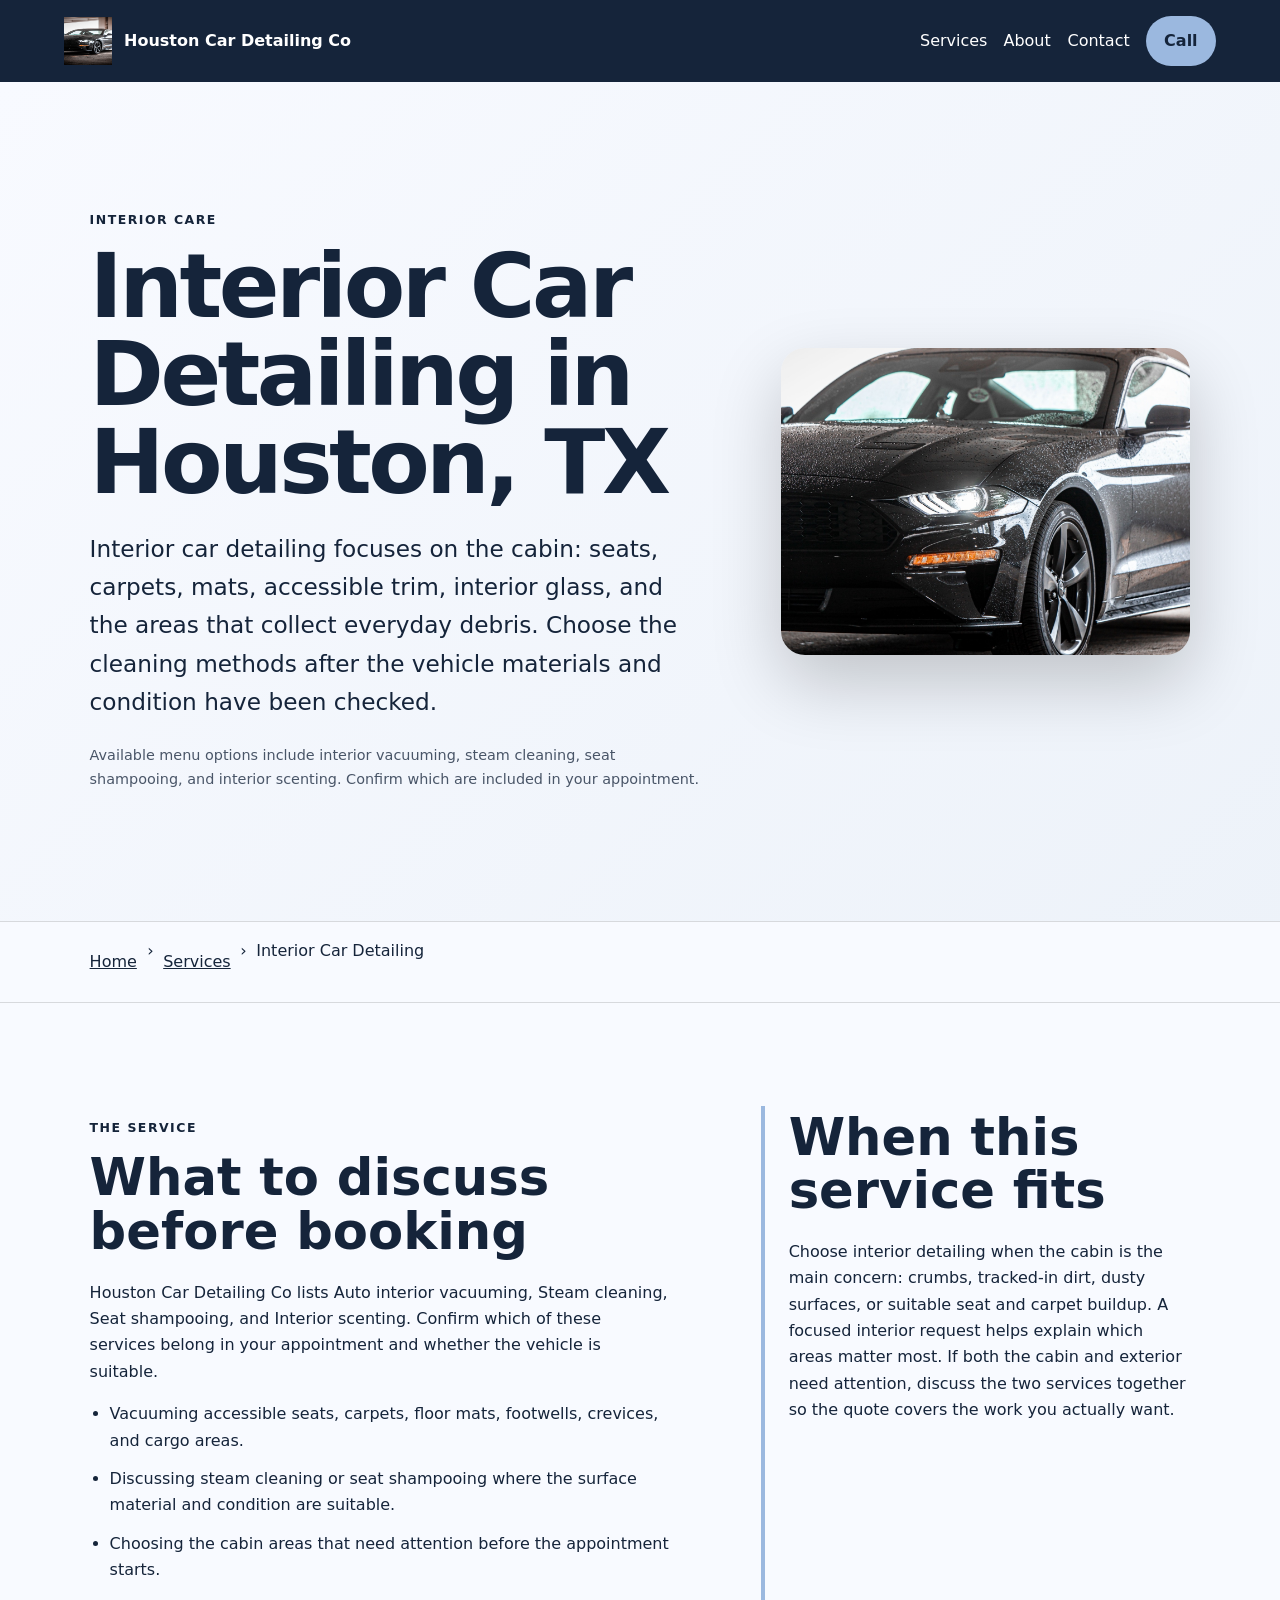
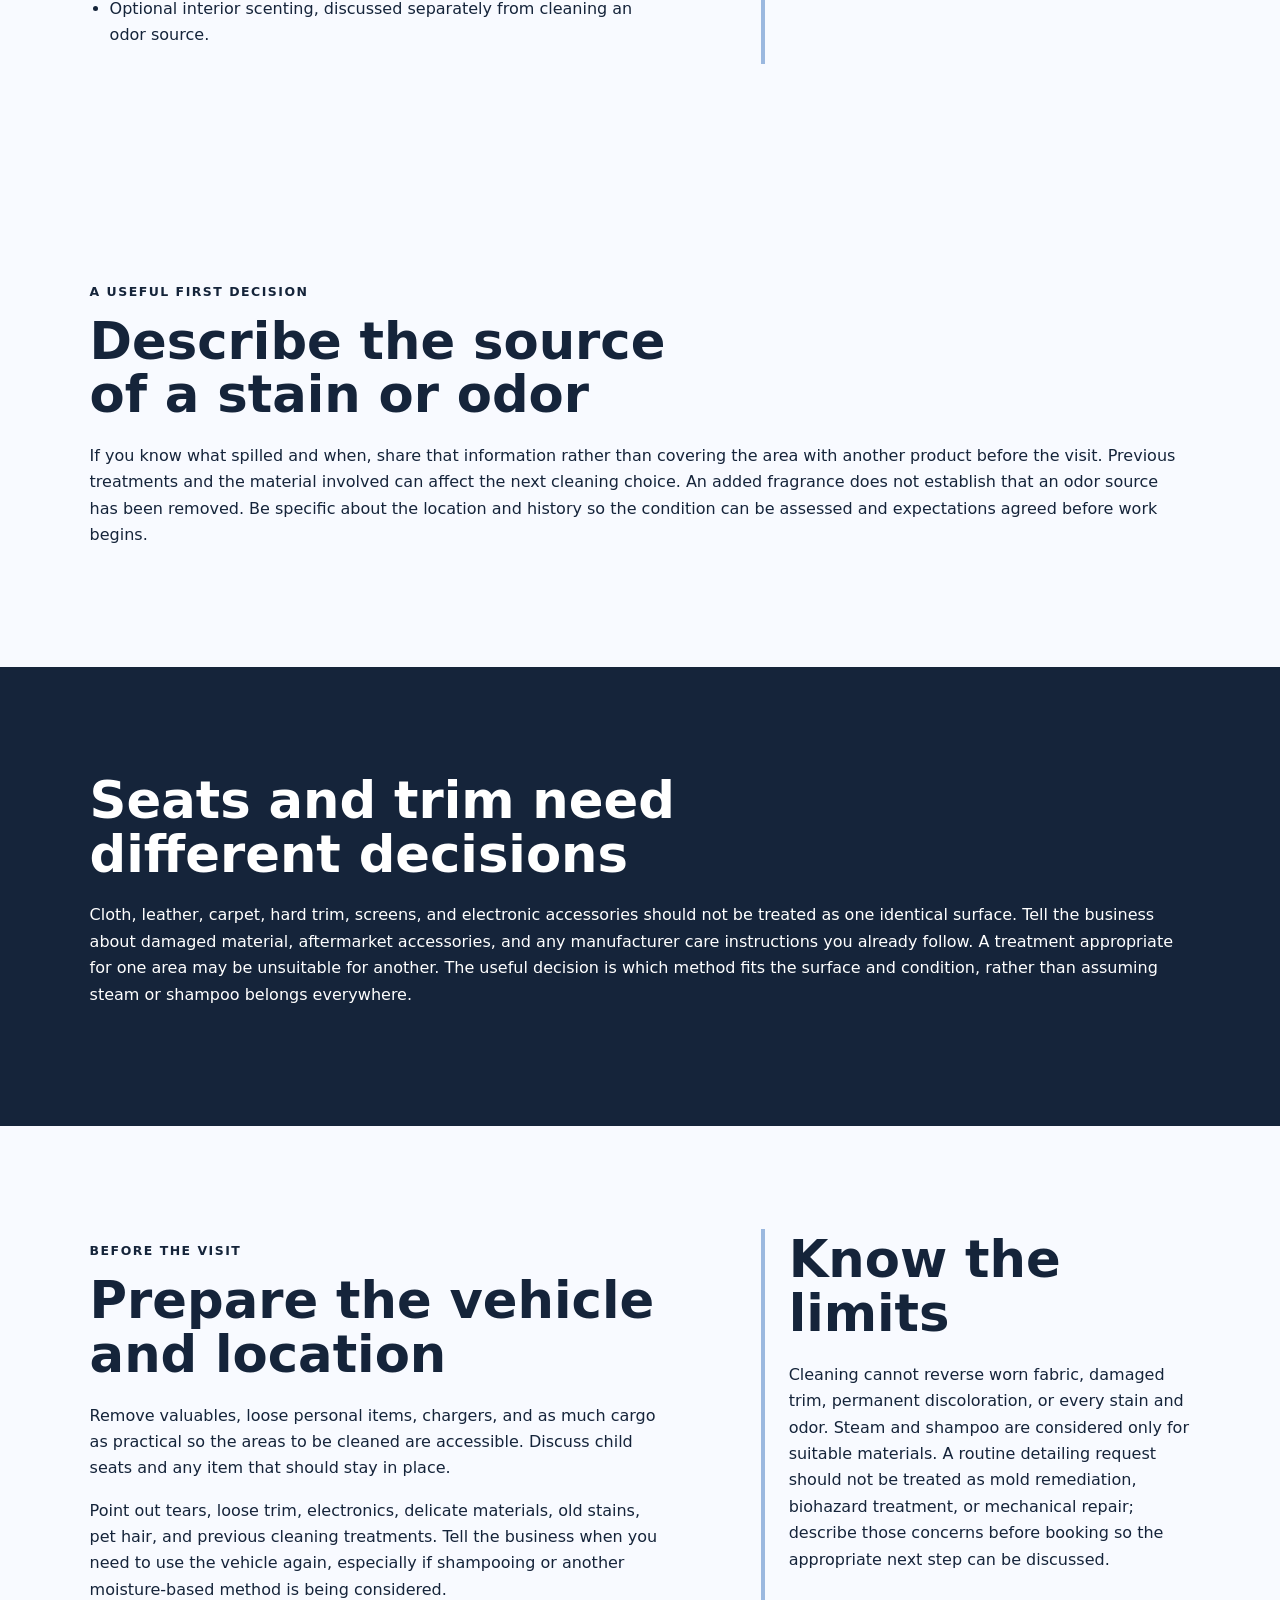
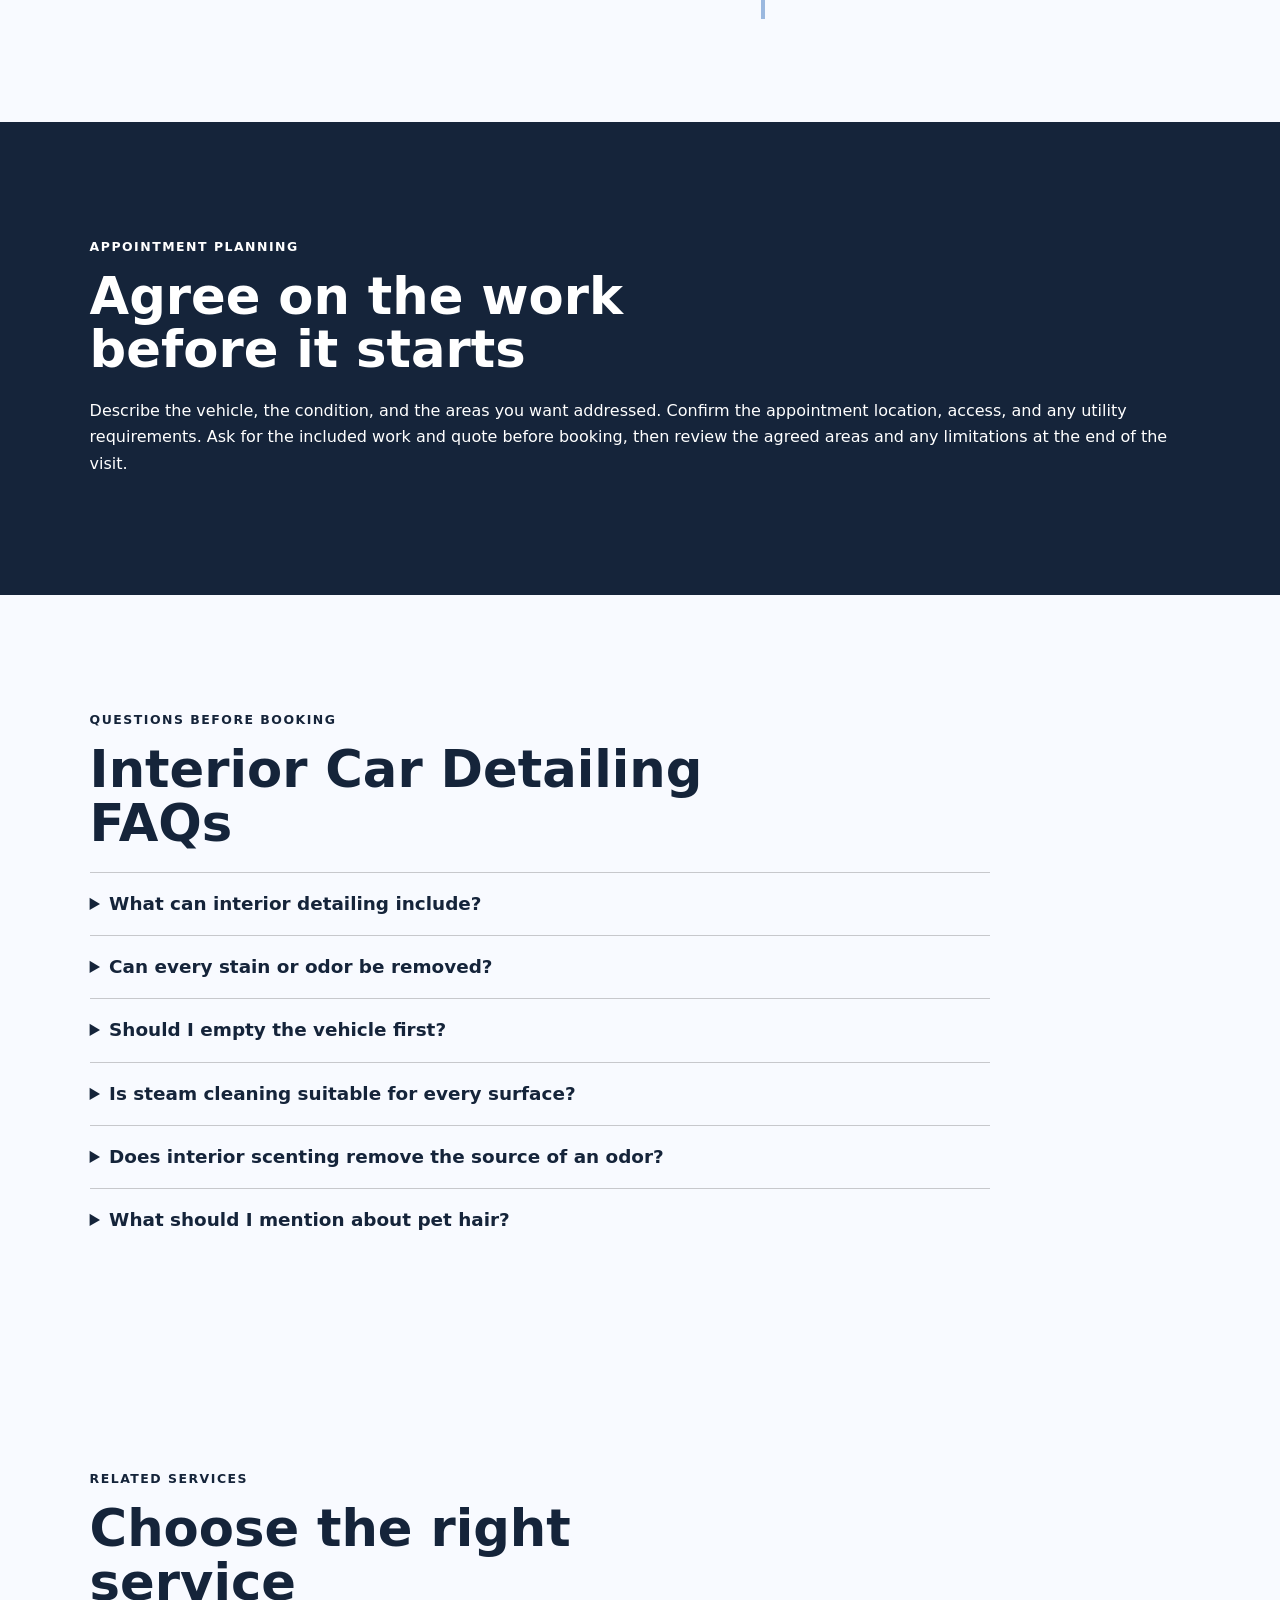
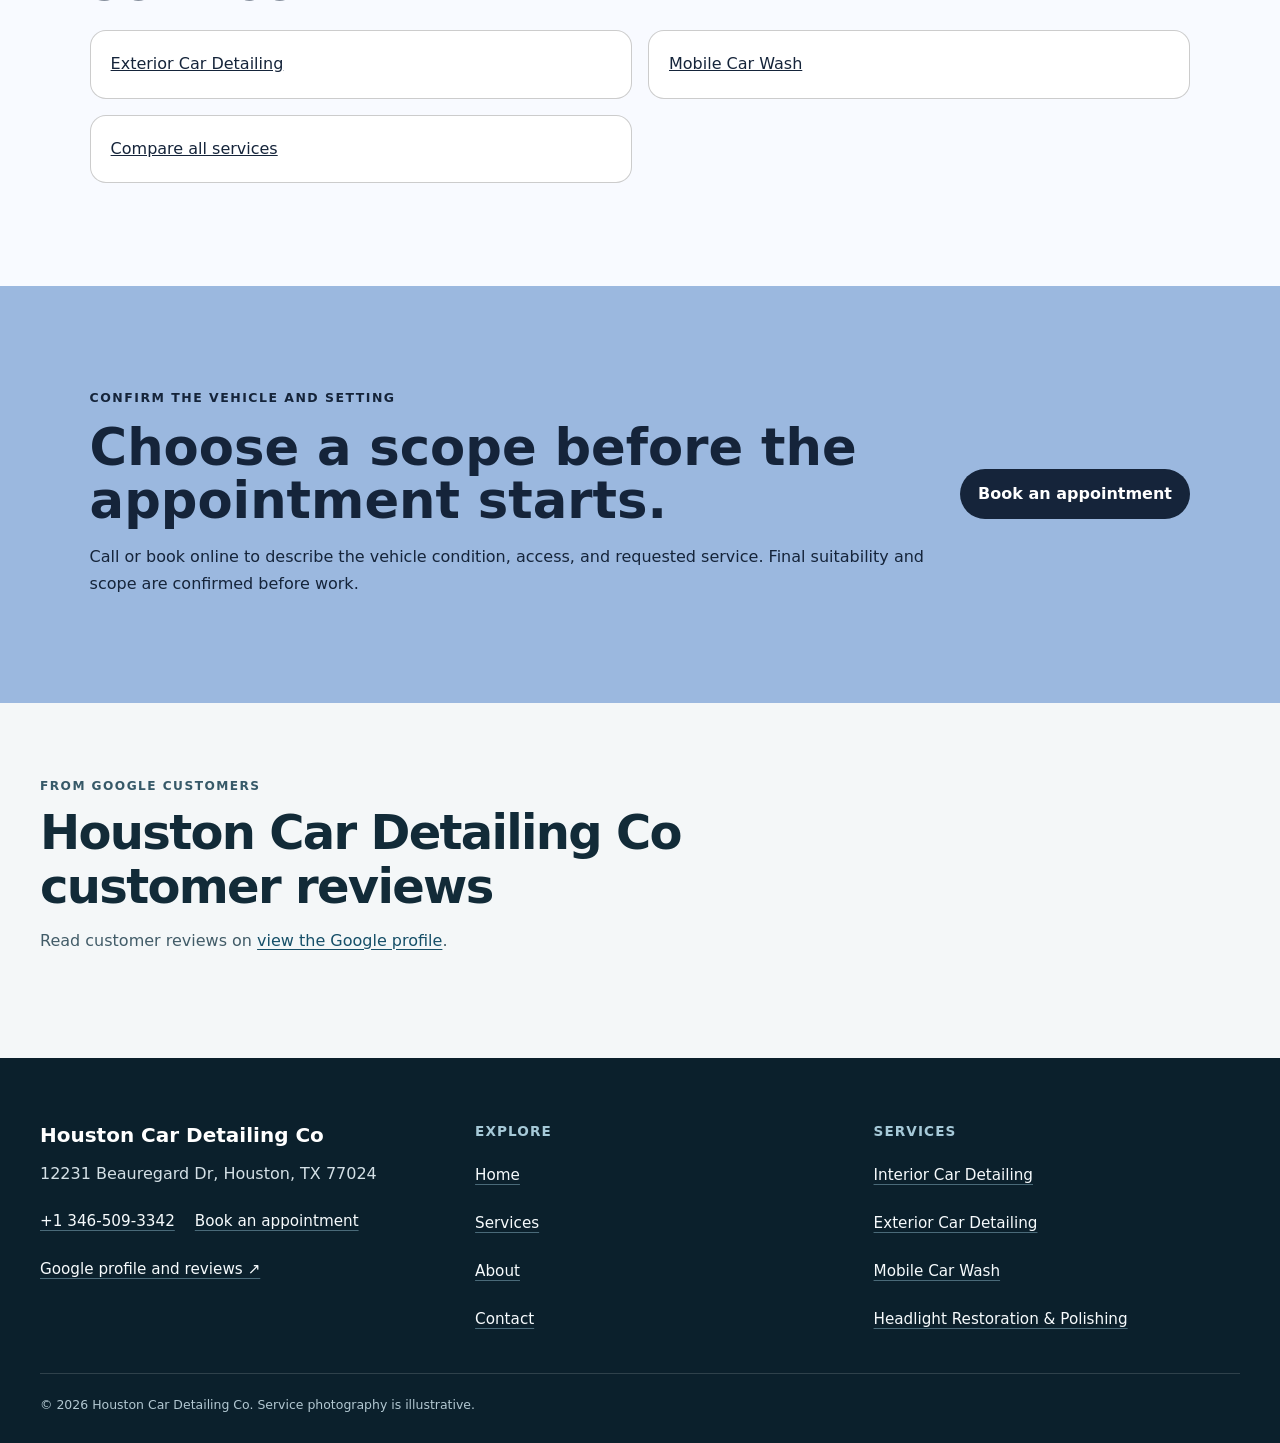
<file: services/interior-car-detailing/index.html>
<!doctype html>
<html lang="en"><head>
  <meta charset="utf-8"><meta name="viewport" content="width=device-width,initial-scale=1">
  <title>Interior Car Detailing in Houston, TX | Houston Car Detailing Co</title>
  <meta name="description" content="Plan interior car detailing with Houston Car Detailing Co in Houston: documented scope, vehicle preparation, access checks, and limitations.">
  <meta name="robots" content="index, follow, max-image-preview:large, max-snippet:-1">
  <link rel="canonical" href="https://houstoncardetailingco.shop/services/interior-car-detailing/">
  <meta property="og:type" content="website"><meta property="og:title" content="Interior Car Detailing in Houston, TX | Houston Car Detailing Co">
  <meta property="og:description" content="Plan interior car detailing with Houston Car Detailing Co in Houston: documented scope, vehicle preparation, access checks, and limitations."><meta property="og:url" content="https://houstoncardetailingco.shop/services/interior-car-detailing/">
  <meta property="og:image" content="https://houstoncardetailingco.shop/assets/hero-wet-black-car.jpg"><meta name="twitter:card" content="summary_large_image">
  <link rel="icon" href="/assets/favicon.svg"><link rel="stylesheet" href="/seo-pages.css"><script type="application/ld+json">{
  "@context": "https://schema.org",
  "@graph": [
    {
      "@type": "BreadcrumbList",
      "@id": "https://houstoncardetailingco.shop/services/interior-car-detailing/#breadcrumb",
      "itemListElement": [
        {
          "@type": "ListItem",
          "position": 1,
          "name": "Home",
          "item": "https://houstoncardetailingco.shop/"
        },
        {
          "@type": "ListItem",
          "position": 2,
          "name": "Services",
          "item": "https://houstoncardetailingco.shop/services/"
        },
        {
          "@type": "ListItem",
          "position": 3,
          "name": "Interior Car Detailing",
          "item": "https://houstoncardetailingco.shop/services/interior-car-detailing/"
        }
      ]
    },
    {
      "@type": "WebPage",
      "@id": "https://houstoncardetailingco.shop/services/interior-car-detailing/#webpage",
      "url": "https://houstoncardetailingco.shop/services/interior-car-detailing/",
      "name": "Interior Car Detailing in Houston, TX | Houston Car Detailing Co",
      "description": "Plan interior car detailing with Houston Car Detailing Co in Houston: documented scope, vehicle preparation, access checks, and limitations.",
      "breadcrumb": {
        "@id": "https://houstoncardetailingco.shop/services/interior-car-detailing/#breadcrumb"
      },
      "isPartOf": {
        "@id": "https://houstoncardetailingco.shop/#website"
      },
      "about": {
        "@id": "https://houstoncardetailingco.shop/#business"
      }
    },
    {
      "@type": "Service",
      "@id": "https://houstoncardetailingco.shop/services/interior-car-detailing/#service",
      "name": "Interior Car Detailing",
      "serviceType": "interior car detailing",
      "url": "https://houstoncardetailingco.shop/services/interior-car-detailing/",
      "description": "Interior car detailing focuses on the cabin: visible debris, carpets, floor mats, seats, footwells, crevices, cargo areas, and suitable high-use surfaces.",
      "provider": {
        "@id": "https://houstoncardetailingco.shop/#business"
      },
      "areaServed": {
        "@type": "City",
        "name": "Houston"
      }
    },
    {
      "@type": "ImageObject",
      "@id": "https://houstoncardetailingco.shop/services/interior-car-detailing/#primaryimage",
      "contentUrl": "https://houstoncardetailingco.shop/assets/hero-wet-black-car.jpg",
      "caption": "Illustrative detailing artwork for Houston Car Detailing Co",
      "representativeOfPage": true
    }
  ]
}</script>
<link rel="stylesheet" href="/portfolio-components.css">
</head><body style="--pilot-accent:#9bb8df;--pilot-dark:#15243a;--pilot-paper:#f8faff">
<a class="skip-link" href="#content">Skip to content</a>
<header class="pilot-header"><a class="pilot-brand" href="/"><img src="/assets/hero-wet-black-car.jpg" width="48" height="48" alt=""><span>Houston Car Detailing Co</span></a>
<nav aria-label="Primary navigation"><a href="/services/">Services</a><a href="/about/">About</a><a href="/contact/">Contact</a><a class="pilot-call" href="tel:+13465093342">Call</a></nav></header>
<main id="content"><section class="pilot-hero"><div><p class="eyebrow">Interior care</p><h1>Interior Car Detailing in Houston, TX</h1><p class="pilot-answer">Interior car detailing focuses on the cabin: seats, carpets, mats, accessible trim, interior glass, and the areas that collect everyday debris. Choose the cleaning methods after the vehicle materials and condition have been checked.</p><p class="pilot-proof">Available menu options include interior vacuuming, steam cleaning, seat shampooing, and interior scenting. Confirm which are included in your appointment.</p></div><img alt="Illustrative detailing artwork for Houston Car Detailing Co" fetchpriority="high" height="720" src="/assets/hero-wet-black-car.jpg" width="960"/></section>
<nav aria-label="Breadcrumb" class="breadcrumbs"><a href="/">Home</a><span>›</span><a href="/services/">Services</a><span>›</span><span>Interior Car Detailing</span></nav>
<section class="pilot-section pilot-grid"><div><p class="eyebrow">The service</p><h2>What to discuss before booking</h2><p>Houston Car Detailing Co lists Auto interior vacuuming, Steam cleaning, Seat shampooing, and Interior scenting. Confirm which of these services belong in your appointment and whether the vehicle is suitable.</p><ul class="checklist"><li>Vacuuming accessible seats, carpets, floor mats, footwells, crevices, and cargo areas.</li><li>Discussing steam cleaning or seat shampooing where the surface material and condition are suitable.</li><li>Choosing the cabin areas that need attention before the appointment starts.</li><li>Optional interior scenting, discussed separately from cleaning an odor source.</li></ul></div><aside><h2>When this service fits</h2><p>Choose interior detailing when the cabin is the main concern: crumbs, tracked-in dirt, dusty surfaces, or suitable seat and carpet buildup. A focused interior request helps explain which areas matter most. If both the cabin and exterior need attention, discuss the two services together so the quote covers the work you actually want.</p></aside></section>
<section class="pilot-section"><p class="eyebrow">A useful first decision</p><h2>Describe the source of a stain or odor</h2><p>If you know what spilled and when, share that information rather than covering the area with another product before the visit. Previous treatments and the material involved can affect the next cleaning choice. An added fragrance does not establish that an odor source has been removed. Be specific about the location and history so the condition can be assessed and expectations agreed before work begins.</p></section><section class="pilot-section tone"><h2>Seats and trim need different decisions</h2><p>Cloth, leather, carpet, hard trim, screens, and electronic accessories should not be treated as one identical surface. Tell the business about damaged material, aftermarket accessories, and any manufacturer care instructions you already follow. A treatment appropriate for one area may be unsuitable for another. The useful decision is which method fits the surface and condition, rather than assuming steam or shampoo belongs everywhere.</p></section>
<section class="pilot-section pilot-grid"><div><p class="eyebrow">Before the visit</p><h2>Prepare the vehicle and location</h2><p>Remove valuables, loose personal items, chargers, and as much cargo as practical so the areas to be cleaned are accessible. Discuss child seats and any item that should stay in place.</p><p>Point out tears, loose trim, electronics, delicate materials, old stains, pet hair, and previous cleaning treatments. Tell the business when you need to use the vehicle again, especially if shampooing or another moisture-based method is being considered.</p></div><aside><h2>Know the limits</h2><p>Cleaning cannot reverse worn fabric, damaged trim, permanent discoloration, or every stain and odor. Steam and shampoo are considered only for suitable materials. A routine detailing request should not be treated as mold remediation, biohazard treatment, or mechanical repair; describe those concerns before booking so the appropriate next step can be discussed.</p></aside></section>
<section class="pilot-section tone"><p class="eyebrow">Appointment planning</p><h2>Agree on the work before it starts</h2><p>Describe the vehicle, the condition, and the areas you want addressed. Confirm the appointment location, access, and any utility requirements. Ask for the included work and quote before booking, then review the agreed areas and any limitations at the end of the visit.</p></section>
<section class="pilot-section"><p class="eyebrow">Questions before booking</p><h2>Interior Car Detailing FAQs</h2><div class="faq-list"><details><summary>What can interior detailing include?</summary><p>The menu includes interior vacuuming, steam cleaning, seat shampooing, and interior scenting. The exact combination depends on the vehicle, the material, and the scope agreed before the visit; each method is not automatically included in every request.</p></details><details><summary>Can every stain or odor be removed?</summary><p>No result should be promised without assessing the material and cause. Old stains, prior treatments, permanent discoloration, and an inaccessible odor source can limit what cleaning achieves.</p></details><details><summary>Should I empty the vehicle first?</summary><p>Remove valuables and as many loose belongings as practical. Discuss child seats, cargo, and items that need to stay in place so access and priorities are clear.</p></details><details><summary>Is steam cleaning suitable for every surface?</summary><p>No. Steam is considered only for suitable materials and conditions. Tell the business about electronics, delicate trim, existing damage, and previous treatments before a method is agreed.</p></details><details><summary>Does interior scenting remove the source of an odor?</summary><p>A fragrance can change how the cabin smells, but it is not evidence that the source was removed. Describe the odor and its history so cleaning and any limits can be discussed first.</p></details><details><summary>What should I mention about pet hair?</summary><p>Describe how much hair is present, which areas are affected, and the seat or carpet material. Embedded hair can change the effort required, so discuss it before the scope and quote are confirmed.</p></details></div></section>
<section class="pilot-section related"><p class="eyebrow">Related services</p><h2>Choose the right service</h2><div class="related-links"><a href="/services/exterior-car-detailing/">Exterior Car Detailing</a><a href="/services/mobile-car-wash/">Mobile Car Wash</a><a href="/services/">Compare all services</a></div></section>
<section class="pilot-cta"><div><p class="eyebrow">Confirm the vehicle and setting</p><h2>Choose a scope before the appointment starts.</h2><p>Call or book online to describe the vehicle condition, access, and requested service. Final suitability and scope are confirmed before work.</p></div><a class="pilot-button" href="https://cal.com/sumitdatta/auto-detail-service">Book an appointment</a></section>
<!-- PORTFOLIO-REVIEWS:START --><section class="portfolio-reviews" aria-labelledby="portfolio-reviews-title"><div class="portfolio-reviews__heading"><div><p class="portfolio-reviews__kicker">From Google customers</p><h2 id="portfolio-reviews-title">Houston Car Detailing Co customer reviews</h2><p class="portfolio-reviews__intro">Read customer reviews on <a href="https://www.google.com/maps?cid=10536902085026366377" target="_blank" rel="noopener noreferrer">view the Google profile</a>.</p></div></div></section><!-- PORTFOLIO-REVIEWS:END -->
</main><footer class="portfolio-footer"><div class="portfolio-footer__grid"><div><strong class="portfolio-footer__name">Houston Car Detailing Co</strong><address>12231 Beauregard Dr, Houston, TX 77024</address><div class="portfolio-footer__contact"><a href="tel:+13465093342">+1 346-509-3342</a><a href="https://cal.com/sumitdatta/auto-detail-service">Book an appointment</a></div><a href="https://www.google.com/maps?cid=10536902085026366377" target="_blank" rel="noopener noreferrer">Google profile and reviews ↗</a></div><div><h2>Explore</h2><nav aria-label="Footer navigation"><a href="/">Home</a><a href="/services/">Services</a><a href="/about/">About</a><a href="/contact/">Contact</a></nav></div><div><h2>Services</h2><nav aria-label="Service pages"><a href="/services/interior-car-detailing/">Interior Car Detailing</a><a href="/services/exterior-car-detailing/">Exterior Car Detailing</a><a href="/services/mobile-car-wash/">Mobile Car Wash</a><a href="/services/headlight-restoration/">Headlight Restoration &amp; Polishing</a></nav></div></div><p class="portfolio-footer__bottom">© <span id="year">2026</span> Houston Car Detailing Co. Service photography is illustrative.</p></footer>
<script src="/portfolio-components.js" defer></script>
</body></html>
</file>
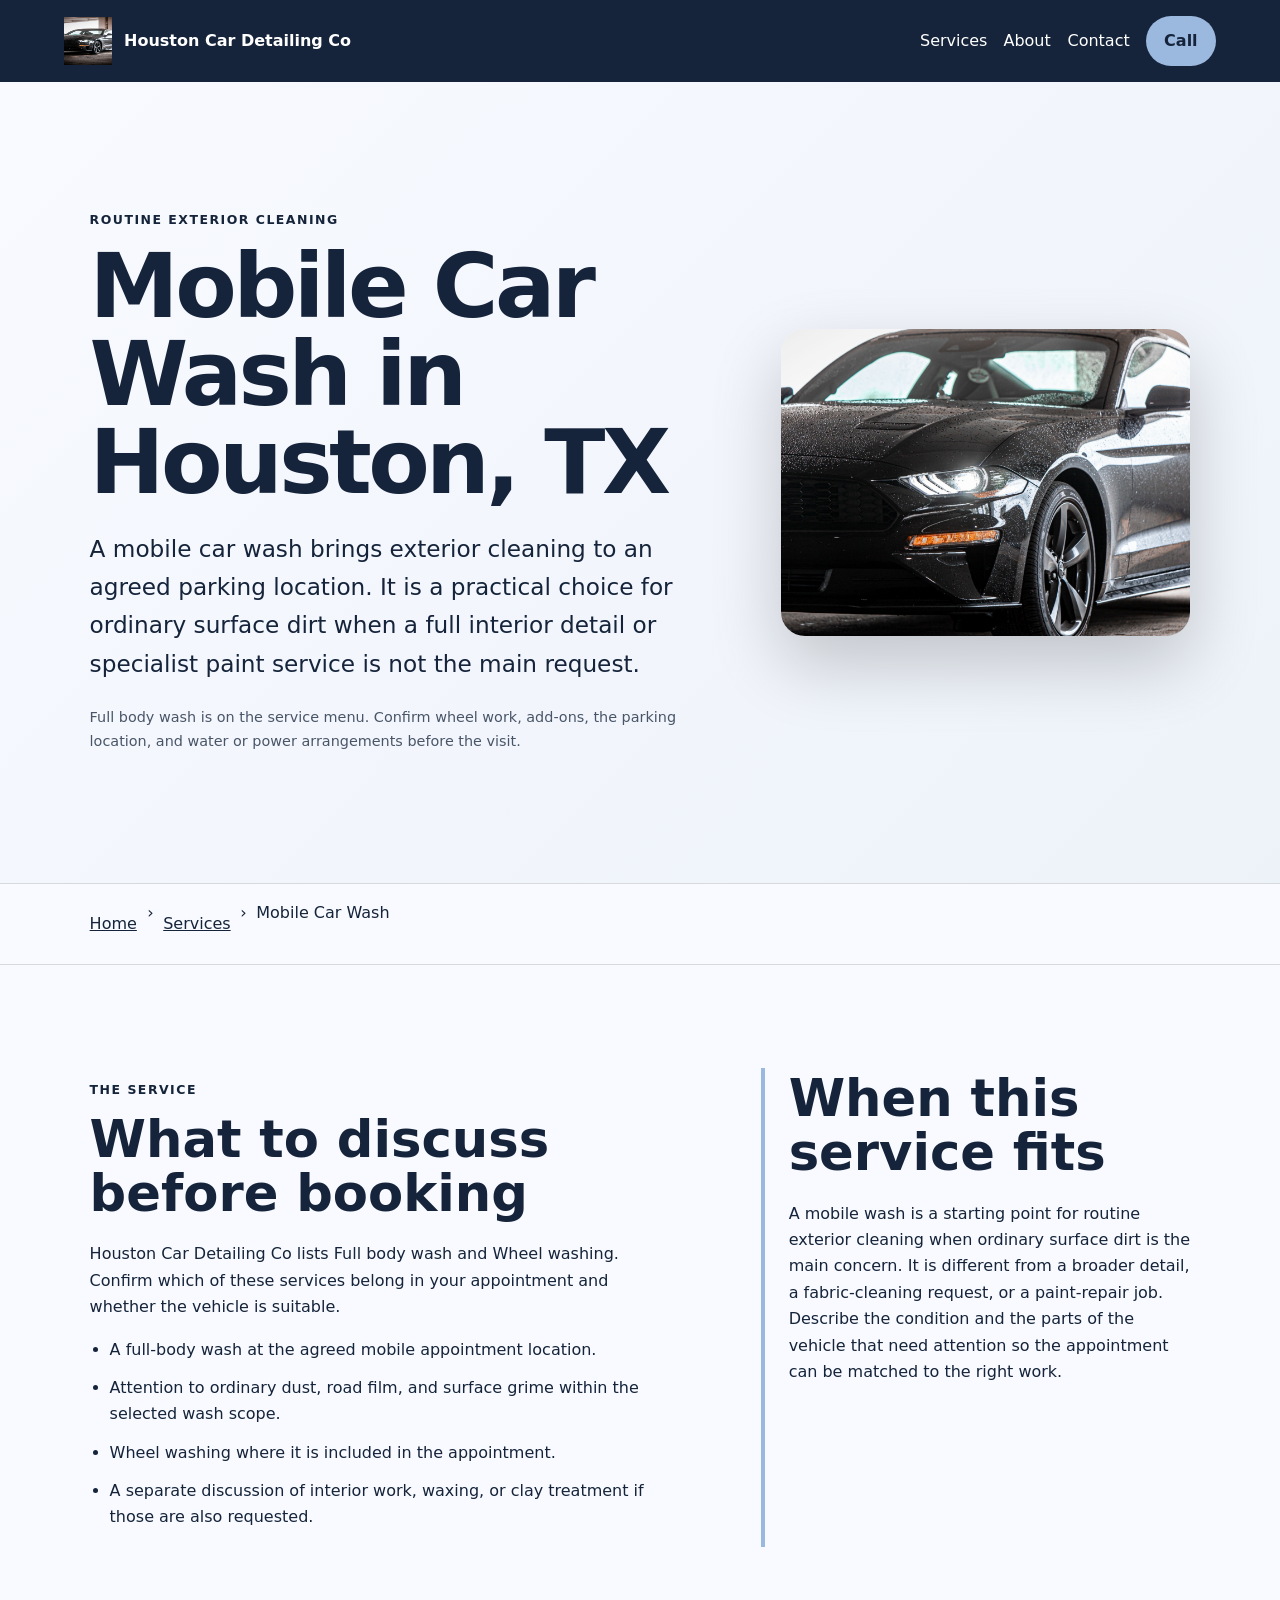
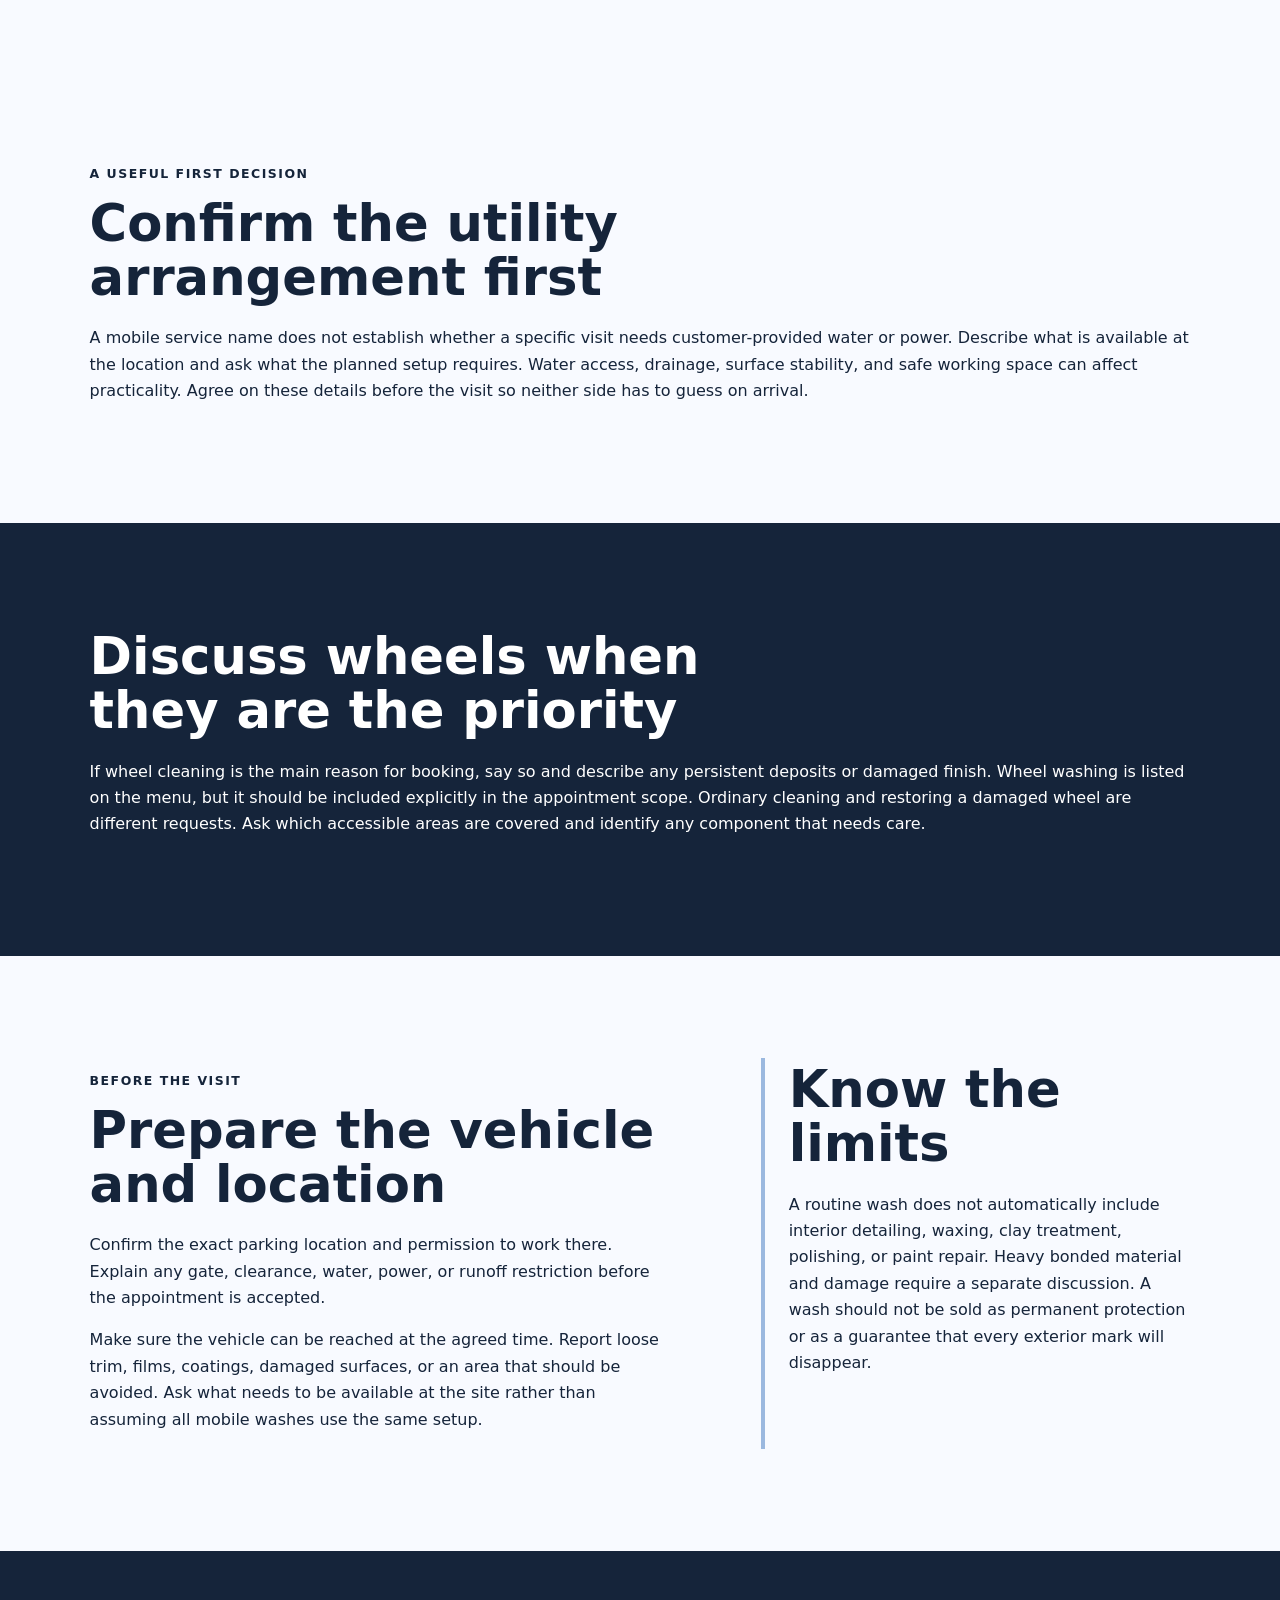
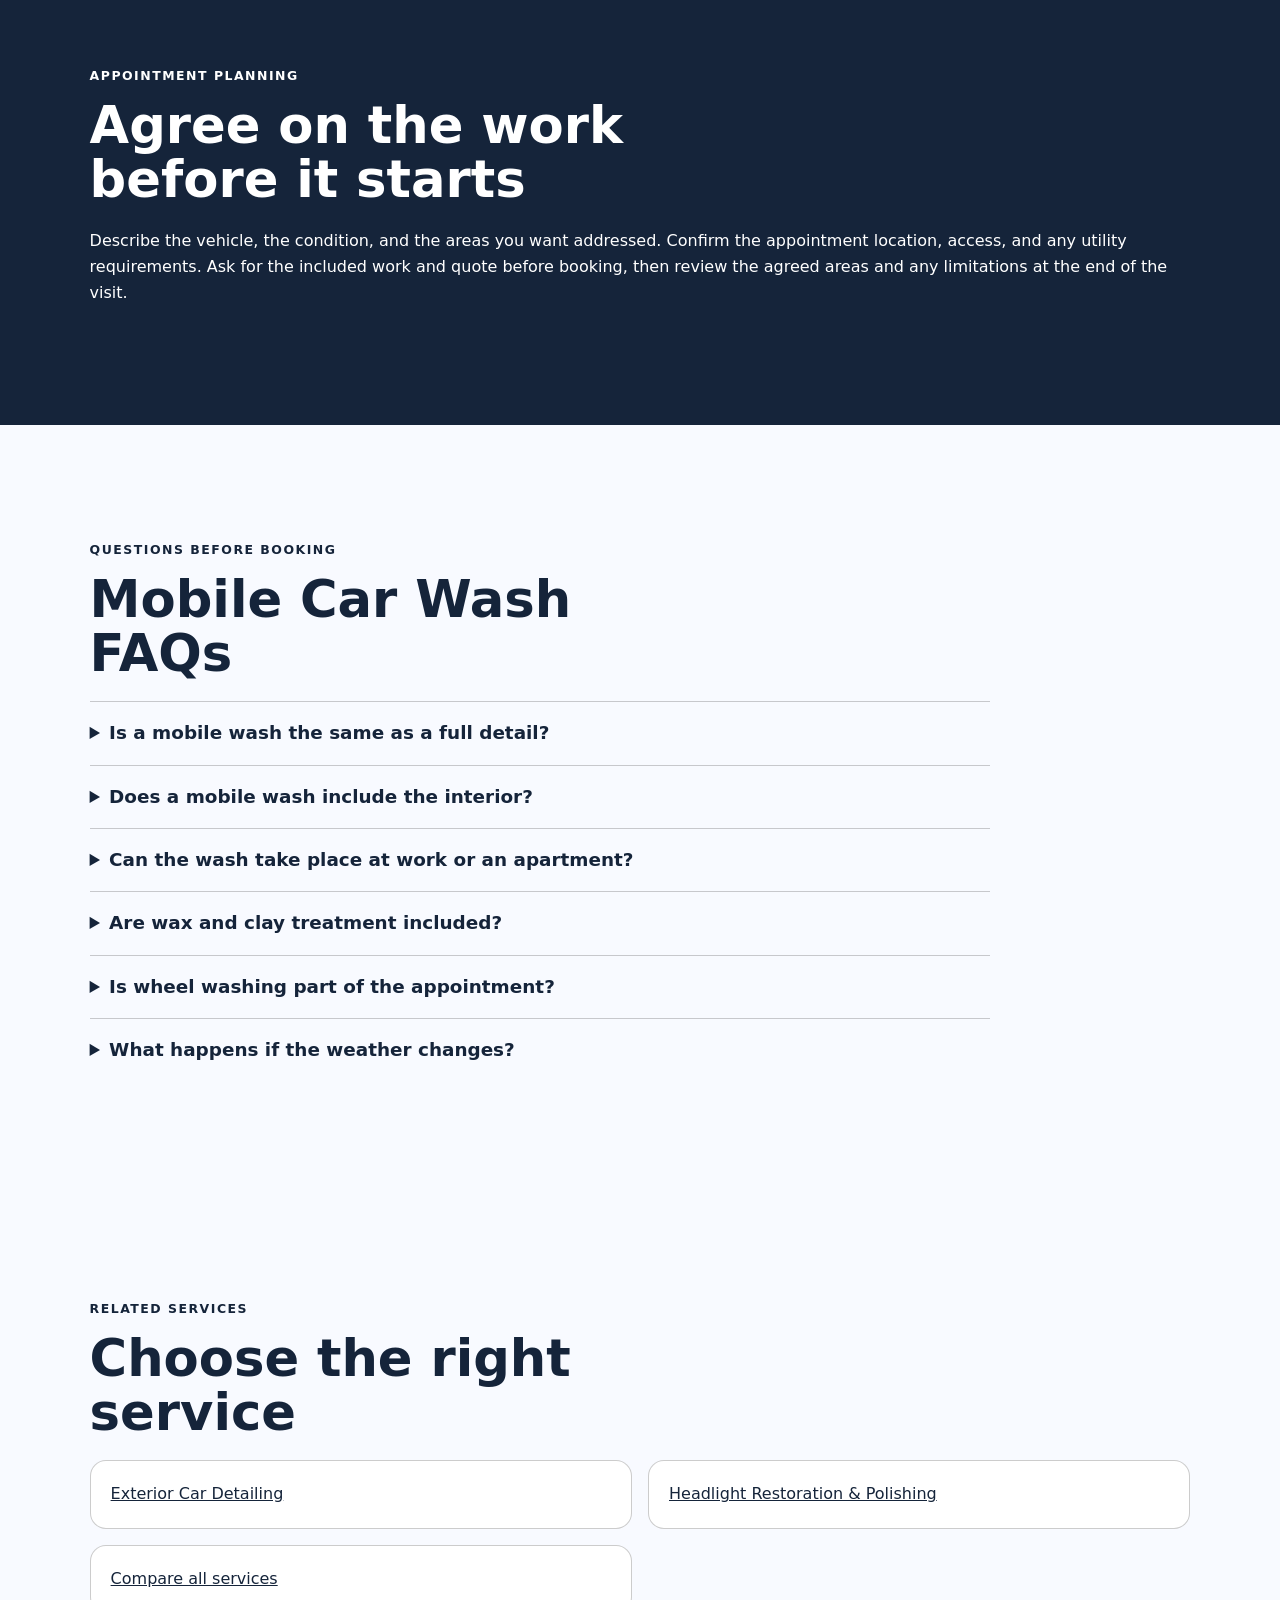
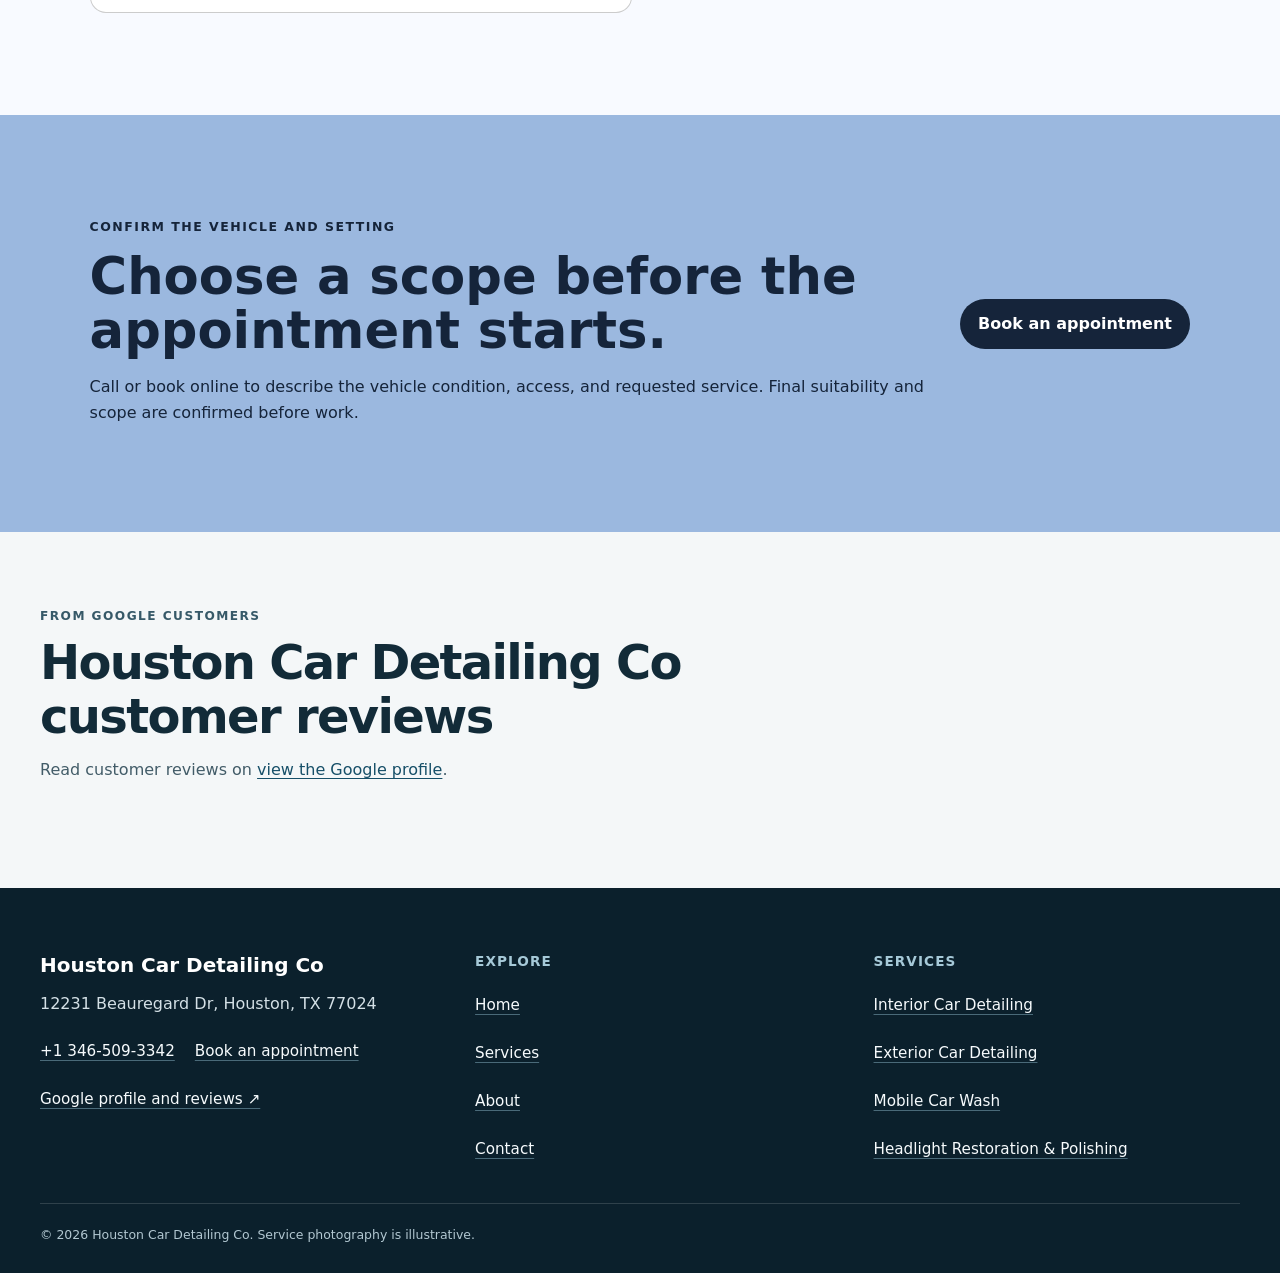
<file: services/mobile-car-wash/index.html>
<!doctype html>
<html lang="en"><head>
  <meta charset="utf-8"><meta name="viewport" content="width=device-width,initial-scale=1">
  <title>Mobile Car Wash in Houston, TX | Houston Car Detailing Co</title>
  <meta name="description" content="Plan mobile car wash with Houston Car Detailing Co in Houston: documented scope, vehicle preparation, access checks, and limitations.">
  <meta name="robots" content="index, follow, max-image-preview:large, max-snippet:-1">
  <link rel="canonical" href="https://houstoncardetailingco.shop/services/mobile-car-wash/">
  <meta property="og:type" content="website"><meta property="og:title" content="Mobile Car Wash in Houston, TX | Houston Car Detailing Co">
  <meta property="og:description" content="Plan mobile car wash with Houston Car Detailing Co in Houston: documented scope, vehicle preparation, access checks, and limitations."><meta property="og:url" content="https://houstoncardetailingco.shop/services/mobile-car-wash/">
  <meta property="og:image" content="https://houstoncardetailingco.shop/assets/hero-wet-black-car.jpg"><meta name="twitter:card" content="summary_large_image">
  <link rel="icon" href="/assets/favicon.svg"><link rel="stylesheet" href="/seo-pages.css"><script type="application/ld+json">{
  "@context": "https://schema.org",
  "@graph": [
    {
      "@type": "BreadcrumbList",
      "@id": "https://houstoncardetailingco.shop/services/mobile-car-wash/#breadcrumb",
      "itemListElement": [
        {
          "@type": "ListItem",
          "position": 1,
          "name": "Home",
          "item": "https://houstoncardetailingco.shop/"
        },
        {
          "@type": "ListItem",
          "position": 2,
          "name": "Services",
          "item": "https://houstoncardetailingco.shop/services/"
        },
        {
          "@type": "ListItem",
          "position": 3,
          "name": "Mobile Car Wash",
          "item": "https://houstoncardetailingco.shop/services/mobile-car-wash/"
        }
      ]
    },
    {
      "@type": "WebPage",
      "@id": "https://houstoncardetailingco.shop/services/mobile-car-wash/#webpage",
      "url": "https://houstoncardetailingco.shop/services/mobile-car-wash/",
      "name": "Mobile Car Wash in Houston, TX | Houston Car Detailing Co",
      "description": "Plan mobile car wash with Houston Car Detailing Co in Houston: documented scope, vehicle preparation, access checks, and limitations.",
      "breadcrumb": {
        "@id": "https://houstoncardetailingco.shop/services/mobile-car-wash/#breadcrumb"
      },
      "isPartOf": {
        "@id": "https://houstoncardetailingco.shop/#website"
      },
      "about": {
        "@id": "https://houstoncardetailingco.shop/#business"
      }
    },
    {
      "@type": "Service",
      "@id": "https://houstoncardetailingco.shop/services/mobile-car-wash/#service",
      "name": "Mobile Car Wash",
      "serviceType": "mobile car wash",
      "url": "https://houstoncardetailingco.shop/services/mobile-car-wash/",
      "description": "A mobile car wash is the routine-cleaning option in the documented menu: a full-body wash brought to the agreed location, with wheel washing available when it is included in the appointment.",
      "provider": {
        "@id": "https://houstoncardetailingco.shop/#business"
      },
      "areaServed": {
        "@type": "City",
        "name": "Houston"
      }
    },
    {
      "@type": "ImageObject",
      "@id": "https://houstoncardetailingco.shop/services/mobile-car-wash/#primaryimage",
      "contentUrl": "https://houstoncardetailingco.shop/assets/hero-wet-black-car.jpg",
      "caption": "Illustrative detailing artwork for Houston Car Detailing Co",
      "representativeOfPage": true
    }
  ]
}</script>
<link rel="stylesheet" href="/portfolio-components.css">
</head><body style="--pilot-accent:#9bb8df;--pilot-dark:#15243a;--pilot-paper:#f8faff">
<a class="skip-link" href="#content">Skip to content</a>
<header class="pilot-header"><a class="pilot-brand" href="/"><img src="/assets/hero-wet-black-car.jpg" width="48" height="48" alt=""><span>Houston Car Detailing Co</span></a>
<nav aria-label="Primary navigation"><a href="/services/">Services</a><a href="/about/">About</a><a href="/contact/">Contact</a><a class="pilot-call" href="tel:+13465093342">Call</a></nav></header>
<main id="content"><section class="pilot-hero"><div><p class="eyebrow">Routine exterior cleaning</p><h1>Mobile Car Wash in Houston, TX</h1><p class="pilot-answer">A mobile car wash brings exterior cleaning to an agreed parking location. It is a practical choice for ordinary surface dirt when a full interior detail or specialist paint service is not the main request.</p><p class="pilot-proof">Full body wash is on the service menu. Confirm wheel work, add-ons, the parking location, and water or power arrangements before the visit.</p></div><img alt="Illustrative detailing artwork for Houston Car Detailing Co" fetchpriority="high" height="720" src="/assets/hero-wet-black-car.jpg" width="960"/></section>
<nav aria-label="Breadcrumb" class="breadcrumbs"><a href="/">Home</a><span>›</span><a href="/services/">Services</a><span>›</span><span>Mobile Car Wash</span></nav>
<section class="pilot-section pilot-grid"><div><p class="eyebrow">The service</p><h2>What to discuss before booking</h2><p>Houston Car Detailing Co lists Full body wash and Wheel washing. Confirm which of these services belong in your appointment and whether the vehicle is suitable.</p><ul class="checklist"><li>A full-body wash at the agreed mobile appointment location.</li><li>Attention to ordinary dust, road film, and surface grime within the selected wash scope.</li><li>Wheel washing where it is included in the appointment.</li><li>A separate discussion of interior work, waxing, or clay treatment if those are also requested.</li></ul></div><aside><h2>When this service fits</h2><p>A mobile wash is a starting point for routine exterior cleaning when ordinary surface dirt is the main concern. It is different from a broader detail, a fabric-cleaning request, or a paint-repair job. Describe the condition and the parts of the vehicle that need attention so the appointment can be matched to the right work.</p></aside></section>
<section class="pilot-section"><p class="eyebrow">A useful first decision</p><h2>Confirm the utility arrangement first</h2><p>A mobile service name does not establish whether a specific visit needs customer-provided water or power. Describe what is available at the location and ask what the planned setup requires. Water access, drainage, surface stability, and safe working space can affect practicality. Agree on these details before the visit so neither side has to guess on arrival.</p></section><section class="pilot-section tone"><h2>Discuss wheels when they are the priority</h2><p>If wheel cleaning is the main reason for booking, say so and describe any persistent deposits or damaged finish. Wheel washing is listed on the menu, but it should be included explicitly in the appointment scope. Ordinary cleaning and restoring a damaged wheel are different requests. Ask which accessible areas are covered and identify any component that needs care.</p></section>
<section class="pilot-section pilot-grid"><div><p class="eyebrow">Before the visit</p><h2>Prepare the vehicle and location</h2><p>Confirm the exact parking location and permission to work there. Explain any gate, clearance, water, power, or runoff restriction before the appointment is accepted.</p><p>Make sure the vehicle can be reached at the agreed time. Report loose trim, films, coatings, damaged surfaces, or an area that should be avoided. Ask what needs to be available at the site rather than assuming all mobile washes use the same setup.</p></div><aside><h2>Know the limits</h2><p>A routine wash does not automatically include interior detailing, waxing, clay treatment, polishing, or paint repair. Heavy bonded material and damage require a separate discussion. A wash should not be sold as permanent protection or as a guarantee that every exterior mark will disappear.</p></aside></section>
<section class="pilot-section tone"><p class="eyebrow">Appointment planning</p><h2>Agree on the work before it starts</h2><p>Describe the vehicle, the condition, and the areas you want addressed. Confirm the appointment location, access, and any utility requirements. Ask for the included work and quote before booking, then review the agreed areas and any limitations at the end of the visit.</p></section>
<section class="pilot-section"><p class="eyebrow">Questions before booking</p><h2>Mobile Car Wash FAQs</h2><div class="faq-list"><details><summary>Is a mobile wash the same as a full detail?</summary><p>No. A mobile wash focuses on routine exterior cleaning. Interior detailing and other appearance treatments have their own scope and should be requested separately.</p></details><details><summary>Does a mobile wash include the interior?</summary><p>Not automatically. Interior vacuuming, steam cleaning, and seat shampooing are separate menu choices. Explain both interior and exterior needs if you want a combined appointment.</p></details><details><summary>Can the wash take place at work or an apartment?</summary><p>The location must allow the work and provide suitable access. Confirm property permission and any site restrictions before booking; the address alone does not establish approval.</p></details><details><summary>Are wax and clay treatment included?</summary><p>They are separately listed services. Ask whether either is appropriate and included in the quote rather than assuming a routine wash includes them.</p></details><details><summary>Is wheel washing part of the appointment?</summary><p>Wheel washing is available on the menu. Confirm it in the selected scope, especially if the wheels are the main concern or have deposits or finish damage.</p></details><details><summary>What happens if the weather changes?</summary><p>Confirm the appointment plan directly. Weather and the location may affect whether the work is practical, so discuss timing or a suitable setting before the visit.</p></details></div></section>
<section class="pilot-section related"><p class="eyebrow">Related services</p><h2>Choose the right service</h2><div class="related-links"><a href="/services/exterior-car-detailing/">Exterior Car Detailing</a><a href="/services/headlight-restoration/">Headlight Restoration &amp; Polishing</a><a href="/services/">Compare all services</a></div></section>
<section class="pilot-cta"><div><p class="eyebrow">Confirm the vehicle and setting</p><h2>Choose a scope before the appointment starts.</h2><p>Call or book online to describe the vehicle condition, access, and requested service. Final suitability and scope are confirmed before work.</p></div><a class="pilot-button" href="https://cal.com/sumitdatta/auto-detail-service">Book an appointment</a></section>
<!-- PORTFOLIO-REVIEWS:START --><section class="portfolio-reviews" aria-labelledby="portfolio-reviews-title"><div class="portfolio-reviews__heading"><div><p class="portfolio-reviews__kicker">From Google customers</p><h2 id="portfolio-reviews-title">Houston Car Detailing Co customer reviews</h2><p class="portfolio-reviews__intro">Read customer reviews on <a href="https://www.google.com/maps?cid=10536902085026366377" target="_blank" rel="noopener noreferrer">view the Google profile</a>.</p></div></div></section><!-- PORTFOLIO-REVIEWS:END -->
</main><footer class="portfolio-footer"><div class="portfolio-footer__grid"><div><strong class="portfolio-footer__name">Houston Car Detailing Co</strong><address>12231 Beauregard Dr, Houston, TX 77024</address><div class="portfolio-footer__contact"><a href="tel:+13465093342">+1 346-509-3342</a><a href="https://cal.com/sumitdatta/auto-detail-service">Book an appointment</a></div><a href="https://www.google.com/maps?cid=10536902085026366377" target="_blank" rel="noopener noreferrer">Google profile and reviews ↗</a></div><div><h2>Explore</h2><nav aria-label="Footer navigation"><a href="/">Home</a><a href="/services/">Services</a><a href="/about/">About</a><a href="/contact/">Contact</a></nav></div><div><h2>Services</h2><nav aria-label="Service pages"><a href="/services/interior-car-detailing/">Interior Car Detailing</a><a href="/services/exterior-car-detailing/">Exterior Car Detailing</a><a href="/services/mobile-car-wash/">Mobile Car Wash</a><a href="/services/headlight-restoration/">Headlight Restoration &amp; Polishing</a></nav></div></div><p class="portfolio-footer__bottom">© <span id="year">2026</span> Houston Car Detailing Co. Service photography is illustrative.</p></footer>
<script src="/portfolio-components.js" defer></script>
</body></html>
</file>
<file: styles.css>
:root {
  --midnight: #071f29;
  --midnight-2: #0a2b37;
  --channel: #0d5367;
  --channel-light: #2d7182;
  --silver: #dce7e8;
  --mist: #f3f7f5;
  --white: #ffffff;
  --amber: #f1a33c;
  --amber-dark: #d7861f;
  --cypress: #143d37;
  --ink: #10282f;
  --muted: #587078;
  --line: rgba(16, 40, 47, 0.14);
  --dark-line: rgba(220, 231, 232, 0.18);
  --shadow: 0 24px 70px rgba(7, 31, 41, 0.14);
  --display: "Bricolage Grotesque", "Arial Narrow", Arial, sans-serif;
  --body: "Manrope", Arial, sans-serif;
  --mono: "IBM Plex Mono", "SFMono-Regular", Menlo, monospace;
  --shell: min(1180px, calc(100vw - 48px));
  --header-height: 82px;
}

* { box-sizing: border-box; }
html { scroll-behavior: smooth; }
body {
  margin: 0;
  overflow-x: hidden;
  color: var(--ink);
  background: var(--mist);
  font-family: var(--body);
  font-size: 17px;
  line-height: 1.65;
  -webkit-font-smoothing: antialiased;
}
img { display: block; max-width: 100%; }
a { color: inherit; }
button, a { -webkit-tap-highlight-color: transparent; }
a:focus-visible, button:focus-visible, summary:focus-visible {
  outline: 3px solid var(--amber);
  outline-offset: 4px;
  border-radius: 5px;
}

h1, h2, h3 {
  margin: 0;
  font-family: var(--display);
  line-height: 1.02;
  letter-spacing: -0.035em;
}
h1 { max-width: 850px; font-size: clamp(3rem, 7.4vw, 6.8rem); font-weight: 740; }
h2 { font-size: clamp(2.35rem, 5vw, 4.5rem); font-weight: 710; }
h3 { font-size: 1.35rem; font-weight: 700; line-height: 1.15; }
p { margin: 0; }

.shell { width: var(--shell); margin-inline: auto; }
.section { padding-block: clamp(72px, 10vw, 128px); }
.sr-only {
  position: absolute;
  width: 1px; height: 1px;
  padding: 0; margin: -1px;
  overflow: hidden;
  clip: rect(0, 0, 0, 0);
  white-space: nowrap;
  border: 0;
}
.skip-link {
  position: fixed;
  z-index: 200;
  top: -100px;
  left: 18px;
  padding: 11px 18px;
  color: var(--midnight);
  background: var(--amber);
  font-weight: 700;
  transition: top 160ms ease;
}
.skip-link:focus { top: 0; }

/* Buttons */
.btn {
  display: inline-flex;
  align-items: center;
  justify-content: center;
  min-height: 48px;
  padding: 11px 20px;
  border: 1px solid transparent;
  border-radius: 4px;
  font-size: 0.94rem;
  font-weight: 700;
  line-height: 1;
  text-decoration: none;
  white-space: nowrap;
  transition: transform 150ms ease, background-color 150ms ease, border-color 150ms ease;
}
.btn:hover { transform: translateY(-2px); }
.btn-large { min-height: 58px; padding-inline: 27px; font-size: 1rem; }
.btn-primary, .site-nav .btn-primary {
  color: var(--midnight);
  background: var(--amber);
  border-color: var(--amber);
}
.btn-primary:hover, .site-nav .btn-primary:hover {
  background: #ffb34a;
  border-color: #ffb34a;
}
.btn-secondary, .site-nav .btn-secondary {
  color: var(--silver);
  background: transparent;
  border-color: var(--dark-line);
}
.btn-secondary:hover, .site-nav .btn-secondary:hover { border-color: var(--silver); }
.btn-glass {
  color: var(--white);
  background: rgba(243, 247, 245, 0.08);
  border-color: rgba(243, 247, 245, 0.48);
  backdrop-filter: blur(10px);
}
.btn-glass:hover { background: rgba(243, 247, 245, 0.15); border-color: var(--white); }
.btn-outline {
  color: var(--midnight);
  background: transparent;
  border-color: rgba(7, 31, 41, 0.34);
}
.btn-outline:hover { background: rgba(7, 31, 41, 0.05); border-color: var(--midnight); }
.cta-row { display: flex; flex-wrap: wrap; gap: 12px; }

/* Header has its own opaque surface. */
.site-header {
  position: sticky;
  top: 0;
  z-index: 100;
  color: var(--silver);
  background: rgba(7, 31, 41, 0.97);
  border-bottom: 1px solid rgba(220, 231, 232, 0.16);
  box-shadow: 0 12px 36px rgba(0, 12, 18, 0.22);
  backdrop-filter: blur(14px);
}
.header-inner {
  width: var(--shell);
  min-height: var(--header-height);
  margin-inline: auto;
  display: flex;
  align-items: center;
  justify-content: space-between;
  gap: 24px;
}
.brand { display: flex; align-items: center; flex: 0 0 auto; }
.brand img { width: 232px; height: auto; }
.site-nav {
  display: flex;
  align-items: center;
  gap: 25px;
  font-size: 0.88rem;
  font-weight: 600;
}
.site-nav > a { color: rgba(220, 231, 232, 0.82); text-decoration: none; }
.site-nav > a:hover { color: var(--white); }
.nav-actions { display: flex; align-items: center; gap: 9px; }
.menu-toggle {
  display: none;
  width: 46px; height: 46px;
  padding: 0;
  color: var(--silver);
  background: rgba(220, 231, 232, 0.06);
  border: 1px solid var(--dark-line);
  border-radius: 4px;
}
.menu-toggle span:first-child { display: grid; gap: 5px; place-items: center; }
.menu-toggle i { display: block; width: 19px; height: 2px; background: currentColor; }

/* Hero */
.hero {
  position: relative;
  min-height: calc(100svh - var(--header-height));
  display: grid;
  align-items: end;
  overflow: hidden;
  color: var(--white);
  background: var(--midnight);
}
.hero-image, .hero-shade { position: absolute; inset: 0; }
.hero-image img {
  width: 100%;
  height: 100%;
  object-fit: cover;
  object-position: 50% 46%;
  filter: saturate(0.82) contrast(1.06);
}
.hero-shade {
  background:
    linear-gradient(90deg, rgba(7, 31, 41, 0.92) 0%, rgba(7, 31, 41, 0.7) 48%, rgba(7, 31, 41, 0.2) 100%),
    linear-gradient(0deg, rgba(7, 31, 41, 0.94) 0%, rgba(7, 31, 41, 0.12) 62%);
}
.hero-waterline {
  position: absolute;
  left: -5%;
  right: -5%;
  bottom: 13%;
  height: 1px;
  background: rgba(220, 231, 232, 0.4);
  box-shadow:
    0 16px 0 rgba(220, 231, 232, 0.12),
    0 38px 0 rgba(220, 231, 232, 0.07),
    0 -18px 0 rgba(220, 231, 232, 0.09);
  transform: rotate(-1.3deg);
}
.hero-content {
  position: relative;
  z-index: 3;
  padding-block: clamp(90px, 13vw, 160px) clamp(76px, 10vw, 118px);
}
.eyebrow, .section-label {
  margin-bottom: 18px;
  color: var(--channel);
  font-family: var(--mono);
  font-size: 0.76rem;
  letter-spacing: 0.12em;
  text-transform: uppercase;
}
.eyebrow { color: var(--amber); }
.hero h1 {
  text-wrap: balance;
  text-shadow: 0 5px 24px rgba(0, 10, 16, 0.28);
}
.hero-lead {
  max-width: 660px;
  margin-top: 24px;
  color: rgba(243, 247, 245, 0.82);
  font-size: clamp(1.02rem, 1.8vw, 1.22rem);
}
.hero .cta-row { margin-top: 32px; }
.cta-note {
  margin-top: 15px;
  color: rgba(243, 247, 245, 0.58);
  font-size: 0.88rem;
}
.hero-index {
  position: absolute;
  z-index: 3;
  right: 28px;
  bottom: 24px;
  display: flex;
  gap: 16px;
  color: rgba(220, 231, 232, 0.54);
  font-family: var(--mono);
  font-size: 0.69rem;
  letter-spacing: 0.08em;
}

/* Mirrored waterline signature */
.reflection-divider {
  position: relative;
  height: 54px;
  overflow: hidden;
  background: var(--mist);
}
.reflection-divider::before,
.reflection-divider::after {
  content: "";
  position: absolute;
  left: 50%;
  width: min(68vw, 770px);
  height: 32px;
  border: 1px solid rgba(13, 83, 103, 0.26);
  border-radius: 50%;
  transform: translateX(-50%);
}
.reflection-divider::before { top: 4px; }
.reflection-divider::after { top: 16px; opacity: 0.45; }
.reflection-divider span {
  position: absolute;
  left: 50%;
  top: 26px;
  height: 1px;
  background: var(--channel);
  transform: translateX(-50%);
}
.reflection-divider span:nth-child(1) { width: min(76vw, 880px); opacity: 0.5; }
.reflection-divider span:nth-child(2) { width: min(48vw, 520px); top: 34px; opacity: 0.2; }
.reflection-divider span:nth-child(3) { width: min(25vw, 260px); top: 42px; opacity: 0.12; }

/* Shared headings */
.section-heading {
  display: grid;
  grid-template-columns: minmax(0, 1.45fr) minmax(300px, 0.65fr);
  align-items: end;
  gap: clamp(36px, 8vw, 110px);
}
.section-heading h2 { max-width: 830px; }
.section-heading > p {
  color: var(--muted);
  font-size: 0.98rem;
}
.section-heading-tight { grid-template-columns: 1fr; }

/* Services */
.services { background: var(--mist); }
.service-grid {
  display: grid;
  grid-template-columns: repeat(3, 1fr);
  gap: 18px;
  margin-top: 54px;
  align-items: stretch;
}
.service-card {
  overflow: hidden;
  background: var(--white);
  border: 1px solid var(--line);
  border-radius: 6px;
  box-shadow: var(--shadow);
}
.service-card-lift { margin-top: 42px; }
.service-image { position: relative; aspect-ratio: 4 / 5; overflow: hidden; background: var(--silver); }
.service-image::after {
  content: "";
  position: absolute;
  inset: 0;
  background: linear-gradient(0deg, rgba(7, 31, 41, 0.68), transparent 46%);
}
.service-image img { width: 100%; height: 100%; object-fit: cover; transition: transform 500ms ease; }
.service-card:hover .service-image img { transform: scale(1.025); }
.service-image span {
  position: absolute;
  z-index: 2;
  left: 20px;
  bottom: 18px;
  color: var(--white);
  font-family: var(--mono);
  font-size: 0.72rem;
  letter-spacing: 0.1em;
  text-transform: uppercase;
}
.service-copy { padding: 24px 23px 28px; }
.service-copy p { margin-top: 10px; color: var(--muted); font-size: 0.94rem; }
.inline-cta {
  margin-top: 62px;
  padding: 25px 28px;
  display: flex;
  align-items: center;
  justify-content: space-between;
  gap: 30px;
  color: var(--silver);
  background: var(--midnight);
  border-left: 4px solid var(--amber);
}
.inline-cta strong, .inline-cta span { display: block; }
.inline-cta strong { color: var(--white); font-family: var(--display); font-size: 1.25rem; }
.inline-cta span { margin-top: 2px; color: rgba(220, 231, 232, 0.64); font-size: 0.88rem; }
.inline-cta .btn-outline { color: var(--silver); border-color: var(--dark-line); }
.inline-cta .btn-outline:hover { background: rgba(220, 231, 232, 0.06); border-color: var(--silver); }

/* Process */
.process {
  position: relative;
  overflow: hidden;
  color: var(--white);
  background: var(--midnight);
}
.process-image, .process-scrim { position: absolute; inset: 0; }
.process-image img { width: 100%; height: 100%; object-fit: cover; object-position: 70% 56%; }
.process-scrim {
  background:
    linear-gradient(90deg, var(--midnight) 0%, rgba(7, 31, 41, 0.91) 51%, rgba(7, 31, 41, 0.55) 100%),
    linear-gradient(0deg, rgba(7, 31, 41, 0.86), transparent);
}
.process-content { position: relative; z-index: 2; }
.section-label-light { color: var(--amber); }
.process h2 { max-width: 650px; }
.process-list {
  max-width: 800px;
  margin: 48px 0 0;
  padding: 0;
  list-style: none;
  border-top: 1px solid var(--dark-line);
}
.process-list li {
  display: grid;
  grid-template-columns: 72px 1fr;
  gap: 22px;
  padding-block: 23px;
  border-bottom: 1px solid var(--dark-line);
}
.process-list > li > span {
  color: var(--amber);
  font-family: var(--mono);
  font-size: 0.78rem;
  letter-spacing: 0.09em;
}
.process-list p { max-width: 590px; margin-top: 7px; color: rgba(220, 231, 232, 0.66); font-size: 0.94rem; }

/* Workmanship */
.workmanship { background: var(--silver); }
.workmanship-layout {
  display: grid;
  grid-template-columns: minmax(0, 1fr) minmax(360px, 0.82fr);
  gap: clamp(34px, 7vw, 88px);
  align-items: center;
  margin-top: 52px;
}
.workmanship-photo { margin: 0; }
.workmanship-photo img {
  width: 100%;
  min-height: 540px;
  max-height: 680px;
  object-fit: cover;
  border-radius: 52% 48% 46% 54% / 42% 52% 48% 58%;
  box-shadow: var(--shadow);
}
.workmanship-photo figcaption { margin-top: 14px; color: var(--muted); font-size: 0.78rem; }
.inspection-list { margin: 0; padding: 0; list-style: none; }
.inspection-list li {
  display: grid;
  grid-template-columns: 44px 1fr;
  gap: 18px;
  padding-block: 22px;
  border-bottom: 1px solid rgba(7, 31, 41, 0.16);
}
.inspection-list li:first-child { border-top: 1px solid rgba(7, 31, 41, 0.16); }
.inspection-list span {
  padding-top: 3px;
  color: var(--channel);
  font-family: var(--mono);
  font-size: 0.74rem;
}
.inspection-list p { margin-top: 7px; color: var(--muted); font-size: 0.92rem; }

.quote-band { padding-block: 36px; color: var(--silver); background: var(--channel); }
.quote-band-inner {
  display: grid;
  grid-template-columns: 1fr 1fr;
  gap: 48px;
  align-items: center;
}
.quote-band p { color: rgba(220, 231, 232, 0.72); }
.quote-band strong { font-family: var(--display); font-size: clamp(1.35rem, 2.5vw, 2rem); line-height: 1.12; }

/* FAQ */
.faq { background: var(--mist); }
.faq-layout {
  display: grid;
  grid-template-columns: minmax(280px, 0.75fr) minmax(400px, 1.15fr);
  gap: clamp(52px, 9vw, 120px);
  align-items: start;
}
.faq-intro { position: sticky; top: calc(var(--header-height) + 35px); }
.faq-intro p:last-child { max-width: 430px; margin-top: 20px; color: var(--muted); }
.faq-list { border-top: 1px solid var(--line); }
.faq-list details { border-bottom: 1px solid var(--line); }
.faq-list summary {
  position: relative;
  padding: 23px 46px 23px 0;
  cursor: pointer;
  list-style: none;
  font-family: var(--display);
  font-size: 1.18rem;
  font-weight: 680;
}
.faq-list summary::-webkit-details-marker { display: none; }
.faq-list summary::after {
  content: "+";
  position: absolute;
  right: 4px;
  top: 19px;
  color: var(--channel);
  font-family: var(--body);
  font-size: 1.5rem;
  font-weight: 400;
}
.faq-list details[open] summary::after { content: "−"; }
.faq-list details p { padding: 0 45px 24px 0; color: var(--muted); font-size: 0.94rem; }
.faq-list details p a { color: var(--channel); font-weight: 700; }

/* Final CTA and footer */
.final-cta {
  position: relative;
  overflow: hidden;
  padding-block: clamp(74px, 9vw, 116px);
  color: var(--white);
  background: var(--midnight);
}
.final-ripple {
  position: absolute;
  width: 900px;
  height: 370px;
  right: -180px;
  top: 50%;
  border: 1px solid rgba(220, 231, 232, 0.16);
  border-radius: 50%;
  transform: translateY(-50%) rotate(-8deg);
  box-shadow:
    inset 0 0 0 32px rgba(220, 231, 232, 0.025),
    0 0 0 54px rgba(220, 231, 232, 0.03),
    0 0 0 92px rgba(220, 231, 232, 0.02);
}
.final-cta-inner {
  position: relative;
  z-index: 2;
  display: grid;
  grid-template-columns: 1fr auto;
  align-items: end;
  gap: 52px;
}
.final-cta h2 { max-width: 750px; }
.final-cta p:last-child { margin-top: 16px; color: rgba(220, 231, 232, 0.64); }
.site-footer { padding-block: 34px 44px; color: var(--silver); background: #031219; border-top: 1px solid var(--dark-line); }
.footer-inner { display: grid; grid-template-columns: auto 1fr auto; gap: 32px; align-items: center; }
.footer-brand img { width: 210px; height: auto; }
.site-footer p { color: rgba(220, 231, 232, 0.55); font-size: 0.82rem; }
.footer-actions { display: flex; gap: 20px; font-size: 0.86rem; font-weight: 700; }
.footer-actions a { text-decoration: none; }
.footer-actions a:hover { color: var(--amber); }
.mobile-actions { display: none; }

/* Motion */
.reveal {
  opacity: 1;
  transform: translateY(0);
  transition: transform 250ms ease;
}
.reveal:hover { transform: translateY(-3px); }

@media (max-width: 1050px) {
  .site-nav { gap: 16px; }
  .site-nav > a { display: none; }
  .service-grid { gap: 14px; }
}

@media (max-width: 760px) {
  :root { --shell: min(100% - 30px, 680px); --header-height: 72px; }
  body { font-size: 16px; padding-bottom: 64px; }
  h1 { font-size: clamp(2.8rem, 15vw, 4.9rem); }
  h2 { font-size: clamp(2.2rem, 11vw, 3.5rem); }
  .section { padding-block: 72px; }

  .brand img { width: 195px; }
  .menu-toggle { display: inline-grid; place-items: center; }
  .site-nav {
    display: none;
    position: absolute;
    left: 0; right: 0;
    top: 100%;
    padding: 22px 15px 25px;
    flex-direction: column;
    align-items: stretch;
    gap: 0;
    color: var(--silver);
    background: #061b24;
    border-top: 1px solid var(--dark-line);
    border-bottom: 1px solid rgba(220, 231, 232, 0.22);
    box-shadow: 0 24px 50px rgba(0, 10, 16, 0.3);
  }
  .site-nav.is-open { display: flex; }
  .site-nav > a {
    display: block;
    padding: 13px 4px;
    border-bottom: 1px solid rgba(220, 231, 232, 0.11);
  }
  .nav-actions { display: grid; grid-template-columns: 1fr 1.2fr; gap: 9px; margin-top: 18px; }

  .hero { min-height: 770px; }
  .hero-image img { object-position: 52% 52%; }
  .hero-shade {
    background:
      linear-gradient(0deg, rgba(7, 31, 41, 0.97) 0%, rgba(7, 31, 41, 0.76) 52%, rgba(7, 31, 41, 0.28) 100%);
  }
  .hero-content { padding-block: 106px 72px; }
  .hero-lead { margin-top: 19px; }
  .hero .cta-row { display: grid; grid-template-columns: 1fr; }
  .hero-index { display: none; }
  .hero-waterline { bottom: 7%; }

  .section-heading,
  .workmanship-layout,
  .quote-band-inner,
  .faq-layout,
  .final-cta-inner,
  .footer-inner {
    grid-template-columns: 1fr;
  }
  .section-heading { gap: 20px; }
  .service-grid { grid-template-columns: 1fr; gap: 20px; }
  .service-card-lift { margin-top: 0; }
  .service-image { aspect-ratio: 4 / 3; }
  .inline-cta { align-items: stretch; flex-direction: column; }
  .inline-cta .cta-row { display: grid; grid-template-columns: 1fr 1fr; }

  .process-image img { object-position: 62% center; }
  .process-scrim { background: rgba(7, 31, 41, 0.9); }
  .process-list li { grid-template-columns: 48px 1fr; gap: 12px; }

  .workmanship-layout { margin-top: 40px; }
  .workmanship-photo img { min-height: 410px; max-height: 500px; }
  .quote-band-inner { gap: 14px; }

  .faq-intro { position: static; }
  .faq-layout { gap: 44px; }
  .final-cta-inner { align-items: start; }
  .final-cta .cta-row { display: grid; grid-template-columns: 1fr; width: 100%; }
  .footer-inner { gap: 17px; }
  .footer-actions { flex-wrap: wrap; }

  .mobile-actions {
    position: fixed;
    z-index: 120;
    left: 0; right: 0; bottom: 0;
    height: 64px;
    display: grid;
    grid-template-columns: 1.1fr 0.9fr;
    border-top: 1px solid rgba(255, 255, 255, 0.18);
    box-shadow: 0 -12px 34px rgba(0, 12, 18, 0.24);
  }
  .mobile-actions a {
    display: grid;
    place-items: center;
    font-weight: 800;
    text-decoration: none;
  }
  .mobile-actions a:first-child { color: var(--midnight); background: var(--amber); }
  .mobile-actions a:last-child { color: var(--silver); background: var(--midnight); }
}

@media (max-width: 420px) {
  .nav-actions, .inline-cta .cta-row { grid-template-columns: 1fr; }
  .hero { min-height: 740px; }
  .cta-row .btn { width: 100%; }
}

@media (prefers-reduced-motion: reduce) {
  html { scroll-behavior: auto; }
  *, *::before, *::after {
    animation-duration: 0.01ms !important;
    animation-iteration-count: 1 !important;
    transition-duration: 0.01ms !important;
  }
  .reveal, .reveal:hover { transform: none; }
}


/* ---------- Pricing ---------- */
.rates {
  --p-band: var(--mist);
  --p-surface: var(--white);
  --p-ink: var(--ink);
  --p-muted: var(--muted);
  --p-line: var(--line);
  --p-accent: var(--channel);
  --p-accent-ink: #ffffff;
  --p-badge-ink: #10161a;
  --p-hi: var(--amber);
  padding: clamp(72px, 9vw, 130px) clamp(22px, 5vw, 60px);
  background: var(--p-band);
  color: var(--p-ink);
}
.rates-shell { width: min(1180px, 100%); margin-inline: auto; }
.rates-head { max-width: 60ch; margin-bottom: clamp(34px, 4vw, 54px); }
.rates-eyebrow {
  margin: 0 0 14px;
  font-family: var(--body);
  font-size: 11px;
  font-weight: 800;
  letter-spacing: .18em;
  text-transform: uppercase;
  color: var(--p-accent);
}
.rates-head h2 {
  margin: 0 0 14px;
  font-family: var(--display);
  font-size: clamp(30px, 3.6vw, 48px);
  line-height: 1.05;
  letter-spacing: -.02em;
  color: var(--p-ink);
}
.rates-intro { margin: 0; color: var(--p-muted); font-size: 1.02rem; line-height: 1.6; }
.rate-grid {
  display: grid;
  grid-template-columns: repeat(3, 1fr);
  gap: 18px;
  align-items: start;
}
.rate-card {
  position: relative;
  display: flex;
  flex-direction: column;
  gap: 4px;
  padding: clamp(26px, 2.4vw, 36px);
  background: var(--p-surface);
  border: 1px solid var(--p-line);
  border-radius: 4px;
}
.rate-card-featured {
  border-color: var(--p-accent);
  box-shadow: 0 24px 60px rgba(0, 0, 0, .10);
}
.rate-badge {
  position: absolute;
  top: 0;
  right: clamp(26px, 2.4vw, 36px);
  transform: translateY(-50%);
  padding: 6px 12px;
  background: var(--p-hi);
  color: var(--p-badge-ink);
  font-family: var(--body);
  font-size: 10px;
  font-weight: 800;
  letter-spacing: .14em;
  text-transform: uppercase;
  border-radius: 999px;
}
.rate-card h3 {
  margin: 0;
  font-family: var(--display);
  font-size: clamp(21px, 1.9vw, 26px);
  letter-spacing: -.01em;
  color: var(--p-ink);
}
.rate-figure {
  margin: 6px 0 0;
  font-family: var(--display);
  font-size: clamp(40px, 4.2vw, 56px);
  line-height: 1;
  letter-spacing: -.03em;
  color: var(--p-accent);
}
.rate-note { margin: 12px 0 0; color: var(--p-muted); font-size: .92rem; line-height: 1.5; }
.rate-list {
  list-style: none;
  margin: 22px 0 0;
  padding: 22px 0 0;
  border-top: 1px solid var(--p-line);
  display: grid;
  align-content: start;
  gap: 10px;
  flex: 1;
}
.rate-list li {
  position: relative;
  padding-left: 26px;
  font-size: .95rem;
  line-height: 1.45;
  color: var(--p-ink);
}
.rate-list li::before {
  content: "";
  position: absolute;
  left: 0;
  top: .28em;
  width: 15px;
  height: 8px;
  border-left: 2px solid var(--p-hi);
  border-bottom: 2px solid var(--p-hi);
  transform: rotate(-45deg);
}
.rate-cta {
  display: inline-flex;
  align-items: center;
  justify-content: center;
  margin-top: 28px;
  min-height: 52px;
  padding: 0 22px;
  background: var(--p-accent);
  color: var(--p-accent-ink);
  border: 1px solid var(--p-accent);
  border-radius: 999px;
  font-family: var(--body);
  font-size: 12px;
  font-weight: 800;
  letter-spacing: .1em;
  text-transform: uppercase;
  text-decoration: none;
  transition: transform .2s ease, opacity .2s ease;
}
.rate-cta:hover { transform: translateY(-2px); opacity: .92; }
@media (max-width: 940px) {
  .rate-grid { grid-template-columns: 1fr 1fr; }
  .rate-card-featured { grid-row: span 2; }
}
@media (max-width: 640px) {
  .rate-grid { grid-template-columns: 1fr; }
  .rate-card-featured { grid-row: auto; }
  .rate-badge { right: auto; left: clamp(26px, 2.4vw, 36px); }
}
</file>
<file: portfolio-components.css>
/* Portfolio components: scoped styles, no external requests. */
.portfolio-reviews,.portfolio-footer{box-sizing:border-box;min-width:0;font-family:inherit}
.portfolio-reviews *,.portfolio-footer *{box-sizing:border-box}
.portfolio-reviews{color:#122b38;background:#f4f7f8;padding:clamp(3rem,6vw,5.5rem) max(20px,calc((100% - 1200px)/2));isolation:isolate}
.portfolio-reviews__heading{display:flex;justify-content:space-between;align-items:flex-end;gap:24px;margin:0 0 28px}
.portfolio-reviews__heading>div{min-width:0;max-width:850px}
.portfolio-reviews__kicker{margin:0 0 10px;font-family:inherit;font-weight:700;font-size:.76rem;line-height:1.3;letter-spacing:.12em;text-transform:uppercase;color:#365968}
.portfolio-reviews h2{max-width:none;margin:0 0 14px;font-family:inherit;font-size:clamp(1.8rem,4vw,3rem);font-weight:800;line-height:1.13;letter-spacing:-.035em;text-transform:none;color:#122b38;overflow-wrap:anywhere}
.portfolio-reviews__intro{font-size:1rem;line-height:1.6;color:#425c68;margin:0}
.portfolio-reviews__intro a,.portfolio-review__source{color:#164f68;text-decoration:underline;text-underline-offset:3px}
.portfolio-reviews__controls{display:none;gap:8px;flex-shrink:0}
.portfolio-reviews[data-ready] .portfolio-reviews__controls{display:flex}
.portfolio-reviews__controls button{display:grid;place-items:center;width:48px;height:48px;border:1px solid #a9bac2;border-radius:50%;background:#fff;color:#122b38;font-family:inherit;font-weight:700;font-size:1.3rem;line-height:1;cursor:pointer}
.portfolio-reviews__controls button:disabled{opacity:.35;cursor:default}
.portfolio-reviews__track{display:flex;align-items:stretch;gap:18px;overflow-x:auto;overscroll-behavior-x:contain;scroll-snap-type:x proximity;scroll-padding-inline:1px;padding:2px 1px 20px;max-width:100%;min-width:0;scrollbar-width:thin;scrollbar-color:#7c9aa8 #dfe7eb}
.portfolio-review{display:flex;flex-direction:column;flex:0 0 min(370px,86vw);min-width:0;max-width:100%;margin:0;padding:25px;background:#fff;border:1px solid #d7e1e6;border-radius:16px;box-shadow:0 8px 26px #0a263d08;scroll-snap-align:start;text-align:left}
.portfolio-review__meta{display:flex;align-items:flex-start;justify-content:space-between;gap:14px;margin-bottom:16px}
.portfolio-review__author{font-size:1rem;font-weight:800;line-height:1.4;color:#122b38;overflow-wrap:anywhere}
.portfolio-review time{display:block;font-size:.82rem;line-height:1.5;color:#55717e;margin-top:3px}
.portfolio-review__rating{white-space:nowrap;font-size:.85rem;font-weight:700;line-height:1.5;color:#735007}
.portfolio-review blockquote{padding:0;margin:0 0 20px;border:0;color:#263f4c;font-family:inherit;font-weight:400;font-size:1rem;line-height:1.7;letter-spacing:normal;max-height:230px;overflow-y:auto;overflow-wrap:anywhere}
.portfolio-review blockquote p{margin:0;font:inherit;color:inherit}
.portfolio-review__source{display:inline-flex;align-items:center;min-height:48px;margin-top:auto;font-size:.9rem;font-weight:700}
.portfolio-reviews__note{margin:15px 0 0;color:#58717e;font-size:.78rem;line-height:1.6}
.portfolio-reviews :focus-visible,.portfolio-footer :focus-visible{outline:3px solid #167799;outline-offset:4px}
.portfolio-footer{background:#0b202c;color:#f7fbfd;padding:clamp(2.5rem,5vw,4.5rem) max(20px,calc((100% - 1200px)/2)) 28px;line-height:1.6;text-align:left}
.portfolio-footer__grid{display:grid;grid-template-columns:minmax(0,1.1fr) minmax(0,1fr) minmax(0,1fr);gap:32px}
.portfolio-footer__name{display:block;margin:0 0 12px;color:#fff;font-size:1.25rem;font-weight:800;line-height:1.35;overflow-wrap:anywhere}
.portfolio-footer address{font-size:1rem;font-style:normal;color:#d4e0e6;line-height:1.65}
.portfolio-footer h2{margin:0 0 10px;font-family:inherit;font-size:.85rem;font-weight:800;line-height:1.4;letter-spacing:.08em;text-transform:uppercase;color:#a6c9d8;max-width:none}
.portfolio-footer a{display:inline-flex;align-items:center;min-height:48px;max-width:100%;color:#f7fbfd;font-size:.95rem;text-decoration:underline;text-decoration-color:#4a6a79;text-underline-offset:4px;overflow-wrap:anywhere}
.portfolio-footer a:hover{text-decoration-color:#e1eff5}
.portfolio-footer nav{display:flex;flex-direction:column;align-items:flex-start;gap:0}
.portfolio-footer__contact{display:flex;flex-wrap:wrap;gap:0 20px;margin-top:10px}
.portfolio-footer__bottom{margin:30px 0 0;padding-top:20px;border-top:1px solid #ffffff26;color:#b2c7d1;font-size:.78rem;line-height:1.7}
@media(max-width:760px){.portfolio-reviews__heading{align-items:flex-start;flex-direction:column;gap:16px}.portfolio-footer__grid{grid-template-columns:1fr;gap:28px}.portfolio-review{padding:21px;flex-basis:min(340px,84vw)}}
@media(prefers-reduced-motion:reduce){.portfolio-reviews__track{scroll-behavior:auto}}
</file>
<file: seo-pages.css>
*{box-sizing:border-box}html{scroll-behavior:smooth}body{margin:0;background:var(--pilot-paper);color:var(--pilot-dark);font-family:system-ui,-apple-system,BlinkMacSystemFont,"Segoe UI",sans-serif;line-height:1.65}.skip-link{position:absolute;left:-999px}.skip-link:focus{left:1rem;top:1rem;z-index:9;background:#fff;padding:.75rem}.pilot-header,.pilot-footer{display:flex;align-items:center;justify-content:space-between;gap:1.5rem;padding:1rem clamp(1rem,5vw,4rem);background:var(--pilot-dark);color:#fff}.pilot-header{position:sticky;top:0;z-index:5}.pilot-brand{display:flex;align-items:center;gap:.75rem;max-width:36rem;font-weight:800}.pilot-header a,.pilot-footer a{color:inherit;text-decoration:none}.pilot-header nav,.pilot-footer nav{display:flex;flex-wrap:wrap;gap:1rem;align-items:center}.pilot-header nav a,.pilot-footer nav a,.breadcrumbs a,.pilot-section a,.pilot-footer>div a{display:inline-flex;min-width:48px;min-height:48px;align-items:center}.pilot-call,.pilot-button{display:inline-flex;min-height:48px;align-items:center;justify-content:center;border-radius:999px;background:var(--pilot-accent);color:var(--pilot-dark)!important;padding:.75rem 1.15rem;font-weight:800;text-decoration:none}.pilot-hero{display:grid;grid-template-columns:minmax(0,1.2fr) minmax(260px,.8fr);gap:clamp(2rem,6vw,6rem);padding:clamp(4rem,9vw,8rem) clamp(1.25rem,7vw,7rem);align-items:center;background:linear-gradient(135deg,var(--pilot-paper),color-mix(in srgb,var(--pilot-accent) 18%,white))}.pilot-hero.text-only{grid-template-columns:minmax(0,880px);justify-content:center}.pilot-hero h1{font-size:clamp(2.5rem,7vw,6rem);line-height:.98;margin:.3rem 0 1.25rem;letter-spacing:-.04em}.pilot-hero img{width:100%;height:auto;aspect-ratio:4/3;object-fit:cover;border-radius:1.5rem;box-shadow:0 28px 70px #0003}.pilot-answer{font-size:clamp(1.15rem,2vw,1.45rem);max-width:52rem}.pilot-proof,.source-note{font-size:.9rem;opacity:.76}.eyebrow{text-transform:uppercase;letter-spacing:.12em;font-size:.78rem;font-weight:900}.breadcrumbs{display:flex;gap:.6rem;flex-wrap:wrap;padding:1rem clamp(1.25rem,7vw,7rem);border-block:1px solid #0002}.breadcrumbs a,.pilot-section a{color:inherit}.pilot-section{padding:clamp(3.5rem,8vw,7rem) clamp(1.25rem,7vw,7rem)}.pilot-section h2{font-size:clamp(2rem,4vw,3.6rem);line-height:1.05;max-width:18ch;margin:.3rem 0 1.3rem}.pilot-section h3{font-size:1.25rem;margin-top:2rem}.pilot-grid{display:grid;grid-template-columns:minmax(0,1.15fr) minmax(260px,.85fr);gap:clamp(2rem,7vw,7rem)}.pilot-grid aside{border-left:4px solid var(--pilot-accent);padding-left:1.5rem}.tone{background:var(--pilot-dark);color:#fff}.checklist,.steps{padding-left:1.25rem}.checklist li,.steps li{margin:.75rem 0}.steps{display:grid;grid-template-columns:repeat(5,minmax(0,1fr));gap:1rem;list-style:none;padding:0;counter-reset:step}.steps li{counter-increment:step;padding:1rem;border:1px solid #fff4;border-radius:1rem}.steps li:before{content:counter(step);display:block;font-size:2rem;font-weight:900;color:var(--pilot-accent)}.faq-list{max-width:900px}.faq-list details{border-top:1px solid #0003;padding:1rem 0}.faq-list summary{font-size:1.15rem;font-weight:800;cursor:pointer}.related-links,.service-cards{display:grid;grid-template-columns:repeat(2,minmax(0,1fr));gap:1rem}.related-links a,.service-cards article{display:block;padding:1.25rem;border:1px solid #0003;border-radius:1rem;background:#fff}.service-cards h2{font-size:1.6rem}.pilot-cta{display:flex;align-items:center;justify-content:space-between;gap:2rem;padding:clamp(3rem,7vw,6rem) clamp(1.25rem,7vw,7rem);background:var(--pilot-accent)}.pilot-cta h2{font-size:clamp(2rem,4vw,3.5rem);line-height:1.05;margin:.25rem 0}.pilot-cta .pilot-button{background:var(--pilot-dark);color:#fff!important;white-space:nowrap}.pilot-footer{align-items:flex-start}.large-link{font-size:clamp(1.4rem,3vw,2.4rem);font-weight:900}@media(max-width:800px){.pilot-header{position:static;align-items:flex-start}.pilot-brand span{display:none}.pilot-hero,.pilot-grid{grid-template-columns:1fr}.steps{grid-template-columns:1fr}.related-links,.service-cards{grid-template-columns:1fr}.pilot-cta,.pilot-footer{align-items:flex-start;flex-direction:column}}
</file>
